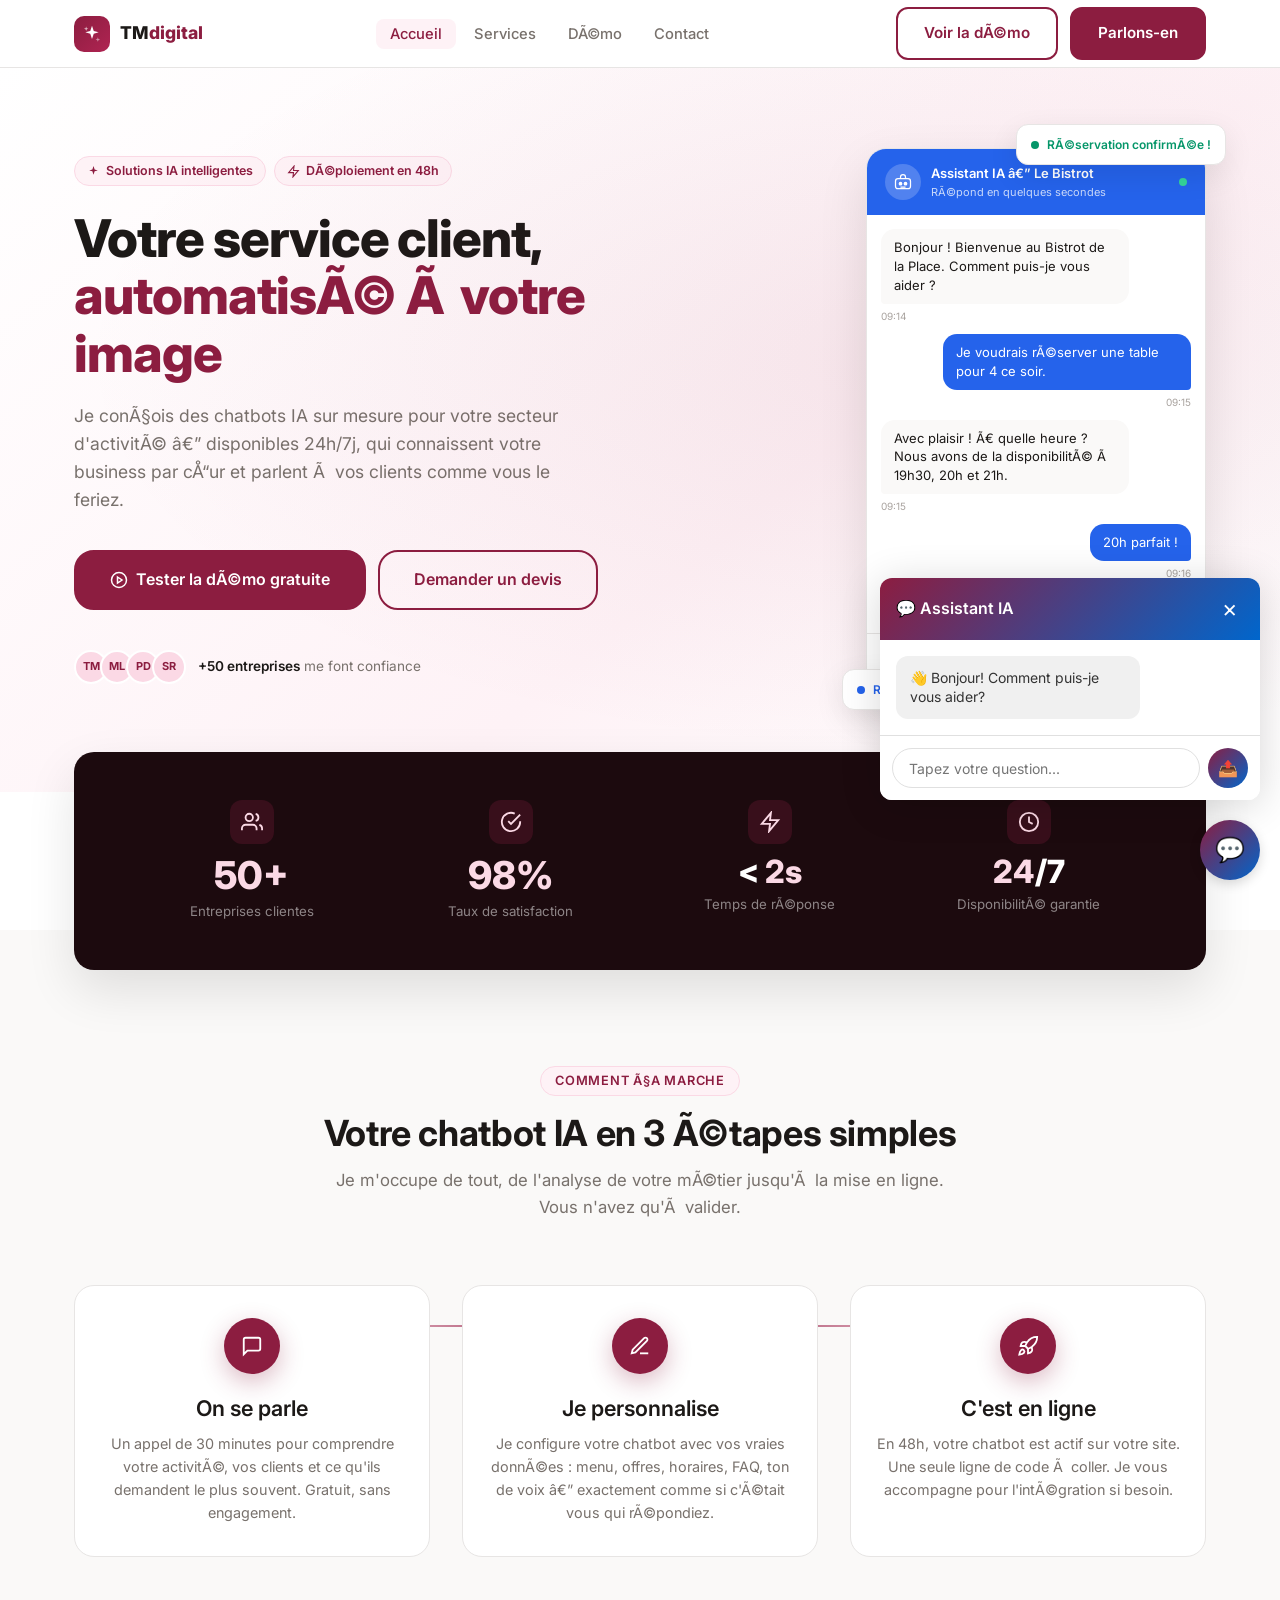
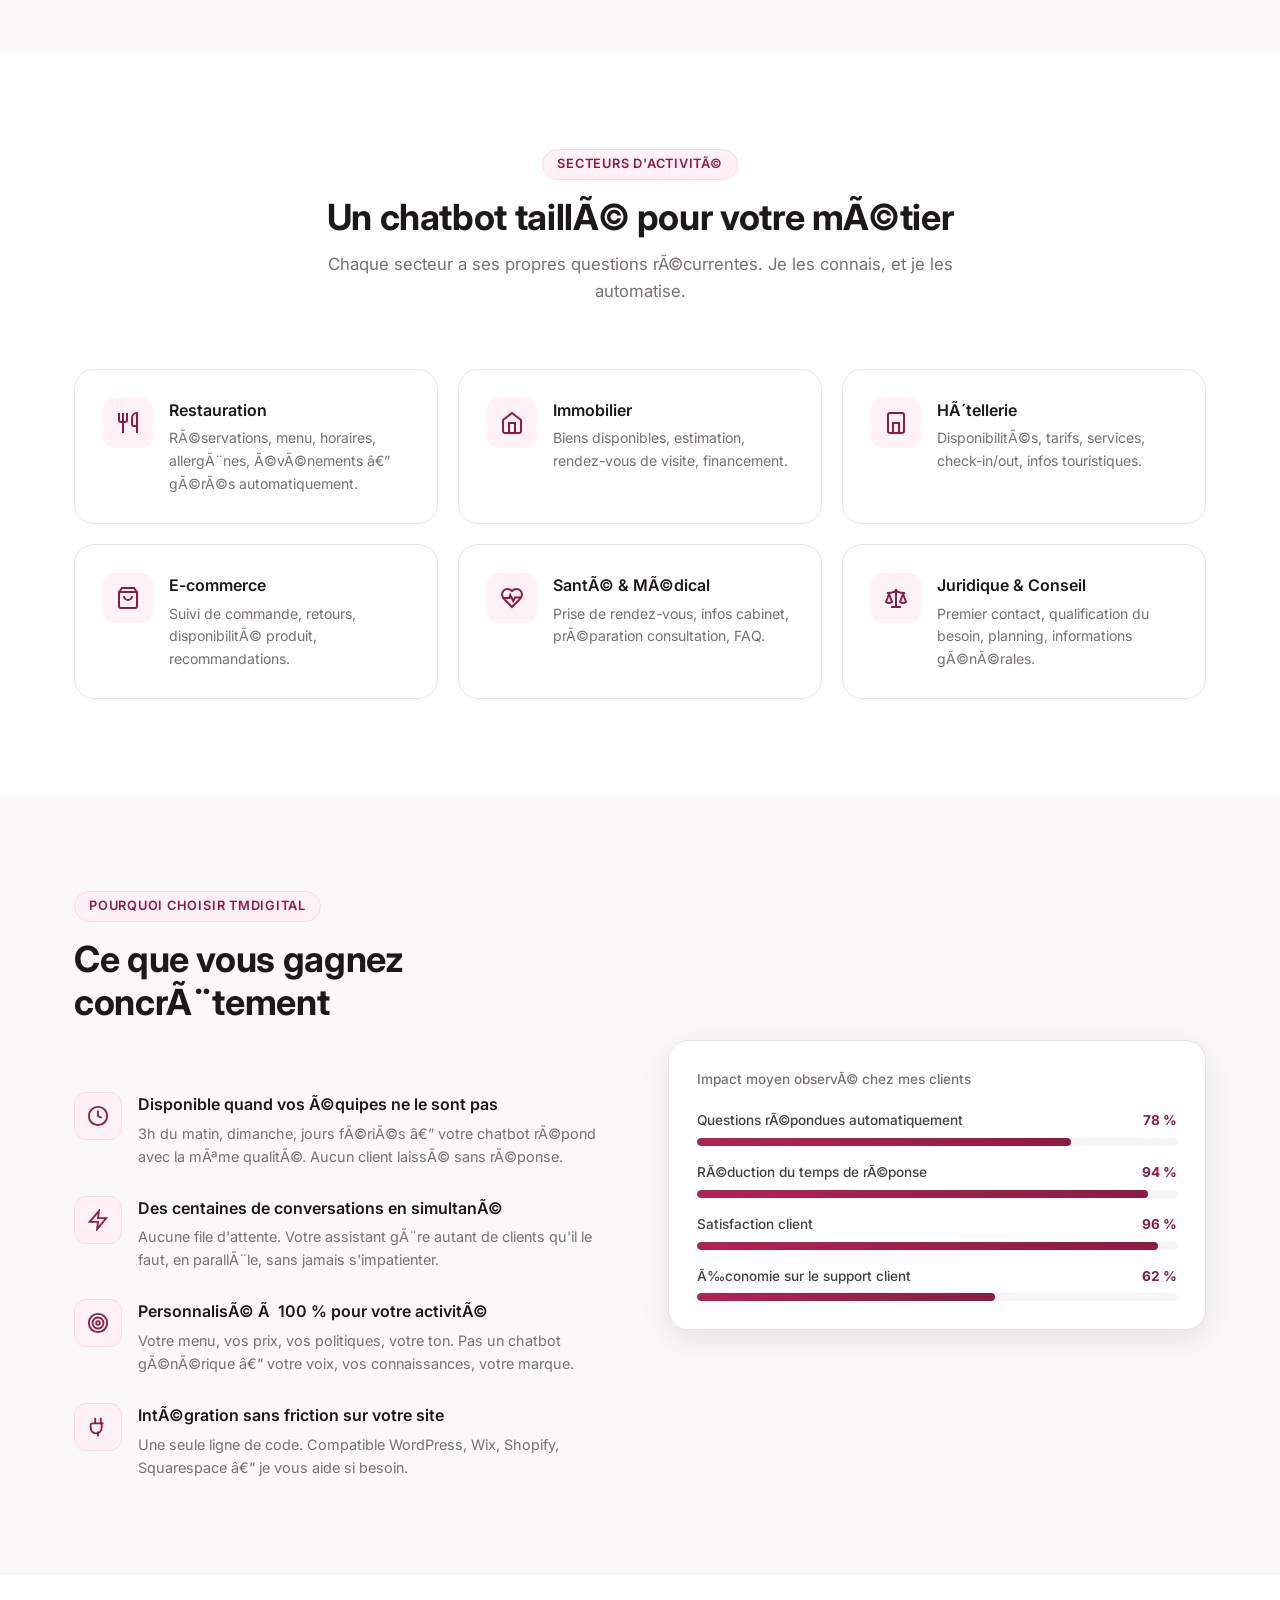
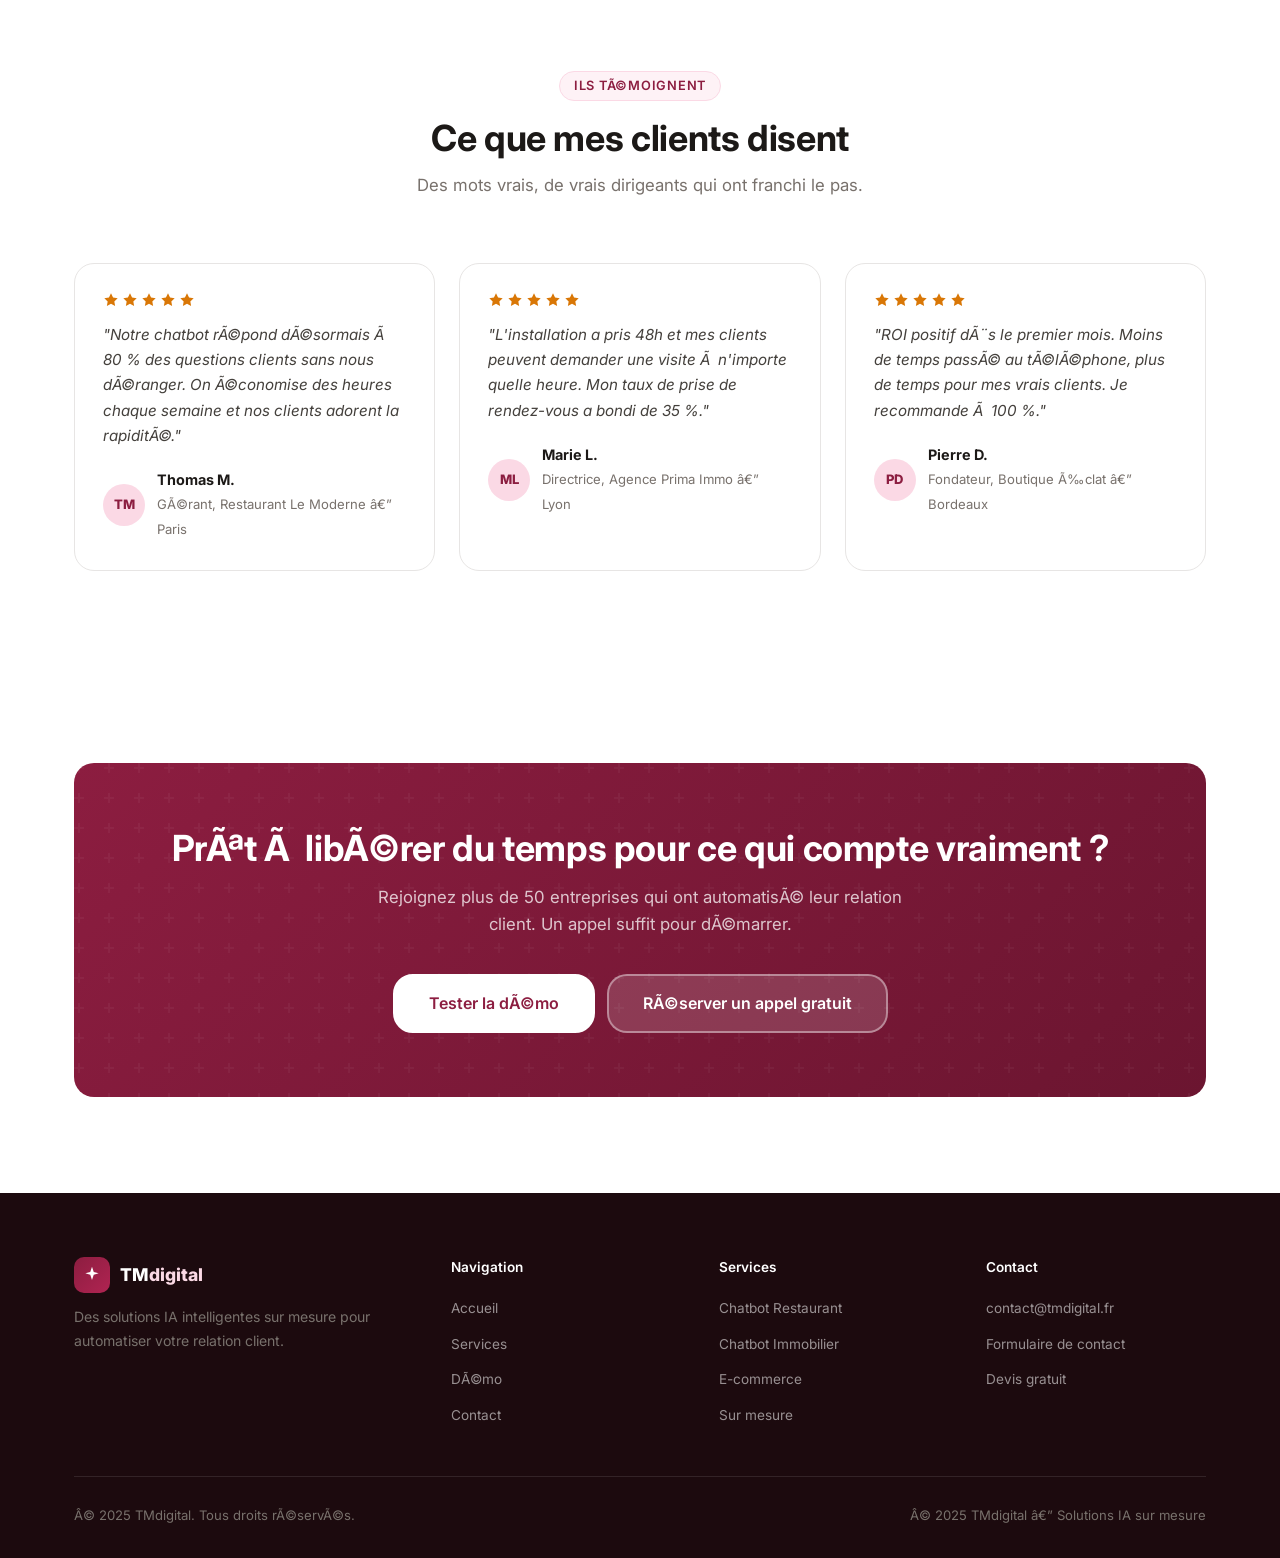
<file: static/index.html>
﻿<!DOCTYPE html>
<html lang="fr">
<head>
  <meta charset="UTF-8" />
  <meta name="viewport" content="width=device-width, initial-scale=1.0" />
  <title>TMdigital â€” Solutions IA sur mesure pour votre entreprise</title>
  <meta name="description" content="TMdigital conÃ§oit des chatbots IA personnalisÃ©s pour votre secteur. Restaurant, immobilier, e-commerce. Disponibles 24h/7j, intÃ©grables en 48h." />
  <link rel="preconnect" href="https://fonts.googleapis.com" />
  <link rel="preconnect" href="https://fonts.gstatic.com" crossorigin />
  <link href="https://fonts.googleapis.com/css2?family=Inter:wght@400;500;600;700;800&display=swap" rel="stylesheet" />
  <link rel="stylesheet" href="/static/css/style.css" />
  <link rel="stylesheet" href="/static/css/chat-widget.css" />
</head>
<body>

<!-- â”€â”€ Navigation â”€â”€ -->
<header class="nav">
  <div class="container nav-inner">
    <a href="/" class="nav-logo">
      <div class="nav-logo-icon">
        <!-- Sparkle IA -->
        <svg width="20" height="20" viewBox="0 0 24 24" fill="white">
          <path d="M12 2l2.09 6.26L20 10l-5.91 1.74L12 18l-2.09-6.26L4 10l5.91-1.74L12 2z"/>
          <path d="M5 3l.68 2.04L7.74 5.72 5.72 6.4 5 8.44 4.28 6.4 2.26 5.72l2.06-.68L5 3z" opacity=".7"/>
          <path d="M19 16l.68 2.04 2.06.68-2.06.68L19 21.44l-.68-2.04-2.06-.68 2.06-.68L19 16z" opacity=".5"/>
        </svg>
      </div>
      <div class="nav-logo-name">TM<span>digital</span></div>
    </a>
    <nav aria-label="Navigation principale">
      <ul class="nav-links">
        <li><a href="/" class="active">Accueil</a></li>
        <li><a href="/services">Services</a></li>
        <li><a href="/demo">DÃ©mo</a></li>
        <li><a href="/contact">Contact</a></li>
      </ul>
    </nav>
    <div class="nav-cta">
      <a href="/demo" class="btn btn-outline">Voir la dÃ©mo</a>
      <a href="/contact" class="btn btn-primary">Parlons-en</a>
    </div>
    <button class="nav-burger" aria-label="Menu" aria-expanded="false">
      <span></span><span></span><span></span>
    </button>
  </div>
</header>

<!-- â”€â”€ Hero â”€â”€ -->
<section class="hero">
  <div class="container hero-grid">
    <div class="hero-content">
      <div class="hero-badges">
        <span class="hero-badge">
          <svg viewBox="0 0 24 24" fill="currentColor"><path d="M12 2l2.09 6.26L20 10l-5.91 1.74L12 18l-2.09-6.26L4 10l5.91-1.74L12 2z"/></svg>
          Solutions IA intelligentes
        </span>
        <span class="hero-badge">
          <svg viewBox="0 0 24 24" fill="none" stroke="currentColor" stroke-width="2"><path d="M13 2L3 14h9l-1 8 10-12h-9l1-8z"/></svg>
          DÃ©ploiement en 48h
        </span>
      </div>
      <h1>
        Votre service client,<br>
        <em>automatisÃ© Ã  votre image</em>
      </h1>
      <p class="hero-sub">
        Je conÃ§ois des chatbots IA sur mesure pour votre secteur d'activitÃ© â€”
        disponibles 24h/7j, qui connaissent votre business par cÅ“ur et parlent
        Ã  vos clients comme vous le feriez.
      </p>
      <div class="hero-actions">
        <a href="/demo" class="btn btn-primary btn-lg">
          <svg width="18" height="18" viewBox="0 0 24 24" fill="none" stroke="currentColor" stroke-width="2"><circle cx="12" cy="12" r="10"/><polygon points="10 8 16 12 10 16 10 8"/></svg>
          Tester la dÃ©mo gratuite
        </a>
        <a href="/contact" class="btn btn-outline btn-lg">Demander un devis</a>
      </div>
      <div class="hero-trust">
        <div class="trust-avatars">
          <div class="trust-avatar">TM</div>
          <div class="trust-avatar">ML</div>
          <div class="trust-avatar">PD</div>
          <div class="trust-avatar">SR</div>
        </div>
        <p class="trust-text"><strong>+50 entreprises</strong> me font confiance</p>
      </div>
    </div>

    <div class="hero-visual">
      <div style="position:relative">
        <div class="chat-mockup">
          <div class="chat-mockup-header">
            <div class="cm-avatar">
              <svg width="20" height="20" viewBox="0 0 24 24" fill="none" stroke="white" stroke-width="1.5"><rect x="3" y="8" width="18" height="12" rx="3"/><path d="M9 8V6a3 3 0 116 0v2"/><circle cx="9" cy="14" r="1.5" fill="white"/><circle cx="15" cy="14" r="1.5" fill="white"/><path d="M9 18h6"/></svg>
            </div>
            <div class="cm-info">
              <h4>Assistant IA â€” Le Bistrot</h4>
              <p>RÃ©pond en quelques secondes</p>
            </div>
            <div class="cm-status"></div>
          </div>
          <div class="chat-mockup-body">
            <div class="cm-msg bot">
              <div class="cm-bubble">Bonjour ! Bienvenue au Bistrot de la Place. Comment puis-je vous aider ?</div>
              <div class="cm-time">09:14</div>
            </div>
            <div class="cm-msg user">
              <div class="cm-bubble">Je voudrais rÃ©server une table pour 4 ce soir.</div>
              <div class="cm-time">09:15</div>
            </div>
            <div class="cm-msg bot">
              <div class="cm-bubble">Avec plaisir ! Ã€ quelle heure ? Nous avons de la disponibilitÃ© Ã  19h30, 20h et 21h.</div>
              <div class="cm-time">09:15</div>
            </div>
            <div class="cm-msg user">
              <div class="cm-bubble">20h parfait !</div>
              <div class="cm-time">09:16</div>
            </div>
            <div class="cm-msg cm-typing bot">
              <div class="cm-bubble">
                <div class="cm-dot"></div>
                <div class="cm-dot"></div>
                <div class="cm-dot"></div>
              </div>
            </div>
          </div>
          <div class="chat-mockup-input">
            <div class="cm-input-field">Votre messageâ€¦</div>
            <div class="cm-send-btn">
              <svg width="14" height="14" viewBox="0 0 24 24" fill="none" stroke="white" stroke-width="2.5"><line x1="22" y1="2" x2="11" y2="13"/><polygon points="22 2 15 22 11 13 2 9 22 2"/></svg>
            </div>
          </div>
        </div>
        <div class="float-badge float-badge-1">
          <div class="float-dot"></div>
          RÃ©servation confirmÃ©e !
        </div>
        <div class="float-badge float-badge-2">
          <div class="float-dot"></div>
          RÃ©ponse en &lt; 2 secondes
        </div>
      </div>
    </div>
  </div>
</section>

<!-- â”€â”€ Stats â”€â”€ -->
<section class="section stats">
  <div class="container">
    <div class="stats-inner">
      <div class="stat-item fade-up">
        <div class="stat-icon">
          <svg viewBox="0 0 24 24" fill="none" stroke="currentColor" stroke-width="2"><path d="M17 21v-2a4 4 0 00-4-4H5a4 4 0 00-4 4v2"/><circle cx="9" cy="7" r="4"/><path d="M23 21v-2a4 4 0 00-3-3.87"/><path d="M16 3.13a4 4 0 010 7.75"/></svg>
        </div>
        <div class="stat-number"><em data-count="50" data-suffix="+">50+</em></div>
        <div class="stat-label">Entreprises clientes</div>
      </div>
      <div class="stat-item fade-up">
        <div class="stat-icon">
          <svg viewBox="0 0 24 24" fill="none" stroke="currentColor" stroke-width="2"><path d="M22 11.08V12a10 10 0 11-5.93-9.14"/><polyline points="22 4 12 14.01 9 11.01"/></svg>
        </div>
        <div class="stat-number"><em data-count="98" data-suffix="%">98%</em></div>
        <div class="stat-label">Taux de satisfaction</div>
      </div>
      <div class="stat-item fade-up">
        <div class="stat-icon">
          <svg viewBox="0 0 24 24" fill="none" stroke="currentColor" stroke-width="2"><polygon points="13 2 3 14 12 14 11 22 21 10 12 10 13 2"/></svg>
        </div>
        <div class="stat-number" style="font-size:2rem">&lt; <em>2s</em></div>
        <div class="stat-label">Temps de rÃ©ponse</div>
      </div>
      <div class="stat-item fade-up">
        <div class="stat-icon">
          <svg viewBox="0 0 24 24" fill="none" stroke="currentColor" stroke-width="2"><circle cx="12" cy="12" r="10"/><polyline points="12 6 12 12 16 14"/></svg>
        </div>
        <div class="stat-number" style="font-size:2rem"><em>24</em>/7</div>
        <div class="stat-label">DisponibilitÃ© garantie</div>
      </div>
    </div>
  </div>
</section>

<!-- â”€â”€ Comment Ã§a marche â”€â”€ -->
<section class="section section--alt" style="padding-top:136px">
  <div class="container">
    <div class="section-header fade-up">
      <span class="section-label">Comment Ã§a marche</span>
      <h2>Votre chatbot IA en 3 Ã©tapes simples</h2>
      <p>Je m'occupe de tout, de l'analyse de votre mÃ©tier jusqu'Ã  la mise en ligne. Vous n'avez qu'Ã  valider.</p>
    </div>
    <div class="steps">
      <div class="step-card fade-up">
        <div class="step-num">
          <svg viewBox="0 0 24 24" fill="none" stroke="white" stroke-width="2"><path d="M21 15a2 2 0 01-2 2H7l-4 4V5a2 2 0 012-2h14a2 2 0 012 2z"/></svg>
        </div>
        <h3>On se parle</h3>
        <p>Un appel de 30 minutes pour comprendre votre activitÃ©, vos clients et ce qu'ils demandent le plus souvent. Gratuit, sans engagement.</p>
      </div>
      <div class="step-card fade-up">
        <div class="step-num">
          <svg viewBox="0 0 24 24" fill="none" stroke="white" stroke-width="2"><path d="M12 20h9"/><path d="M16.5 3.5a2.121 2.121 0 013 3L7 19l-4 1 1-4L16.5 3.5z"/></svg>
        </div>
        <h3>Je personnalise</h3>
        <p>Je configure votre chatbot avec vos vraies donnÃ©es : menu, offres, horaires, FAQ, ton de voix â€” exactement comme si c'Ã©tait vous qui rÃ©pondiez.</p>
      </div>
      <div class="step-card fade-up">
        <div class="step-num">
          <svg viewBox="0 0 24 24" fill="none" stroke="white" stroke-width="2"><path d="M4.5 16.5c-1.5 1.26-2 5-2 5s3.74-.5 5-2c.71-.84.7-2.13-.09-2.91a2.18 2.18 0 00-2.91-.09z"/><path d="m12 15-3-3a22 22 0 012-3.95A12.88 12.88 0 0122 2c0 2.72-.78 7.5-6 11a22.35 22.35 0 01-4 2z"/><path d="M9 12H4s.55-3.03 2-4c1.62-1.08 5 0 5 0"/><path d="M12 15v5s3.03-.55 4-2c1.08-1.62 0-5 0-5"/></svg>
        </div>
        <h3>C'est en ligne</h3>
        <p>En 48h, votre chatbot est actif sur votre site. Une seule ligne de code Ã  coller. Je vous accompagne pour l'intÃ©gration si besoin.</p>
      </div>
    </div>
  </div>
</section>

<!-- â”€â”€ Secteurs â”€â”€ -->
<section class="section">
  <div class="container">
    <div class="section-header fade-up">
      <span class="section-label">Secteurs d'activitÃ©</span>
      <h2>Un chatbot taillÃ© pour votre mÃ©tier</h2>
      <p>Chaque secteur a ses propres questions rÃ©currentes. Je les connais, et je les automatise.</p>
    </div>
    <div class="industries-grid">
      <div class="industry-card fade-up">
        <div class="industry-icon">
          <svg viewBox="0 0 24 24" fill="none" stroke="currentColor" stroke-width="2"><path d="M3 2v7c0 1.1.9 2 2 2h4a2 2 0 002-2V2"/><path d="M7 2v20"/><path d="M21 15V2a5 5 0 00-5 5v6c0 1.1.9 2 2 2h3zm0 0v7"/></svg>
        </div>
        <div class="industry-info">
          <h4>Restauration</h4>
          <p>RÃ©servations, menu, horaires, allergÃ¨nes, Ã©vÃ©nements â€” gÃ©rÃ©s automatiquement.</p>
        </div>
      </div>
      <div class="industry-card fade-up">
        <div class="industry-icon">
          <svg viewBox="0 0 24 24" fill="none" stroke="currentColor" stroke-width="2"><path d="m3 9 9-7 9 7v11a2 2 0 01-2 2H5a2 2 0 01-2-2z"/><polyline points="9 22 9 12 15 12 15 22"/></svg>
        </div>
        <div class="industry-info">
          <h4>Immobilier</h4>
          <p>Biens disponibles, estimation, rendez-vous de visite, financement.</p>
        </div>
      </div>
      <div class="industry-card fade-up">
        <div class="industry-icon">
          <svg viewBox="0 0 24 24" fill="none" stroke="currentColor" stroke-width="2"><rect x="4" y="2" width="16" height="20" rx="2"/><path d="M9 22V12h6v10"/><path d="M8 6h.01M12 6h.01M16 6h.01M8 10h.01M12 10h.01M16 10h.01"/></svg>
        </div>
        <div class="industry-info">
          <h4>HÃ´tellerie</h4>
          <p>DisponibilitÃ©s, tarifs, services, check-in/out, infos touristiques.</p>
        </div>
      </div>
      <div class="industry-card fade-up">
        <div class="industry-icon">
          <svg viewBox="0 0 24 24" fill="none" stroke="currentColor" stroke-width="2"><path d="M6 2 3 6v14a2 2 0 002 2h14a2 2 0 002-2V6l-3-4z"/><line x1="3" y1="6" x2="21" y2="6"/><path d="M16 10a4 4 0 01-8 0"/></svg>
        </div>
        <div class="industry-info">
          <h4>E-commerce</h4>
          <p>Suivi de commande, retours, disponibilitÃ© produit, recommandations.</p>
        </div>
      </div>
      <div class="industry-card fade-up">
        <div class="industry-icon">
          <svg viewBox="0 0 24 24" fill="none" stroke="currentColor" stroke-width="2"><path d="M19 14c1.49-1.46 3-3.21 3-5.5A5.5 5.5 0 0016.5 3c-1.76 0-3 .5-4.5 2-1.5-1.5-2.74-2-4.5-2A5.5 5.5 0 002 8.5c0 2.3 1.5 4.05 3 5.5l7 7Z"/><path d="M3.22 12H9.5l.75-3 3 6 1.75-3.5H21"/></svg>
        </div>
        <div class="industry-info">
          <h4>SantÃ© & MÃ©dical</h4>
          <p>Prise de rendez-vous, infos cabinet, prÃ©paration consultation, FAQ.</p>
        </div>
      </div>
      <div class="industry-card fade-up">
        <div class="industry-icon">
          <svg viewBox="0 0 24 24" fill="none" stroke="currentColor" stroke-width="2"><path d="m16 16 3-8 3 8c-.87.65-1.92 1-3 1s-2.13-.35-3-1Z"/><path d="m2 16 3-8 3 8c-.87.65-1.92 1-3 1s-2.13-.35-3-1Z"/><path d="M7 21h10M12 3v18M3 7h2c2 0 5-1 7-2 2 1 5 2 7 2h2"/></svg>
        </div>
        <div class="industry-info">
          <h4>Juridique & Conseil</h4>
          <p>Premier contact, qualification du besoin, planning, informations gÃ©nÃ©rales.</p>
        </div>
      </div>
    </div>
  </div>
</section>

<!-- â”€â”€ Avantages â”€â”€ -->
<section class="section section--alt">
  <div class="container">
    <div class="benefits-grid">
      <div class="benefits-list">
        <div class="section-header" style="text-align:left;margin-bottom:40px;margin-inline:0">
          <span class="section-label fade-up">Pourquoi choisir TMdigital</span>
          <h2 class="fade-up">Ce que vous gagnez concrÃ¨tement</h2>
        </div>
        <div class="benefit-item fade-up">
          <div class="benefit-icon">
            <svg viewBox="0 0 24 24" fill="none" stroke="currentColor" stroke-width="2"><circle cx="12" cy="12" r="10"/><polyline points="12 6 12 12 16 14"/></svg>
          </div>
          <div class="benefit-text">
            <h4>Disponible quand vos Ã©quipes ne le sont pas</h4>
            <p>3h du matin, dimanche, jours fÃ©riÃ©s â€” votre chatbot rÃ©pond avec la mÃªme qualitÃ©. Aucun client laissÃ© sans rÃ©ponse.</p>
          </div>
        </div>
        <div class="benefit-item fade-up">
          <div class="benefit-icon">
            <svg viewBox="0 0 24 24" fill="none" stroke="currentColor" stroke-width="2"><polygon points="13 2 3 14 12 14 11 22 21 10 12 10 13 2"/></svg>
          </div>
          <div class="benefit-text">
            <h4>Des centaines de conversations en simultanÃ©</h4>
            <p>Aucune file d'attente. Votre assistant gÃ¨re autant de clients qu'il le faut, en parallÃ¨le, sans jamais s'impatienter.</p>
          </div>
        </div>
        <div class="benefit-item fade-up">
          <div class="benefit-icon">
            <svg viewBox="0 0 24 24" fill="none" stroke="currentColor" stroke-width="2"><circle cx="12" cy="12" r="10"/><circle cx="12" cy="12" r="6"/><circle cx="12" cy="12" r="2"/></svg>
          </div>
          <div class="benefit-text">
            <h4>PersonnalisÃ© Ã  100 % pour votre activitÃ©</h4>
            <p>Votre menu, vos prix, vos politiques, votre ton. Pas un chatbot gÃ©nÃ©rique â€” votre voix, vos connaissances, votre marque.</p>
          </div>
        </div>
        <div class="benefit-item fade-up">
          <div class="benefit-icon">
            <svg viewBox="0 0 24 24" fill="none" stroke="currentColor" stroke-width="2"><path d="M12 22v-5"/><path d="M9 8V2"/><path d="M15 8V2"/><path d="M18 8H6a2 2 0 00-2 2v3a6 6 0 0012 0v-3a2 2 0 00-2-2Z"/></svg>
          </div>
          <div class="benefit-text">
            <h4>IntÃ©gration sans friction sur votre site</h4>
            <p>Une seule ligne de code. Compatible WordPress, Wix, Shopify, Squarespace â€” je vous aide si besoin.</p>
          </div>
        </div>
      </div>
      <div class="benefits-visual fade-up">
        <div class="metrics-card">
          <h4>Impact moyen observÃ© chez mes clients</h4>
          <div class="metric-bar-item">
            <div class="metric-label">
              <span>Questions rÃ©pondues automatiquement</span>
              <span>78 %</span>
            </div>
            <div class="metric-bar"><div class="metric-fill" style="width:78%"></div></div>
          </div>
          <div class="metric-bar-item">
            <div class="metric-label">
              <span>RÃ©duction du temps de rÃ©ponse</span>
              <span>94 %</span>
            </div>
            <div class="metric-bar"><div class="metric-fill" style="width:94%"></div></div>
          </div>
          <div class="metric-bar-item">
            <div class="metric-label">
              <span>Satisfaction client</span>
              <span>96 %</span>
            </div>
            <div class="metric-bar"><div class="metric-fill" style="width:96%"></div></div>
          </div>
          <div class="metric-bar-item">
            <div class="metric-label">
              <span>Ã‰conomie sur le support client</span>
              <span>62 %</span>
            </div>
            <div class="metric-bar"><div class="metric-fill" style="width:62%"></div></div>
          </div>
        </div>
      </div>
    </div>
  </div>
</section>

<!-- â”€â”€ TÃ©moignages â”€â”€ -->
<section class="section">
  <div class="container">
    <div class="section-header fade-up">
      <span class="section-label">Ils tÃ©moignent</span>
      <h2>Ce que mes clients disent</h2>
      <p>Des mots vrais, de vrais dirigeants qui ont franchi le pas.</p>
    </div>
    <div class="testimonials-grid">
      <div class="testimonial-card fade-up">
        <div class="stars">
          <svg viewBox="0 0 24 24" fill="currentColor"><polygon points="12 2 15.09 8.26 22 9.27 17 14.14 18.18 21.02 12 17.77 5.82 21.02 7 14.14 2 9.27 8.91 8.26 12 2"/></svg>
          <svg viewBox="0 0 24 24" fill="currentColor"><polygon points="12 2 15.09 8.26 22 9.27 17 14.14 18.18 21.02 12 17.77 5.82 21.02 7 14.14 2 9.27 8.91 8.26 12 2"/></svg>
          <svg viewBox="0 0 24 24" fill="currentColor"><polygon points="12 2 15.09 8.26 22 9.27 17 14.14 18.18 21.02 12 17.77 5.82 21.02 7 14.14 2 9.27 8.91 8.26 12 2"/></svg>
          <svg viewBox="0 0 24 24" fill="currentColor"><polygon points="12 2 15.09 8.26 22 9.27 17 14.14 18.18 21.02 12 17.77 5.82 21.02 7 14.14 2 9.27 8.91 8.26 12 2"/></svg>
          <svg viewBox="0 0 24 24" fill="currentColor"><polygon points="12 2 15.09 8.26 22 9.27 17 14.14 18.18 21.02 12 17.77 5.82 21.02 7 14.14 2 9.27 8.91 8.26 12 2"/></svg>
        </div>
        <p class="testimonial-text">
          "Notre chatbot rÃ©pond dÃ©sormais Ã  80 % des questions clients sans nous dÃ©ranger.
          On Ã©conomise des heures chaque semaine et nos clients adorent la rapiditÃ©."
        </p>
        <div class="testimonial-author">
          <div class="author-avatar">TM</div>
          <div class="author-info">
            <strong>Thomas M.</strong>
            <span>GÃ©rant, Restaurant Le Moderne â€” Paris</span>
          </div>
        </div>
      </div>
      <div class="testimonial-card fade-up">
        <div class="stars">
          <svg viewBox="0 0 24 24" fill="currentColor"><polygon points="12 2 15.09 8.26 22 9.27 17 14.14 18.18 21.02 12 17.77 5.82 21.02 7 14.14 2 9.27 8.91 8.26 12 2"/></svg>
          <svg viewBox="0 0 24 24" fill="currentColor"><polygon points="12 2 15.09 8.26 22 9.27 17 14.14 18.18 21.02 12 17.77 5.82 21.02 7 14.14 2 9.27 8.91 8.26 12 2"/></svg>
          <svg viewBox="0 0 24 24" fill="currentColor"><polygon points="12 2 15.09 8.26 22 9.27 17 14.14 18.18 21.02 12 17.77 5.82 21.02 7 14.14 2 9.27 8.91 8.26 12 2"/></svg>
          <svg viewBox="0 0 24 24" fill="currentColor"><polygon points="12 2 15.09 8.26 22 9.27 17 14.14 18.18 21.02 12 17.77 5.82 21.02 7 14.14 2 9.27 8.91 8.26 12 2"/></svg>
          <svg viewBox="0 0 24 24" fill="currentColor"><polygon points="12 2 15.09 8.26 22 9.27 17 14.14 18.18 21.02 12 17.77 5.82 21.02 7 14.14 2 9.27 8.91 8.26 12 2"/></svg>
        </div>
        <p class="testimonial-text">
          "L'installation a pris 48h et mes clients peuvent demander une visite Ã  n'importe quelle heure.
          Mon taux de prise de rendez-vous a bondi de 35 %."
        </p>
        <div class="testimonial-author">
          <div class="author-avatar">ML</div>
          <div class="author-info">
            <strong>Marie L.</strong>
            <span>Directrice, Agence Prima Immo â€” Lyon</span>
          </div>
        </div>
      </div>
      <div class="testimonial-card fade-up">
        <div class="stars">
          <svg viewBox="0 0 24 24" fill="currentColor"><polygon points="12 2 15.09 8.26 22 9.27 17 14.14 18.18 21.02 12 17.77 5.82 21.02 7 14.14 2 9.27 8.91 8.26 12 2"/></svg>
          <svg viewBox="0 0 24 24" fill="currentColor"><polygon points="12 2 15.09 8.26 22 9.27 17 14.14 18.18 21.02 12 17.77 5.82 21.02 7 14.14 2 9.27 8.91 8.26 12 2"/></svg>
          <svg viewBox="0 0 24 24" fill="currentColor"><polygon points="12 2 15.09 8.26 22 9.27 17 14.14 18.18 21.02 12 17.77 5.82 21.02 7 14.14 2 9.27 8.91 8.26 12 2"/></svg>
          <svg viewBox="0 0 24 24" fill="currentColor"><polygon points="12 2 15.09 8.26 22 9.27 17 14.14 18.18 21.02 12 17.77 5.82 21.02 7 14.14 2 9.27 8.91 8.26 12 2"/></svg>
          <svg viewBox="0 0 24 24" fill="currentColor"><polygon points="12 2 15.09 8.26 22 9.27 17 14.14 18.18 21.02 12 17.77 5.82 21.02 7 14.14 2 9.27 8.91 8.26 12 2"/></svg>
        </div>
        <p class="testimonial-text">
          "ROI positif dÃ¨s le premier mois. Moins de temps passÃ© au tÃ©lÃ©phone,
          plus de temps pour mes vrais clients. Je recommande Ã  100 %."
        </p>
        <div class="testimonial-author">
          <div class="author-avatar">PD</div>
          <div class="author-info">
            <strong>Pierre D.</strong>
            <span>Fondateur, Boutique Ã‰clat â€” Bordeaux</span>
          </div>
        </div>
      </div>
    </div>
  </div>
</section>

<!-- â”€â”€ CTA â”€â”€ -->
<section class="section">
  <div class="container">
    <div class="cta-banner fade-up">
      <h2>PrÃªt Ã  libÃ©rer du temps pour ce qui compte vraiment ?</h2>
      <p>Rejoignez plus de 50 entreprises qui ont automatisÃ© leur relation client. Un appel suffit pour dÃ©marrer.</p>
      <div class="btn-actions">
        <a href="/demo" class="btn btn-white btn-lg">Tester la dÃ©mo</a>
        <a href="/contact" class="btn btn-lg" style="background:rgba(255,255,255,.15);color:#fff;border-color:rgba(255,255,255,.4)">
          RÃ©server un appel gratuit
        </a>
      </div>
    </div>
  </div>
</section>

<!-- â”€â”€ Footer â”€â”€ -->
<footer class="footer">
  <div class="container">
    <div class="footer-grid">
      <div class="footer-brand">
        <a href="/" class="nav-logo" style="color:#fff">
          <div class="nav-logo-icon footer-logo-icon">
            <svg width="20" height="20" viewBox="0 0 24 24" fill="white"><path d="M12 2l2.09 6.26L20 10l-5.91 1.74L12 18l-2.09-6.26L4 10l5.91-1.74L12 2z"/></svg>
          </div>
          <div class="nav-logo-name">TM<span style="color:var(--primary-100)">digital</span></div>
        </a>
        <p>Des solutions IA intelligentes sur mesure pour automatiser votre relation client.</p>
      </div>
      <div class="footer-col">
        <h5>Navigation</h5>
        <ul class="footer-links">
          <li><a href="/">Accueil</a></li>
          <li><a href="/services">Services</a></li>
          <li><a href="/demo">DÃ©mo</a></li>
          <li><a href="/contact">Contact</a></li>
        </ul>
      </div>
      <div class="footer-col">
        <h5>Services</h5>
        <ul class="footer-links">
          <li><a href="/services">Chatbot Restaurant</a></li>
          <li><a href="/services">Chatbot Immobilier</a></li>
          <li><a href="/services">E-commerce</a></li>
          <li><a href="/services">Sur mesure</a></li>
        </ul>
      </div>
      <div class="footer-col">
        <h5>Contact</h5>
        <ul class="footer-links">
          <li><a href="mailto:contact@tmdigital.fr">contact@tmdigital.fr</a></li>
          <li><a href="/contact">Formulaire de contact</a></li>
          <li><a href="/contact">Devis gratuit</a></li>
        </ul>
      </div>
    </div>
    <div class="footer-bottom">
      <p>Â© 2025 TMdigital. Tous droits rÃ©servÃ©s.</p>
      <p>Â© 2025 TMdigital â€” Solutions IA sur mesure</p>
    </div>
  </div>
</footer>

<script src="/static/js/main.js"></script>
<script src="/static/js/chat-widget.js"></script>
<script src="/static/js/live-chat.js"></script>
</body>
</html>
</file>
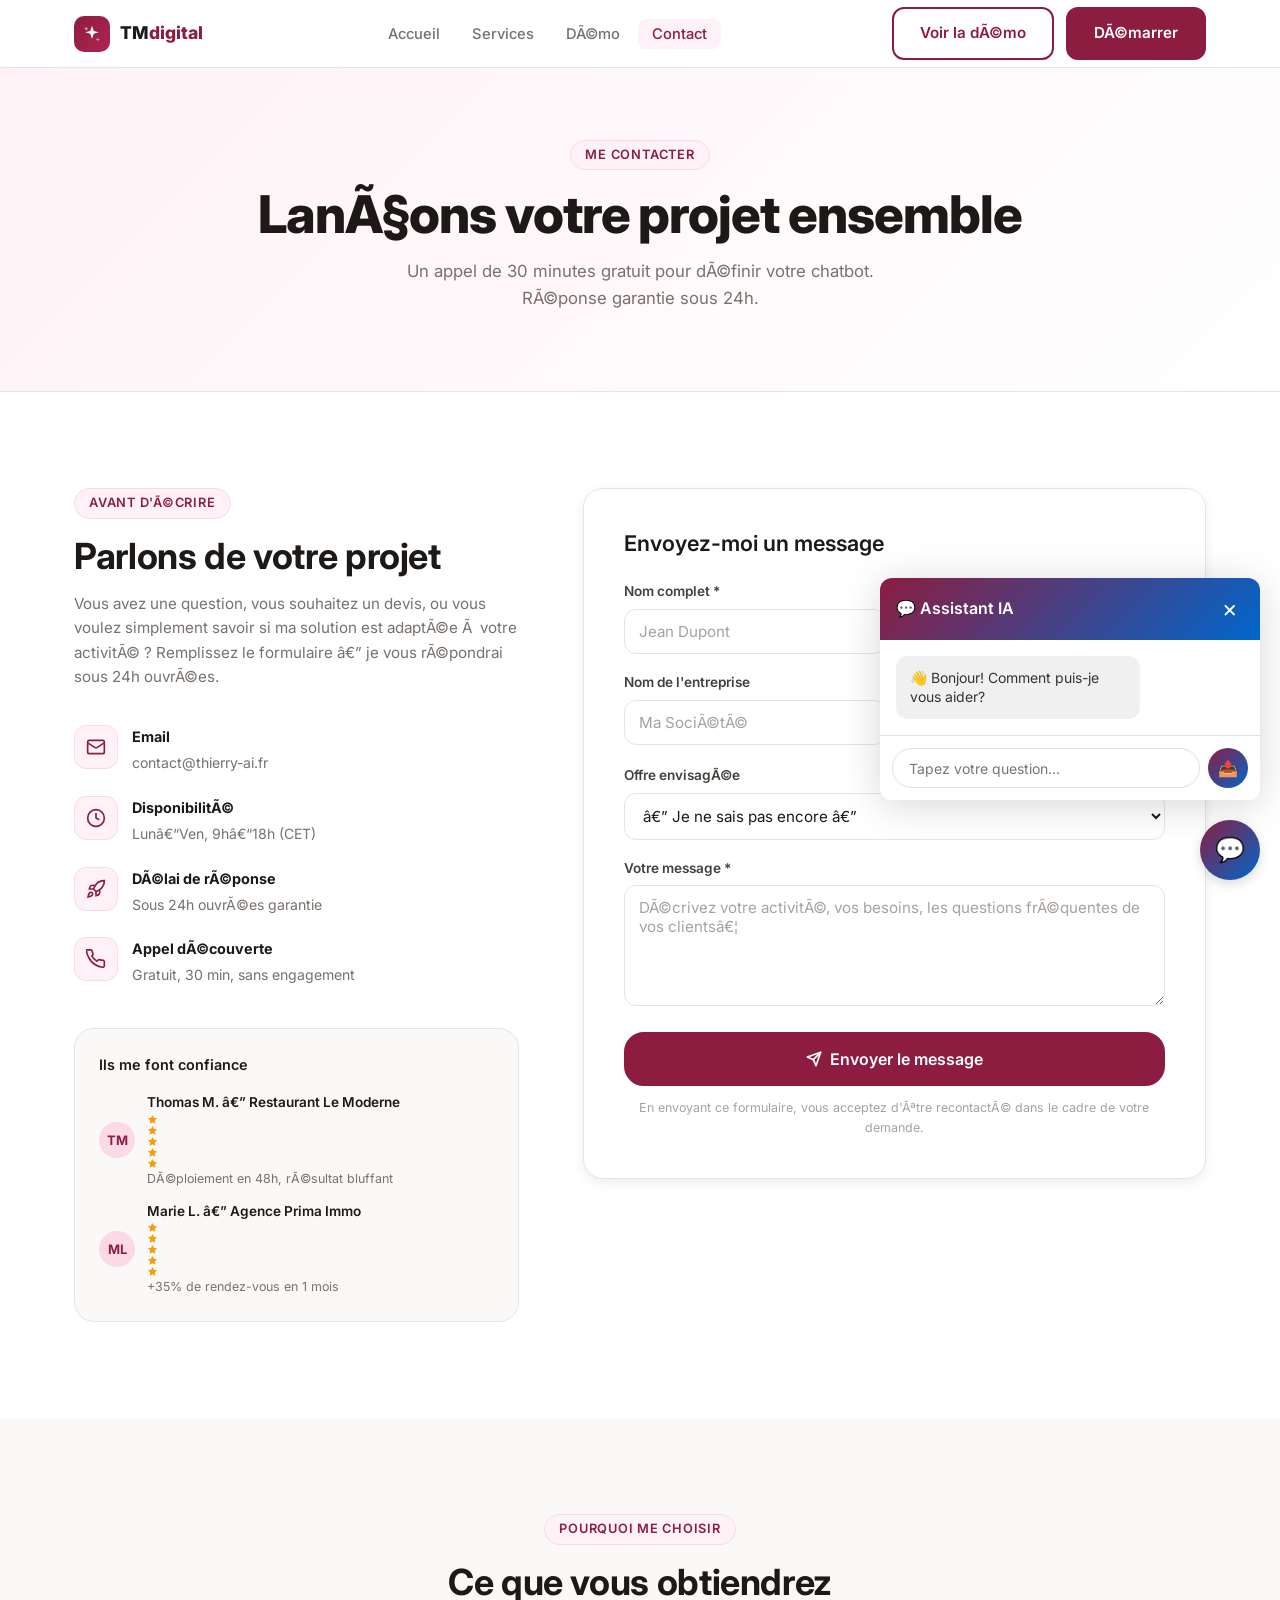
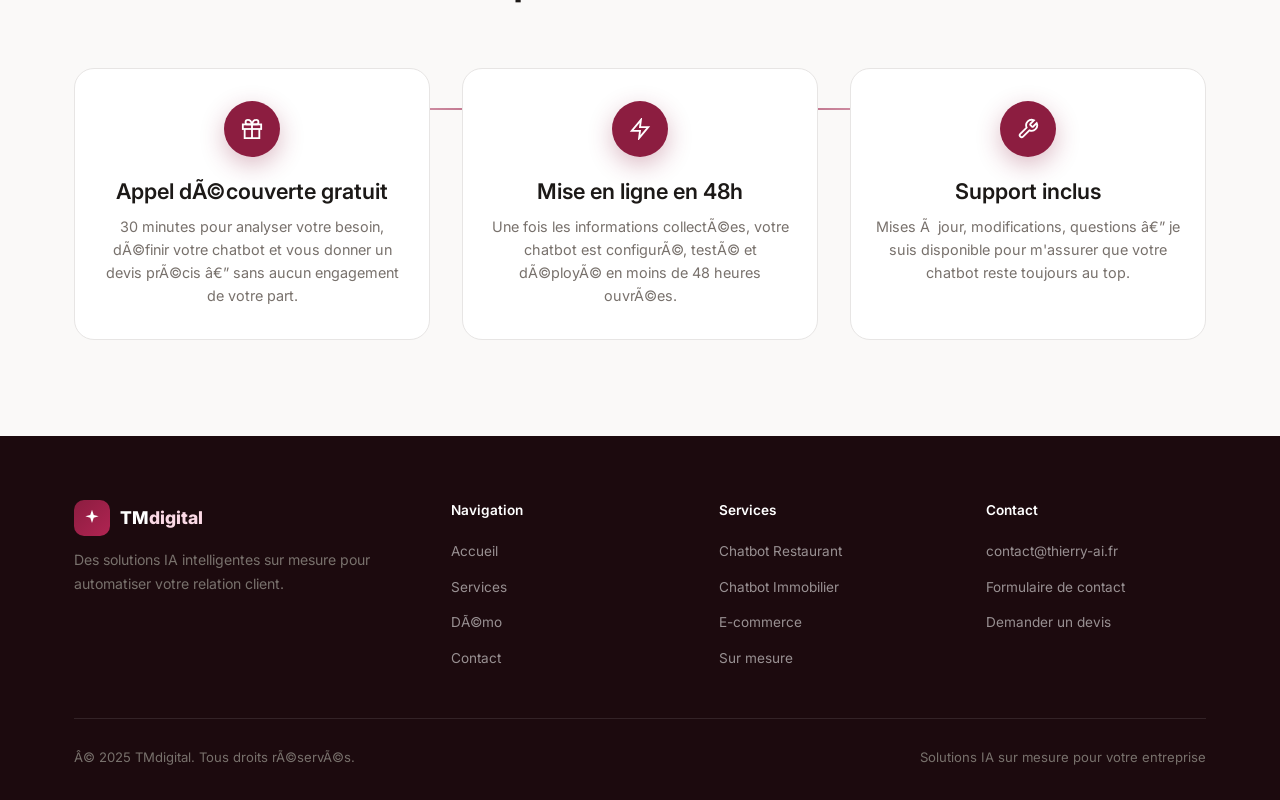
<file: static/contact.html>
﻿<!DOCTYPE html>
<html lang="fr">
<head>
  <meta charset="UTF-8" />
  <meta name="viewport" content="width=device-width, initial-scale=1.0" />
  <title>Contact â€” TMdigital</title>
  <meta name="description" content="Contactez-moi pour lancer votre projet de chatbot IA. Appel de dÃ©couverte gratuit de 30 minutes. RÃ©ponse sous 24h." />
  <link rel="preconnect" href="https://fonts.googleapis.com" />
  <link rel="preconnect" href="https://fonts.gstatic.com" crossorigin />
  <link href="https://fonts.googleapis.com/css2?family=Inter:wght@400;500;600;700;800&display=swap" rel="stylesheet" />
  <link rel="stylesheet" href="/static/css/style.css" />
  <link rel="stylesheet" href="/static/css/chat-widget.css" />
</head>
<body>

<!-- â”€â”€ Navigation â”€â”€ -->
<header class="nav">
  <div class="container nav-inner">
    <a href="/" class="nav-logo">
      <div class="nav-logo-icon">
        <svg width="20" height="20" viewBox="0 0 24 24" fill="white"><path d="M12 2l2.09 6.26L20 10l-5.91 1.74L12 18l-2.09-6.26L4 10l5.91-1.74L12 2z"/><path d="M5 3l.68 2.04L7.74 5.72 5.72 6.4 5 8.44 4.28 6.4 2.26 5.72l2.06-.68L5 3z" opacity=".7"/><path d="M19 16l.68 2.04 2.06.68-2.06.68L19 21.44l-.68-2.04-2.06-.68 2.06-.68L19 16z" opacity=".5"/></svg>
      </div>
      <div class="nav-logo-name">TM<span>digital</span></div>
    </a>
    <nav aria-label="Navigation principale">
      <ul class="nav-links">
        <li><a href="/">Accueil</a></li>
        <li><a href="/services">Services</a></li>
        <li><a href="/demo">DÃ©mo</a></li>
        <li><a href="/contact" class="active">Contact</a></li>
      </ul>
    </nav>
    <div class="nav-cta">
      <a href="/demo" class="btn btn-outline">Voir la dÃ©mo</a>
      <a href="/contact" class="btn btn-primary">DÃ©marrer</a>
    </div>
    <button class="nav-burger" aria-label="Menu" aria-expanded="false">
      <span></span><span></span><span></span>
    </button>
  </div>
</header>

<!-- â”€â”€ Page Header â”€â”€ -->
<div class="page-header">
  <div class="container">
    <span class="section-label">Me contacter</span>
    <h1>LanÃ§ons votre projet ensemble</h1>
    <p>Un appel de 30 minutes gratuit pour dÃ©finir votre chatbot. RÃ©ponse garantie sous 24h.</p>
  </div>
</div>

<!-- â”€â”€ Contact Section â”€â”€ -->
<section class="section">
  <div class="container">
    <div class="contact-grid">

      <!-- Info -->
      <div class="contact-info fade-up">
        <span class="section-label">Avant d'Ã©crire</span>
        <h2>Parlons de votre projet</h2>
        <p>
          Vous avez une question, vous souhaitez un devis, ou vous voulez simplement savoir si ma solution
          est adaptÃ©e Ã  votre activitÃ© ? Remplissez le formulaire â€” je vous rÃ©pondrai sous 24h ouvrÃ©es.
        </p>

        <div class="contact-items">
          <div class="contact-item">
            <div class="contact-item-icon">
              <svg viewBox="0 0 24 24" fill="none" stroke="currentColor" stroke-width="2"><rect x="2" y="4" width="20" height="16" rx="2"/><path d="m22 7-8.97 5.7a1.94 1.94 0 01-2.06 0L2 7"/></svg>
            </div>
            <div class="contact-item-text">
              <strong>Email</strong>
              <span>contact@thierry-ai.fr</span>
            </div>
          </div>
          <div class="contact-item">
            <div class="contact-item-icon">
              <svg viewBox="0 0 24 24" fill="none" stroke="currentColor" stroke-width="2"><circle cx="12" cy="12" r="10"/><polyline points="12 6 12 12 16 14"/></svg>
            </div>
            <div class="contact-item-text">
              <strong>DisponibilitÃ©</strong>
              <span>Lunâ€“Ven, 9hâ€“18h (CET)</span>
            </div>
          </div>
          <div class="contact-item">
            <div class="contact-item-icon">
              <svg viewBox="0 0 24 24" fill="none" stroke="currentColor" stroke-width="2"><path d="M4.5 16.5c-1.5 1.26-2 5-2 5s3.74-.5 5-2c.71-.84.7-2.13-.09-2.91a2.18 2.18 0 00-2.91-.09z"/><path d="m12 15-3-3a22 22 0 012-3.95A12.88 12.88 0 0122 2c0 2.72-.78 7.5-6 11a22.35 22.35 0 01-4 2z"/><path d="M9 12H4s.55-3.03 2-4c1.62-1.08 5 0 5 0"/><path d="M12 15v5s3.03-.55 4-2c1.08-1.62 0-5 0-5"/></svg>
            </div>
            <div class="contact-item-text">
              <strong>DÃ©lai de rÃ©ponse</strong>
              <span>Sous 24h ouvrÃ©es garantie</span>
            </div>
          </div>
          <div class="contact-item">
            <div class="contact-item-icon">
              <svg viewBox="0 0 24 24" fill="none" stroke="currentColor" stroke-width="2"><path d="M22 16.92v3a2 2 0 01-2.18 2 19.79 19.79 0 01-8.63-3.07A19.5 19.5 0 013.07 9.81 19.79 19.79 0 01.53 1.16 2 2 0 012.5 1h3a2 2 0 012 1.72 12.84 12.84 0 00.7 2.81 2 2 0 01-.45 2.11L6.91 8.3a16 16 0 006.29 6.29l1.36-1.35a2 2 0 012.11-.45 12.84 12.84 0 002.81.7A2 2 0 0122 15.54v1.38z"/></svg>
            </div>
            <div class="contact-item-text">
              <strong>Appel dÃ©couverte</strong>
              <span>Gratuit, 30 min, sans engagement</span>
            </div>
          </div>
        </div>

        <!-- Trusted by -->
        <div style="margin-top:40px;padding:24px;background:var(--bg-alt);border:1px solid var(--border);border-radius:var(--radius-xl)">
          <h4 style="margin-bottom:16px;font-size:.9rem">Ils me font confiance</h4>
          <div style="display:flex;flex-direction:column;gap:12px">
            <div style="display:flex;align-items:center;gap:12px">
              <div style="width:36px;height:36px;background:var(--primary-100);border-radius:50%;display:flex;align-items:center;justify-content:center;font-size:13px;font-weight:700;color:var(--primary);flex-shrink:0">TM</div>
              <div>
                <div style="font-size:.85rem;font-weight:600">Thomas M. â€” Restaurant Le Moderne</div>
                <div style="font-size:.78rem;color:var(--text-3)">
                  <svg viewBox="0 0 24 24" fill="currentColor" style="width:11px;height:11px;color:#f59e0b"><polygon points="12 2 15.09 8.26 22 9.27 17 14.14 18.18 21.02 12 17.77 5.82 21.02 7 14.14 2 9.27 8.91 8.26 12 2"/></svg>
                  <svg viewBox="0 0 24 24" fill="currentColor" style="width:11px;height:11px;color:#f59e0b"><polygon points="12 2 15.09 8.26 22 9.27 17 14.14 18.18 21.02 12 17.77 5.82 21.02 7 14.14 2 9.27 8.91 8.26 12 2"/></svg>
                  <svg viewBox="0 0 24 24" fill="currentColor" style="width:11px;height:11px;color:#f59e0b"><polygon points="12 2 15.09 8.26 22 9.27 17 14.14 18.18 21.02 12 17.77 5.82 21.02 7 14.14 2 9.27 8.91 8.26 12 2"/></svg>
                  <svg viewBox="0 0 24 24" fill="currentColor" style="width:11px;height:11px;color:#f59e0b"><polygon points="12 2 15.09 8.26 22 9.27 17 14.14 18.18 21.02 12 17.77 5.82 21.02 7 14.14 2 9.27 8.91 8.26 12 2"/></svg>
                  <svg viewBox="0 0 24 24" fill="currentColor" style="width:11px;height:11px;color:#f59e0b"><polygon points="12 2 15.09 8.26 22 9.27 17 14.14 18.18 21.02 12 17.77 5.82 21.02 7 14.14 2 9.27 8.91 8.26 12 2"/></svg>
                  DÃ©ploiement en 48h, rÃ©sultat bluffant
                </div>
              </div>
            </div>
            <div style="display:flex;align-items:center;gap:12px">
              <div style="width:36px;height:36px;background:var(--primary-100);border-radius:50%;display:flex;align-items:center;justify-content:center;font-size:13px;font-weight:700;color:var(--primary);flex-shrink:0">ML</div>
              <div>
                <div style="font-size:.85rem;font-weight:600">Marie L. â€” Agence Prima Immo</div>
                <div style="font-size:.78rem;color:var(--text-3)">
                  <svg viewBox="0 0 24 24" fill="currentColor" style="width:11px;height:11px;color:#f59e0b"><polygon points="12 2 15.09 8.26 22 9.27 17 14.14 18.18 21.02 12 17.77 5.82 21.02 7 14.14 2 9.27 8.91 8.26 12 2"/></svg>
                  <svg viewBox="0 0 24 24" fill="currentColor" style="width:11px;height:11px;color:#f59e0b"><polygon points="12 2 15.09 8.26 22 9.27 17 14.14 18.18 21.02 12 17.77 5.82 21.02 7 14.14 2 9.27 8.91 8.26 12 2"/></svg>
                  <svg viewBox="0 0 24 24" fill="currentColor" style="width:11px;height:11px;color:#f59e0b"><polygon points="12 2 15.09 8.26 22 9.27 17 14.14 18.18 21.02 12 17.77 5.82 21.02 7 14.14 2 9.27 8.91 8.26 12 2"/></svg>
                  <svg viewBox="0 0 24 24" fill="currentColor" style="width:11px;height:11px;color:#f59e0b"><polygon points="12 2 15.09 8.26 22 9.27 17 14.14 18.18 21.02 12 17.77 5.82 21.02 7 14.14 2 9.27 8.91 8.26 12 2"/></svg>
                  <svg viewBox="0 0 24 24" fill="currentColor" style="width:11px;height:11px;color:#f59e0b"><polygon points="12 2 15.09 8.26 22 9.27 17 14.14 18.18 21.02 12 17.77 5.82 21.02 7 14.14 2 9.27 8.91 8.26 12 2"/></svg>
                  +35% de rendez-vous en 1 mois
                </div>
              </div>
            </div>
          </div>
        </div>
      </div>

      <!-- Form -->
      <div class="contact-form-card fade-up">
        <h3>Envoyez-moi un message</h3>

        <form id="contactForm" novalidate>
          <div class="form-row">
            <div class="form-group">
              <label for="nom">Nom complet *</label>
              <input
                type="text"
                id="nom"
                name="nom"
                class="form-control"
                placeholder="Jean Dupont"
                required
              />
            </div>
            <div class="form-group">
              <label for="email">Adresse email *</label>
              <input
                type="email"
                id="email"
                name="email"
                class="form-control"
                placeholder="jean@exemple.fr"
                required
              />
            </div>
          </div>

          <div class="form-row">
            <div class="form-group">
              <label for="entreprise">Nom de l'entreprise</label>
              <input
                type="text"
                id="entreprise"
                name="entreprise"
                class="form-control"
                placeholder="Ma SociÃ©tÃ©"
              />
            </div>
            <div class="form-group">
              <label for="secteur">Secteur d'activitÃ© *</label>
              <select id="secteur" name="secteur" class="form-control" required>
                <option value="">â€” Choisissez â€”</option>
                <option value="restaurant">Restauration</option>
                <option value="immobilier">Immobilier</option>
                <option value="hotellerie">HÃ´tellerie</option>
                <option value="ecommerce">E-commerce</option>
                <option value="medical">MÃ©dical / SantÃ©</option>
                <option value="juridique">Juridique / Conseil</option>
                <option value="autre">Autre secteur</option>
              </select>
            </div>
          </div>

          <div class="form-group">
            <label for="budget">Offre envisagÃ©e</label>
            <select id="budget" name="budget" class="form-control">
              <option value="">â€” Je ne sais pas encore â€”</option>
              <option value="starter">Starter (800 â‚¬ + 150 â‚¬/mois)</option>
              <option value="pro">Pro (1 500 â‚¬ + 200 â‚¬/mois)</option>
              <option value="enterprise">Enterprise (sur devis)</option>
            </select>
          </div>

          <div class="form-group">
            <label for="message">Votre message *</label>
            <textarea
              id="message"
              name="message"
              class="form-control"
              rows="5"
              placeholder="DÃ©crivez votre activitÃ©, vos besoins, les questions frÃ©quentes de vos clientsâ€¦"
              required
            ></textarea>
          </div>

          <button type="submit" class="btn btn-primary btn-lg" style="width:100%;justify-content:center">
            <svg width="16" height="16" viewBox="0 0 24 24" fill="none" stroke="currentColor" stroke-width="2.5" stroke-linecap="round" stroke-linejoin="round">
              <line x1="22" y1="2" x2="11" y2="13"/>
              <polygon points="22 2 15 22 11 13 2 9 22 2"/>
            </svg>
            Envoyer le message
          </button>

          <p style="font-size:.78rem;color:var(--text-4);text-align:center;margin-top:12px">
            En envoyant ce formulaire, vous acceptez d'Ãªtre recontactÃ© dans le cadre de votre demande.
          </p>
        </form>

        <!-- Success state -->
        <div class="form-success" id="formSuccess">
          <div class="form-success-icon">
            <svg viewBox="0 0 24 24" fill="none" stroke="currentColor" stroke-width="2.5" style="width:40px;height:40px;color:var(--success)"><polyline points="20 6 9 17 4 12"/></svg>
          </div>
          <h4>Message envoyÃ© avec succÃ¨s !</h4>
          <p>Merci pour votre demande. Je vous rÃ©pondrai dans les <strong>24 heures ouvrÃ©es</strong>.</p>
          <a href="/" class="btn btn-outline" style="margin-top:20px">Retour Ã  l'accueil</a>
        </div>
      </div>
    </div>
  </div>
</section>

<!-- â”€â”€ Trust section â”€â”€ -->
<section class="section section--alt">
  <div class="container">
    <div class="section-header fade-up">
      <span class="section-label">Pourquoi me choisir</span>
      <h2>Ce que vous obtiendrez</h2>
    </div>
    <div class="steps">
      <div class="step-card fade-up">
        <div class="step-num">
          <svg viewBox="0 0 24 24" fill="none" stroke="white" stroke-width="2"><polyline points="20 12 20 22 4 22 4 12"/><rect x="2" y="7" width="20" height="5"/><line x1="12" y1="22" x2="12" y2="7"/><path d="M12 7H7.5a2.5 2.5 0 010-5C11 2 12 7 12 7z"/><path d="M12 7h4.5a2.5 2.5 0 000-5C13 2 12 7 12 7z"/></svg>
        </div>
        <h3>Appel dÃ©couverte gratuit</h3>
        <p>30 minutes pour analyser votre besoin, dÃ©finir votre chatbot et vous donner un devis prÃ©cis â€” sans aucun engagement de votre part.</p>
      </div>
      <div class="step-card fade-up">
        <div class="step-num">
          <svg viewBox="0 0 24 24" fill="none" stroke="white" stroke-width="2"><polygon points="13 2 3 14 12 14 11 22 21 10 12 10 13 2"/></svg>
        </div>
        <h3>Mise en ligne en 48h</h3>
        <p>Une fois les informations collectÃ©es, votre chatbot est configurÃ©, testÃ© et dÃ©ployÃ© en moins de 48 heures ouvrÃ©es.</p>
      </div>
      <div class="step-card fade-up">
        <div class="step-num">
          <svg viewBox="0 0 24 24" fill="none" stroke="white" stroke-width="2"><path d="M14.7 6.3a1 1 0 000 1.4l1.6 1.6a1 1 0 001.4 0l3.77-3.77a6 6 0 01-7.94 7.94l-6.91 6.91a2.12 2.12 0 01-3-3l6.91-6.91a6 6 0 017.94-7.94l-3.76 3.76z"/></svg>
        </div>
        <h3>Support inclus</h3>
        <p>Mises Ã  jour, modifications, questions â€” je suis disponible pour m'assurer que votre chatbot reste toujours au top.</p>
      </div>
    </div>
  </div>
</section>

<!-- â”€â”€ Footer â”€â”€ -->
<footer class="footer">
  <div class="container">
    <div class="footer-grid">
      <div class="footer-brand">
        <a href="/" class="nav-logo" style="color:#fff">
          <div class="nav-logo-icon footer-logo-icon">
            <svg width="20" height="20" viewBox="0 0 24 24" fill="white"><path d="M12 2l2.09 6.26L20 10l-5.91 1.74L12 18l-2.09-6.26L4 10l5.91-1.74L12 2z"/></svg>
          </div>
          <div class="nav-logo-name">TM<span style="color:var(--primary-100)">digital</span></div>
        </a>
        <p>Des solutions IA intelligentes sur mesure pour automatiser votre relation client.</p>
      </div>
      <div class="footer-col">
        <h5>Navigation</h5>
        <ul class="footer-links">
          <li><a href="/">Accueil</a></li>
          <li><a href="/services">Services</a></li>
          <li><a href="/demo">DÃ©mo</a></li>
          <li><a href="/contact">Contact</a></li>
        </ul>
      </div>
      <div class="footer-col">
        <h5>Services</h5>
        <ul class="footer-links">
          <li><a href="/services">Chatbot Restaurant</a></li>
          <li><a href="/services">Chatbot Immobilier</a></li>
          <li><a href="/services">E-commerce</a></li>
          <li><a href="/services">Sur mesure</a></li>
        </ul>
      </div>
      <div class="footer-col">
        <h5>Contact</h5>
        <ul class="footer-links">
          <li><a href="mailto:contact@thierry-ai.fr">contact@thierry-ai.fr</a></li>
          <li><a href="/contact">Formulaire de contact</a></li>
          <li><a href="/contact">Demander un devis</a></li>
        </ul>
      </div>
    </div>
    <div class="footer-bottom">
      <p>Â© 2025 TMdigital. Tous droits rÃ©servÃ©s.</p>
      <p>Solutions IA sur mesure pour votre entreprise</p>
    </div>
  </div>
</footer>

<script src="/static/js/main.js"></script>
<script src="/static/js/chat-widget.js"></script>
<script src="/static/js/live-chat.js"></script>
</body>
</html>
</file>
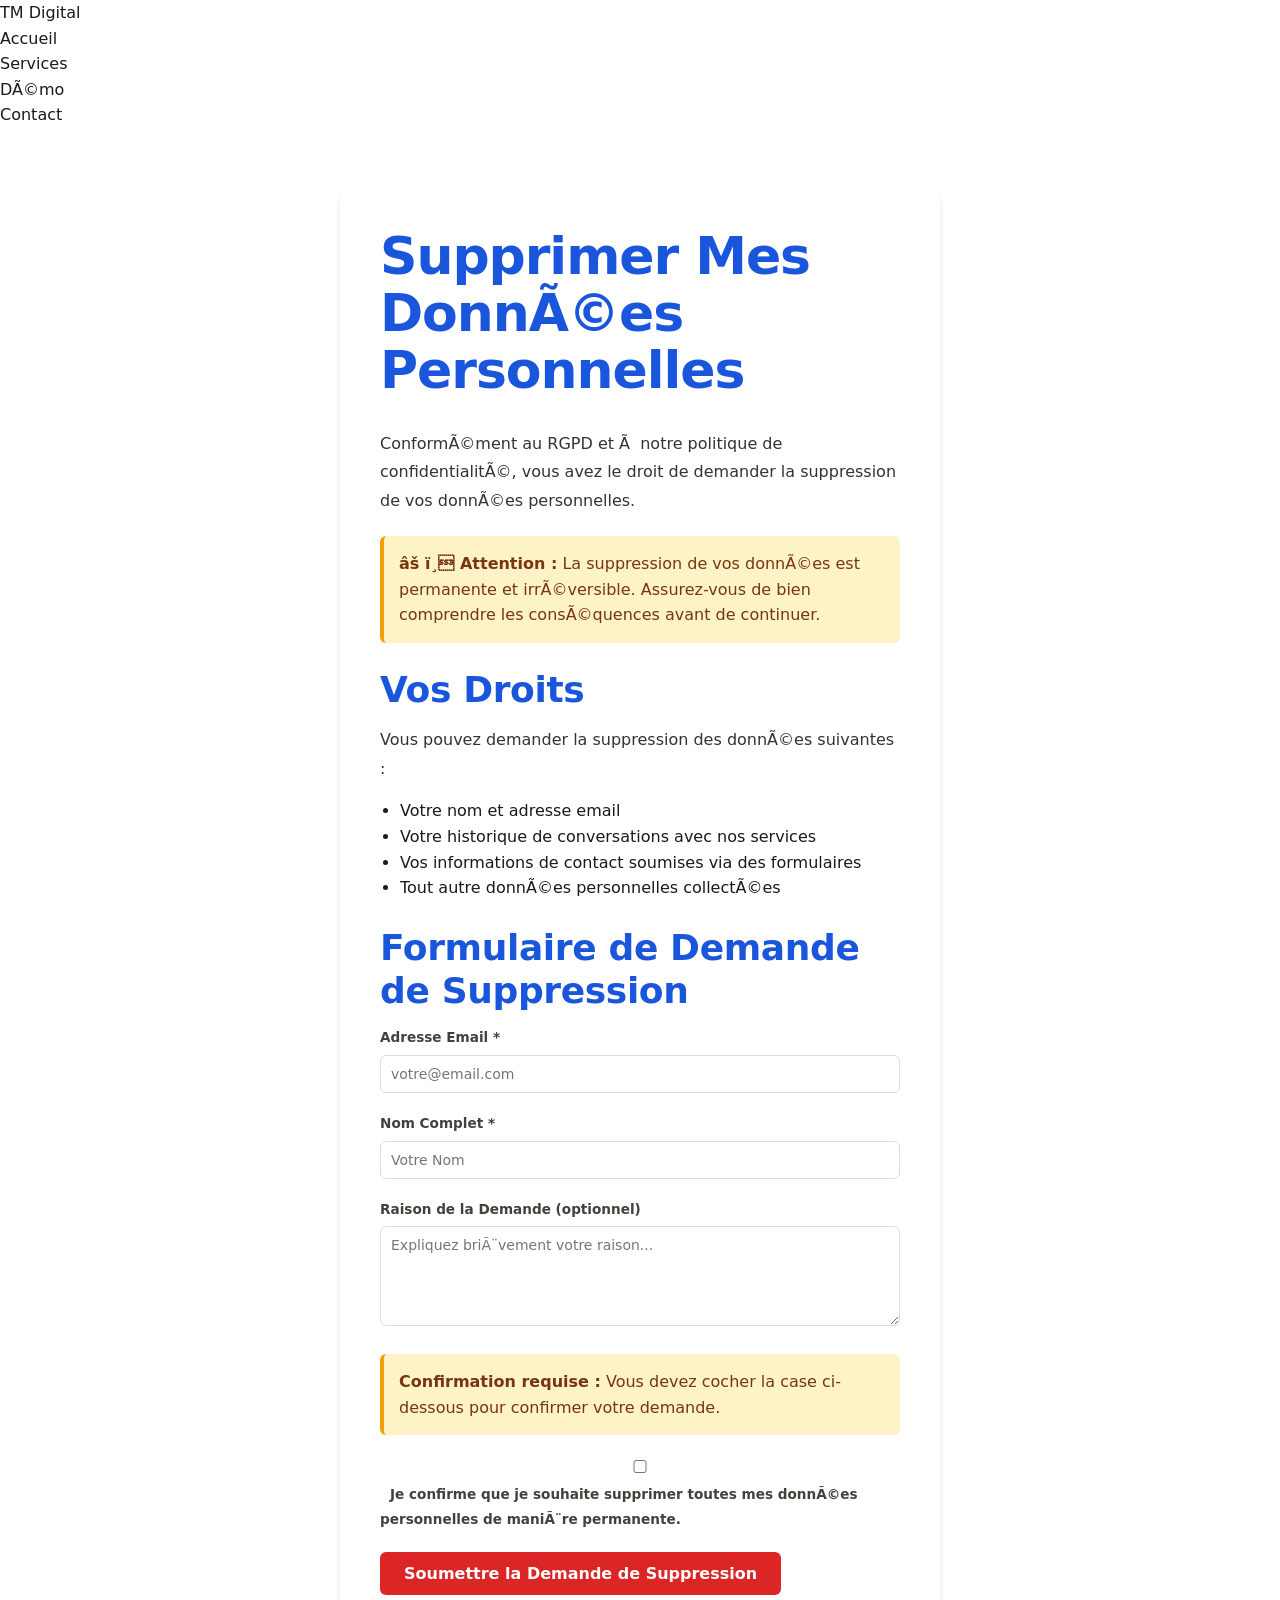
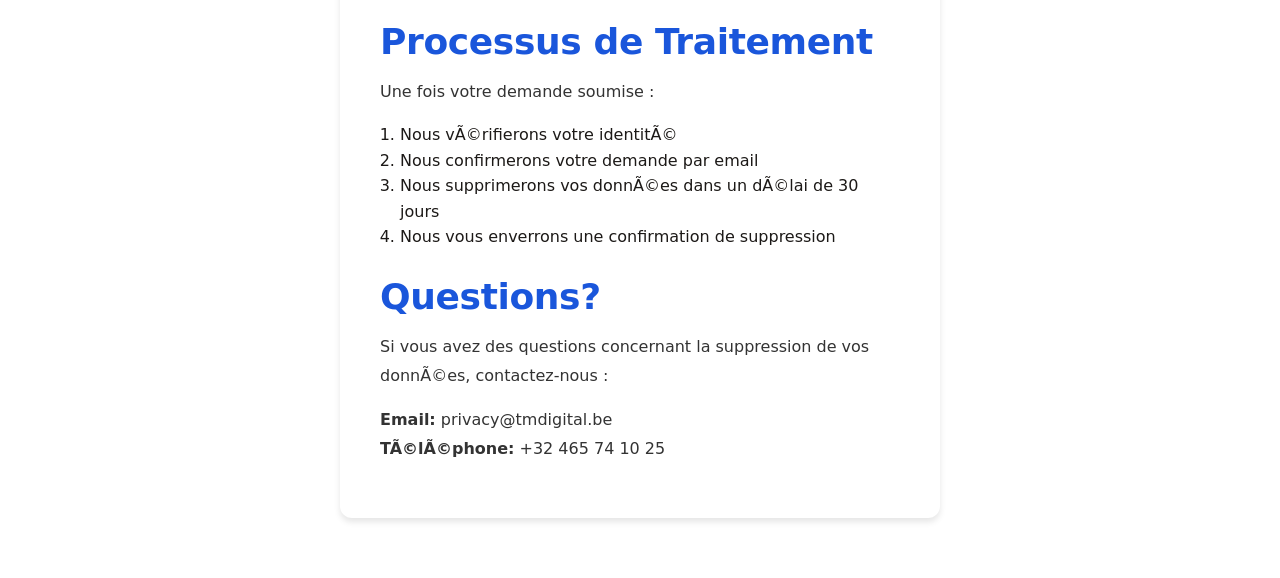
<file: static/delete-data.html>
﻿<!DOCTYPE html>
<html lang="fr">
<head>
    <meta charset="UTF-8">
    <meta name="viewport" content="width=device-width, initial-scale=1.0">
    <title>Supprimer Mes DonnÃ©es - TM Digital</title>
    <link rel="stylesheet" href="css/style.css">
    <style>
        .delete-container {
            max-width: 600px;
            margin: 60px auto;
            padding: 40px;
            background: white;
            border-radius: 12px;
            box-shadow: 0 4px 6px rgba(0,0,0,0.1);
        }
        h1 { color: #1a56db; margin-bottom: 30px; }
        h2 { color: #1a56db; margin-top: 25px; margin-bottom: 15px; }
        p { line-height: 1.8; color: #333; margin-bottom: 15px; }
        .form-group {
            margin-bottom: 20px;
        }
        label {
            display: block;
            margin-bottom: 8px;
            color: #333;
            font-weight: 500;
        }
        input, textarea {
            width: 100%;
            padding: 10px;
            border: 1px solid #ddd;
            border-radius: 6px;
            font-family: inherit;
            font-size: 14px;
            box-sizing: border-box;
        }
        textarea {
            resize: vertical;
            min-height: 100px;
        }
        button {
            background: #dc2626;
            color: white;
            padding: 12px 24px;
            border: none;
            border-radius: 6px;
            cursor: pointer;
            font-size: 16px;
            font-weight: 600;
            transition: background 0.3s;
        }
        button:hover {
            background: #b91c1c;
        }
        .warning {
            background: #fef3c7;
            border-left: 4px solid #f59e0b;
            padding: 15px;
            margin: 20px 0;
            border-radius: 6px;
            color: #78350f;
        }
        .success {
            background: #d1fae5;
            border-left: 4px solid #10b981;
            padding: 15px;
            margin: 20px 0;
            border-radius: 6px;
            color: #065f46;
            display: none;
        }
    </style>
</head>
<body>
    <nav class="navbar">
        <div class="nav-container">
            <a href="/" class="logo">TM Digital</a>
            <ul class="nav-menu">
                <li><a href="/" class="nav-link">Accueil</a></li>
                <li><a href="/services" class="nav-link">Services</a></li>
                <li><a href="/demo" class="nav-link">DÃ©mo</a></li>
                <li><a href="/contact" class="nav-link">Contact</a></li>
            </ul>
        </div>
    </nav>

    <div class="delete-container">
        <h1>Supprimer Mes DonnÃ©es Personnelles</h1>
        <p>ConformÃ©ment au RGPD et Ã  notre politique de confidentialitÃ©, vous avez le droit de demander la suppression de vos donnÃ©es personnelles.</p>

        <div class="warning">
            <strong>âš ï¸ Attention :</strong> La suppression de vos donnÃ©es est permanente et irrÃ©versible. Assurez-vous de bien comprendre les consÃ©quences avant de continuer.
        </div>

        <h2>Vos Droits</h2>
        <p>Vous pouvez demander la suppression des donnÃ©es suivantes :</p>
        <ul style="margin-left: 20px; margin-bottom: 15px;">
            <li>Votre nom et adresse email</li>
            <li>Votre historique de conversations avec nos services</li>
            <li>Vos informations de contact soumises via des formulaires</li>
            <li>Tout autre donnÃ©es personnelles collectÃ©es</li>
        </ul>

        <h2>Formulaire de Demande de Suppression</h2>
        <form id="deleteForm">
            <div class="form-group">
                <label for="email">Adresse Email *</label>
                <input type="email" id="email" name="email" required placeholder="votre@email.com">
            </div>

            <div class="form-group">
                <label for="fullname">Nom Complet *</label>
                <input type="text" id="fullname" name="fullname" required placeholder="Votre Nom">
            </div>

            <div class="form-group">
                <label for="reason">Raison de la Demande (optionnel)</label>
                <textarea id="reason" name="reason" placeholder="Expliquez briÃ¨vement votre raison..."></textarea>
            </div>

            <div class="warning">
                <strong>Confirmation requise :</strong> Vous devez cocher la case ci-dessous pour confirmer votre demande.
            </div>

            <div class="form-group">
                <input type="checkbox" id="confirm" name="confirm" required>
                <label for="confirm" style="display: inline; margin-left: 10px;">Je confirme que je souhaite supprimer toutes mes donnÃ©es personnelles de maniÃ¨re permanente.</label>
            </div>

            <button type="submit">Soumettre la Demande de Suppression</button>
        </form>

        <div id="successMessage" class="success">
            âœ“ Votre demande a Ã©tÃ© reÃ§ue. Nous traiterons votre demande dans les 30 jours conformÃ©ment aux rÃ©glementations en vigueur.
        </div>

        <h2>Processus de Traitement</h2>
        <p>Une fois votre demande soumise :</p>
        <ol style="margin-left: 20px; margin-bottom: 15px;">
            <li>Nous vÃ©rifierons votre identitÃ©</li>
            <li>Nous confirmerons votre demande par email</li>
            <li>Nous supprimerons vos donnÃ©es dans un dÃ©lai de 30 jours</li>
            <li>Nous vous enverrons une confirmation de suppression</li>
        </ol>

        <h2>Questions?</h2>
        <p>Si vous avez des questions concernant la suppression de vos donnÃ©es, contactez-nous :</p>
        <p>
            <strong>Email:</strong> privacy@tmdigital.be<br>
            <strong>TÃ©lÃ©phone:</strong> +32 465 74 10 25
        </p>
    </div>

    <script>
        document.getElementById('deleteForm').addEventListener('submit', async function(e) {
            e.preventDefault();

            const formData = {
                email: document.getElementById('email').value,
                fullname: document.getElementById('fullname').value,
                reason: document.getElementById('reason').value,
                timestamp: new Date().toISOString()
            };

            try {
                const response = await fetch('/delete-data-request', {
                    method: 'POST',
                    headers: {'Content-Type': 'application/json'},
                    body: JSON.stringify(formData)
                });

                if (response.ok) {
                    document.getElementById('deleteForm').style.display = 'none';
                    document.getElementById('successMessage').style.display = 'block';
                } else {
                    alert('Erreur lors de la soumission. Veuillez rÃ©essayer.');
                }
            } catch (error) {
                console.error('Erreur:', error);
                alert('Erreur de connexion. Veuillez rÃ©essayer plus tard.');
            }
        });
    </script>
</body>
</html>
</file>
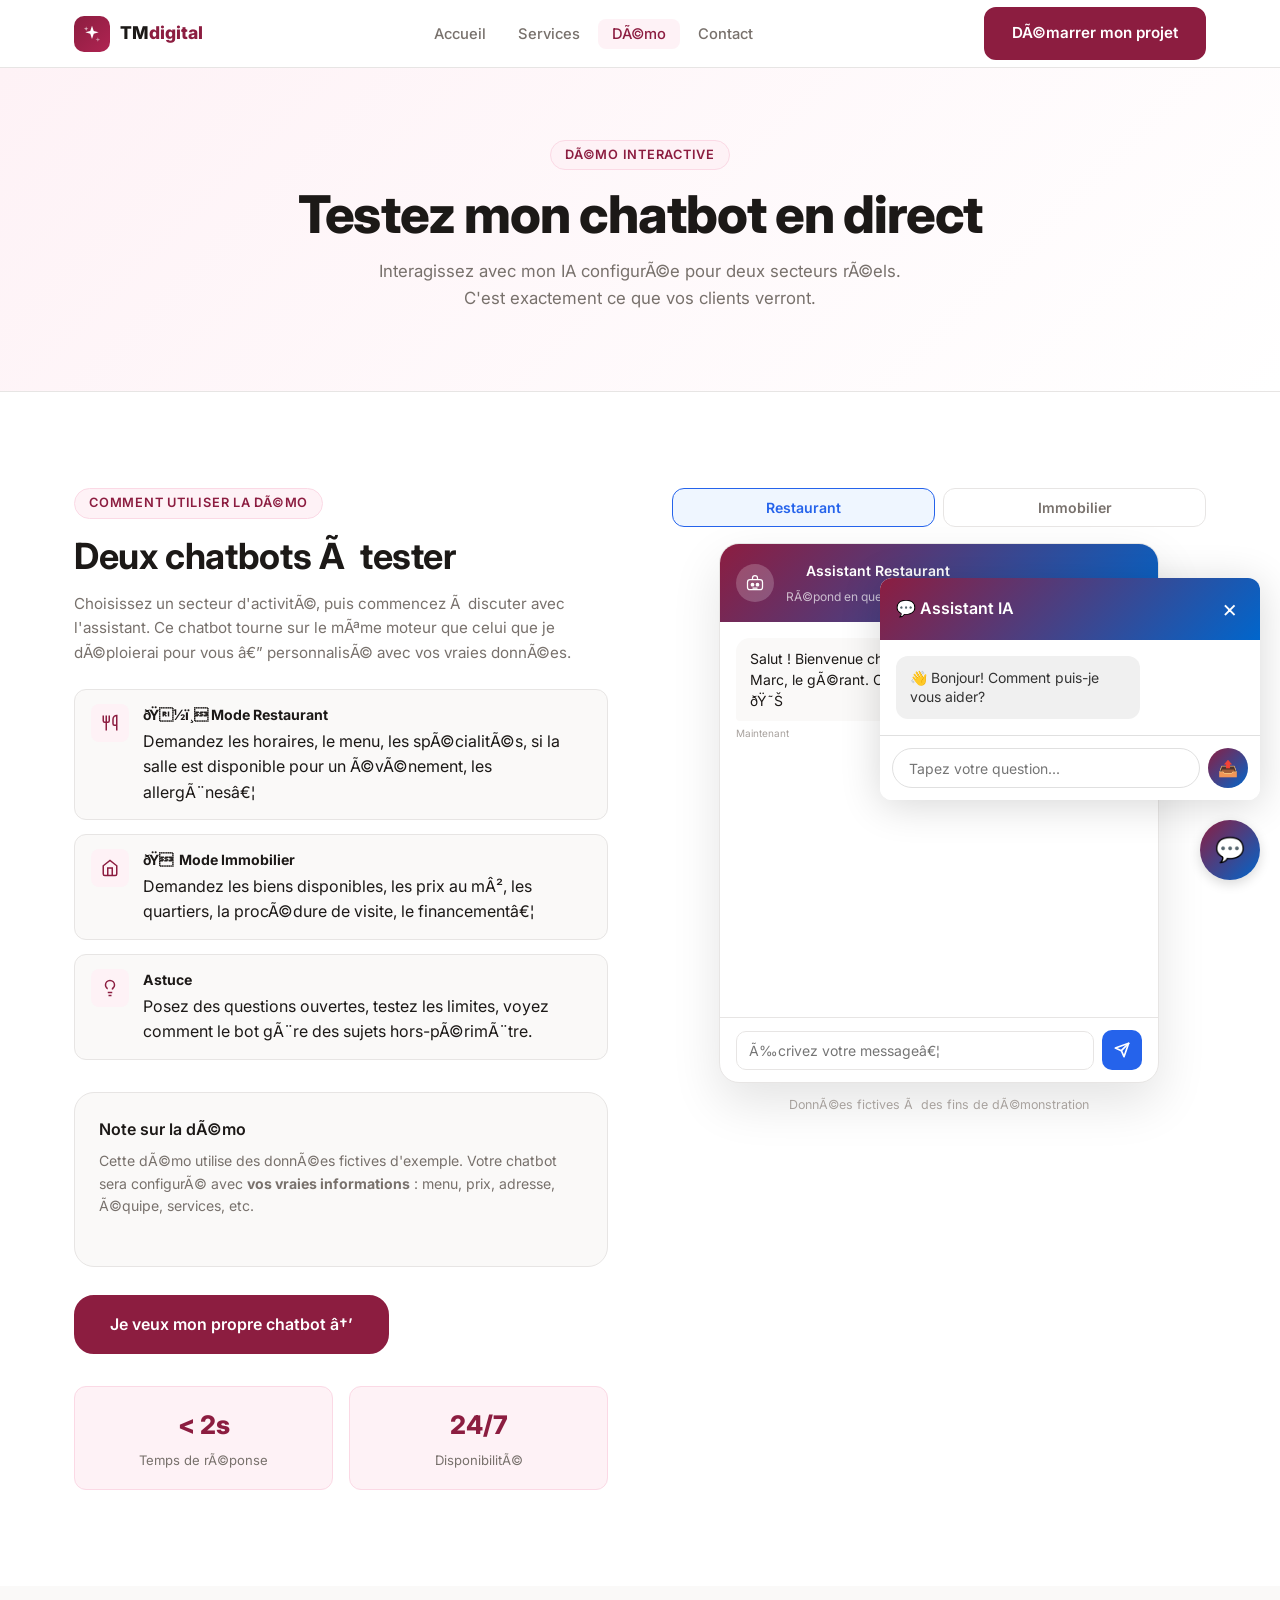
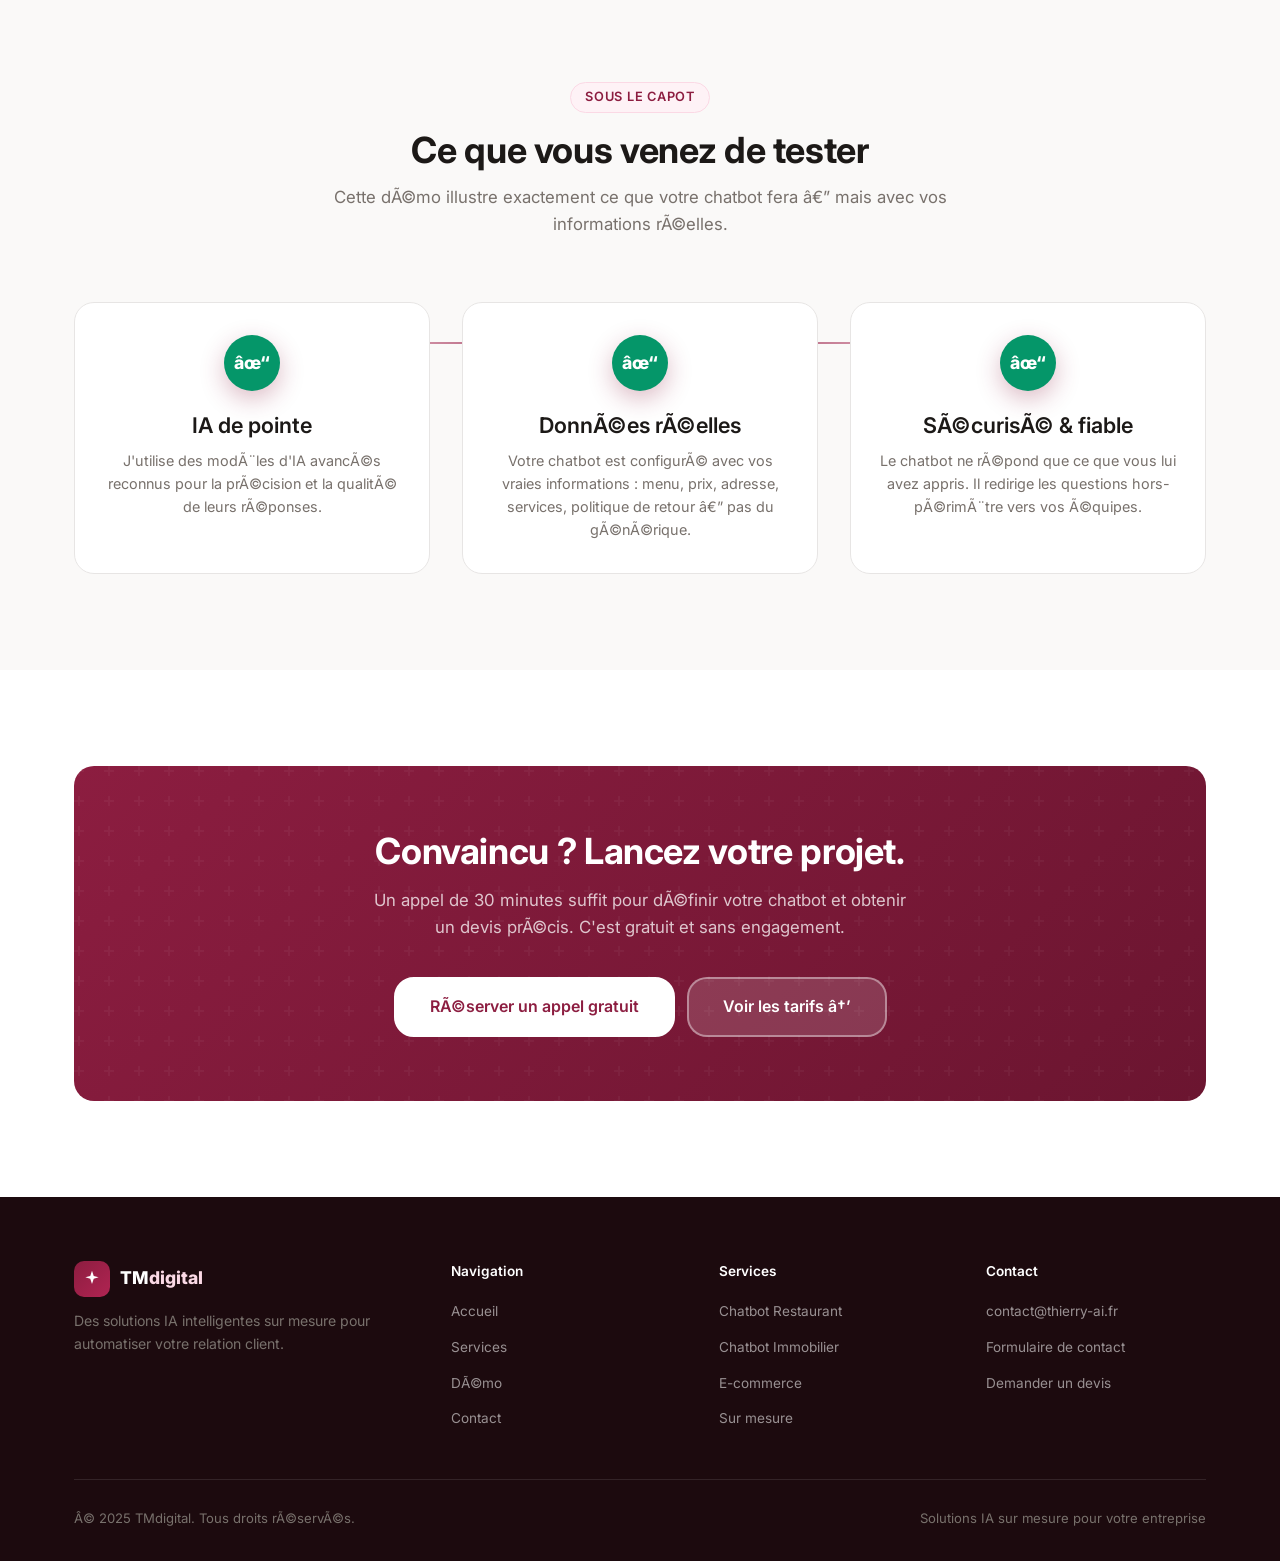
<file: static/demo.html>
﻿<!DOCTYPE html>
<html lang="fr">
<head>
  <meta charset="UTF-8" />
  <meta name="viewport" content="width=device-width, initial-scale=1.0" />
  <title>DÃ©mo â€” TMdigital</title>
  <meta name="description" content="Testez mon chatbot IA en direct. ConfigurÃ© pour le secteur restaurant et immobilier. Voyez par vous-mÃªme la qualitÃ© des rÃ©ponses." />
  <link rel="preconnect" href="https://fonts.googleapis.com" />
  <link rel="preconnect" href="https://fonts.gstatic.com" crossorigin />
  <link href="https://fonts.googleapis.com/css2?family=Inter:wght@400;500;600;700;800&display=swap" rel="stylesheet" />
  <link rel="stylesheet" href="/static/css/style.css" />
  <link rel="stylesheet" href="/static/css/chat-widget.css" />
</head>
<body>

<!-- â”€â”€ Navigation â”€â”€ -->
<header class="nav">
  <div class="container nav-inner">
    <a href="/" class="nav-logo">
      <div class="nav-logo-icon">
        <svg width="20" height="20" viewBox="0 0 24 24" fill="white"><path d="M12 2l2.09 6.26L20 10l-5.91 1.74L12 18l-2.09-6.26L4 10l5.91-1.74L12 2z"/><path d="M5 3l.68 2.04L7.74 5.72 5.72 6.4 5 8.44 4.28 6.4 2.26 5.72l2.06-.68L5 3z" opacity=".7"/><path d="M19 16l.68 2.04 2.06.68-2.06.68L19 21.44l-.68-2.04-2.06-.68 2.06-.68L19 16z" opacity=".5"/></svg>
      </div>
      <div class="nav-logo-name">TM<span>digital</span></div>
    </a>
    <nav aria-label="Navigation principale">
      <ul class="nav-links">
        <li><a href="/">Accueil</a></li>
        <li><a href="/services">Services</a></li>
        <li><a href="/demo" class="active">DÃ©mo</a></li>
        <li><a href="/contact">Contact</a></li>
      </ul>
    </nav>
    <div class="nav-cta">
      <a href="/contact" class="btn btn-primary">DÃ©marrer mon projet</a>
    </div>
    <button class="nav-burger" aria-label="Menu" aria-expanded="false">
      <span></span><span></span><span></span>
    </button>
  </div>
</header>

<!-- â”€â”€ Page Header â”€â”€ -->
<div class="page-header">
  <div class="container">
    <span class="section-label">DÃ©mo interactive</span>
    <h1>Testez mon chatbot en direct</h1>
    <p>Interagissez avec mon IA configurÃ©e pour deux secteurs rÃ©els. C'est exactement ce que vos clients verront.</p>
  </div>
</div>

<!-- â”€â”€ Demo â”€â”€ -->
<section class="section">
  <div class="container">
    <div class="demo-grid">

      <!-- Left: Info -->
      <div class="demo-info fade-up">
        <span class="section-label">Comment utiliser la dÃ©mo</span>
        <h2>Deux chatbots Ã  tester</h2>
        <p>
          Choisissez un secteur d'activitÃ©, puis commencez Ã  discuter avec l'assistant.
          Ce chatbot tourne sur le mÃªme moteur que celui que je dÃ©ploierai pour vous â€” personnalisÃ© avec vos vraies donnÃ©es.
        </p>

        <div class="demo-tips">
          <button class="demo-tip demo-tip-clickable" data-niche="restaurant" onclick="switchSector('restaurant'); event.preventDefault();">
            <div class="demo-tip-icon">
              <svg viewBox="0 0 24 24" fill="none" stroke="currentColor" stroke-width="2"><path d="M3 2v7c0 1.1.9 2 2 2h4a2 2 0 002-2V2"/><path d="M7 2v20"/><path d="M21 15V2a5 5 0 00-5 5v6c0 1.1.9 2 2 2h3zm0 0v7"/></svg>
            </div>
            <div class="demo-tip-text">
              <strong>ðŸ½ï¸ Mode Restaurant</strong>
              Demandez les horaires, le menu, les spÃ©cialitÃ©s, si la salle est disponible pour un Ã©vÃ©nement, les allergÃ¨nesâ€¦
            </div>
          </button>
          <button class="demo-tip demo-tip-clickable" data-niche="immobilier" onclick="switchSector('immobilier'); event.preventDefault();">
            <div class="demo-tip-icon">
              <svg viewBox="0 0 24 24" fill="none" stroke="currentColor" stroke-width="2"><path d="m3 9 9-7 9 7v11a2 2 0 01-2 2H5a2 2 0 01-2-2z"/><polyline points="9 22 9 12 15 12 15 22"/></svg>
            </div>
            <div class="demo-tip-text">
              <strong>ðŸ  Mode Immobilier</strong>
              Demandez les biens disponibles, les prix au mÂ², les quartiers, la procÃ©dure de visite, le financementâ€¦
            </div>
          </button>
          <div class="demo-tip">
            <div class="demo-tip-icon">
              <svg viewBox="0 0 24 24" fill="none" stroke="currentColor" stroke-width="2"><path d="M15 14c.2-1 .7-1.7 1.5-2.5 1-.9 1.5-2.2 1.5-3.5A6 6 0 006 8c0 1 .2 2.1 1 3s1.7 1.4 1 2.5"/><path d="M9 18h6"/><path d="M10 22h4"/></svg>
            </div>
            <div class="demo-tip-text">
              <strong>Astuce</strong>
              Posez des questions ouvertes, testez les limites, voyez comment le bot gÃ¨re des sujets hors-pÃ©rimÃ¨tre.
            </div>
          </div>
        </div>

        <div style="background:var(--bg-alt);border:1px solid var(--border);border-radius:var(--radius-xl);padding:24px;margin-bottom:28px">
          <h4 style="margin-bottom:8px">Note sur la dÃ©mo</h4>
          <p style="font-size:.88rem">
            Cette dÃ©mo utilise des donnÃ©es fictives d'exemple. Votre chatbot sera configurÃ© avec
            <strong>vos vraies informations</strong> : menu, prix, adresse, Ã©quipe, services, etc.
          </p>
        </div>

        <a href="/contact" class="btn btn-primary btn-lg">
          Je veux mon propre chatbot â†’
        </a>

        <!-- Stats de la dÃ©mo -->
        <div style="display:grid;grid-template-columns:1fr 1fr;gap:16px;margin-top:32px">
          <div style="background:var(--primary-50);border:1px solid var(--primary-100);border-radius:var(--radius-lg);padding:18px;text-align:center">
            <div style="font-size:1.6rem;font-weight:800;color:var(--primary)">&lt; 2s</div>
            <div style="font-size:.82rem;color:var(--text-3);margin-top:4px">Temps de rÃ©ponse</div>
          </div>
          <div style="background:var(--primary-50);border:1px solid var(--primary-100);border-radius:var(--radius-lg);padding:18px;text-align:center">
            <div style="font-size:1.6rem;font-weight:800;color:var(--primary)">24/7</div>
            <div style="font-size:.82rem;color:var(--text-3);margin-top:4px">DisponibilitÃ©</div>
          </div>
        </div>
      </div>

      <!-- Right: Widget -->
      <div class="demo-widget-wrapper fade-up">
        <div class="demo-sector-tabs">
          <button class="sector-tab active" data-niche="restaurant">Restaurant</button>
          <button class="sector-tab" data-niche="immobilier">Immobilier</button>
        </div>

        <div class="chat-widget">
          <div class="chat-widget-header">
            <div class="cw-avatar">
              <svg viewBox="0 0 24 24" fill="none" stroke="currentColor" stroke-width="1.5"><rect x="3" y="8" width="18" height="12" rx="3"/><path d="M9 8V6a3 3 0 116 0v2"/><circle cx="9" cy="14" r="1.5" fill="currentColor"/><circle cx="15" cy="14" r="1.5" fill="currentColor"/><path d="M9 18h6"/></svg>
            </div>
            <div class="cw-info">
              <h4 id="cwTitle">Assistant Restaurant</h4>
              <p>RÃ©pond en quelques secondes</p>
            </div>
            <div class="cw-dot"></div>
          </div>

          <div class="chat-widget-messages" id="cwMessages">
            <div class="cw-msg bot">
              <div class="cw-bubble">Salut ! Bienvenue chez Le Moderne. C'est Marc, le gÃ©rant. Comment je peux t'aider ? ðŸ˜Š</div>
              <div class="cw-time">Maintenant</div>
            </div>
          </div>

          <div class="chat-widget-input">
            <textarea
              id="cwInput"
              class="cw-textarea"
              rows="1"
              placeholder="Ã‰crivez votre messageâ€¦"
            ></textarea>
            <button class="cw-send" id="cwSend" aria-label="Envoyer">
              <svg width="16" height="16" viewBox="0 0 24 24" fill="none" stroke="currentColor" stroke-width="2.5" stroke-linecap="round" stroke-linejoin="round">
                <line x1="22" y1="2" x2="11" y2="13"/>
                <polygon points="22 2 15 22 11 13 2 9 22 2"/>
              </svg>
            </button>
          </div>
        </div>

        <p style="font-size:.78rem;color:var(--text-4);text-align:center;margin-top:12px">
          DonnÃ©es fictives Ã  des fins de dÃ©monstration
        </p>
      </div>
    </div>
  </div>
</section>

<!-- â”€â”€ Comment Ã§a marche (contexte) â”€â”€ -->
<section class="section section--alt">
  <div class="container">
    <div class="section-header fade-up">
      <span class="section-label">Sous le capot</span>
      <h2>Ce que vous venez de tester</h2>
      <p>Cette dÃ©mo illustre exactement ce que votre chatbot fera â€” mais avec vos informations rÃ©elles.</p>
    </div>
    <div class="steps">
      <div class="step-card fade-up">
        <div class="step-num" style="background:var(--success)">âœ“</div>
        <h3>IA de pointe</h3>
        <p>J'utilise des modÃ¨les d'IA avancÃ©s reconnus pour la prÃ©cision et la qualitÃ© de leurs rÃ©ponses.</p>
      </div>
      <div class="step-card fade-up">
        <div class="step-num" style="background:var(--success)">âœ“</div>
        <h3>DonnÃ©es rÃ©elles</h3>
        <p>Votre chatbot est configurÃ© avec vos vraies informations : menu, prix, adresse, services, politique de retour â€” pas du gÃ©nÃ©rique.</p>
      </div>
      <div class="step-card fade-up">
        <div class="step-num" style="background:var(--success)">âœ“</div>
        <h3>SÃ©curisÃ© &amp; fiable</h3>
        <p>Le chatbot ne rÃ©pond que ce que vous lui avez appris. Il redirige les questions hors-pÃ©rimÃ¨tre vers vos Ã©quipes.</p>
      </div>
    </div>
  </div>
</section>

<!-- â”€â”€ CTA â”€â”€ -->
<section class="section">
  <div class="container">
    <div class="cta-banner fade-up">
      <h2>Convaincu ? Lancez votre projet.</h2>
      <p>Un appel de 30 minutes suffit pour dÃ©finir votre chatbot et obtenir un devis prÃ©cis. C'est gratuit et sans engagement.</p>
      <div class="btn-actions">
        <a href="/contact" class="btn btn-white btn-lg">RÃ©server un appel gratuit</a>
        <a href="/services" class="btn btn-lg" style="background:rgba(255,255,255,.15);color:#fff;border-color:rgba(255,255,255,.4)">Voir les tarifs â†’</a>
      </div>
    </div>
  </div>
</section>

<!-- â”€â”€ Footer â”€â”€ -->
<footer class="footer">
  <div class="container">
    <div class="footer-grid">
      <div class="footer-brand">
        <a href="/" class="nav-logo" style="color:#fff">
          <div class="nav-logo-icon footer-logo-icon">
            <svg width="20" height="20" viewBox="0 0 24 24" fill="white"><path d="M12 2l2.09 6.26L20 10l-5.91 1.74L12 18l-2.09-6.26L4 10l5.91-1.74L12 2z"/></svg>
          </div>
          <div class="nav-logo-name">TM<span style="color:var(--primary-100)">digital</span></div>
        </a>
        <p>Des solutions IA intelligentes sur mesure pour automatiser votre relation client.</p>
      </div>
      <div class="footer-col">
        <h5>Navigation</h5>
        <ul class="footer-links">
          <li><a href="/">Accueil</a></li>
          <li><a href="/services">Services</a></li>
          <li><a href="/demo">DÃ©mo</a></li>
          <li><a href="/contact">Contact</a></li>
        </ul>
      </div>
      <div class="footer-col">
        <h5>Services</h5>
        <ul class="footer-links">
          <li><a href="/services">Chatbot Restaurant</a></li>
          <li><a href="/services">Chatbot Immobilier</a></li>
          <li><a href="/services">E-commerce</a></li>
          <li><a href="/services">Sur mesure</a></li>
        </ul>
      </div>
      <div class="footer-col">
        <h5>Contact</h5>
        <ul class="footer-links">
          <li><a href="mailto:contact@thierry-ai.fr">contact@thierry-ai.fr</a></li>
          <li><a href="/contact">Formulaire de contact</a></li>
          <li><a href="/contact">Demander un devis</a></li>
        </ul>
      </div>
    </div>
    <div class="footer-bottom">
      <p>Â© 2025 TMdigital. Tous droits rÃ©servÃ©s.</p>
      <p>Solutions IA sur mesure pour votre entreprise</p>
    </div>
  </div>
</footer>

<script src="/static/js/main.js"></script>
<script src="/static/js/chat-widget.js"></script>
<script src="/static/js/live-chat.js"></script>
</body>
</html>
</file>
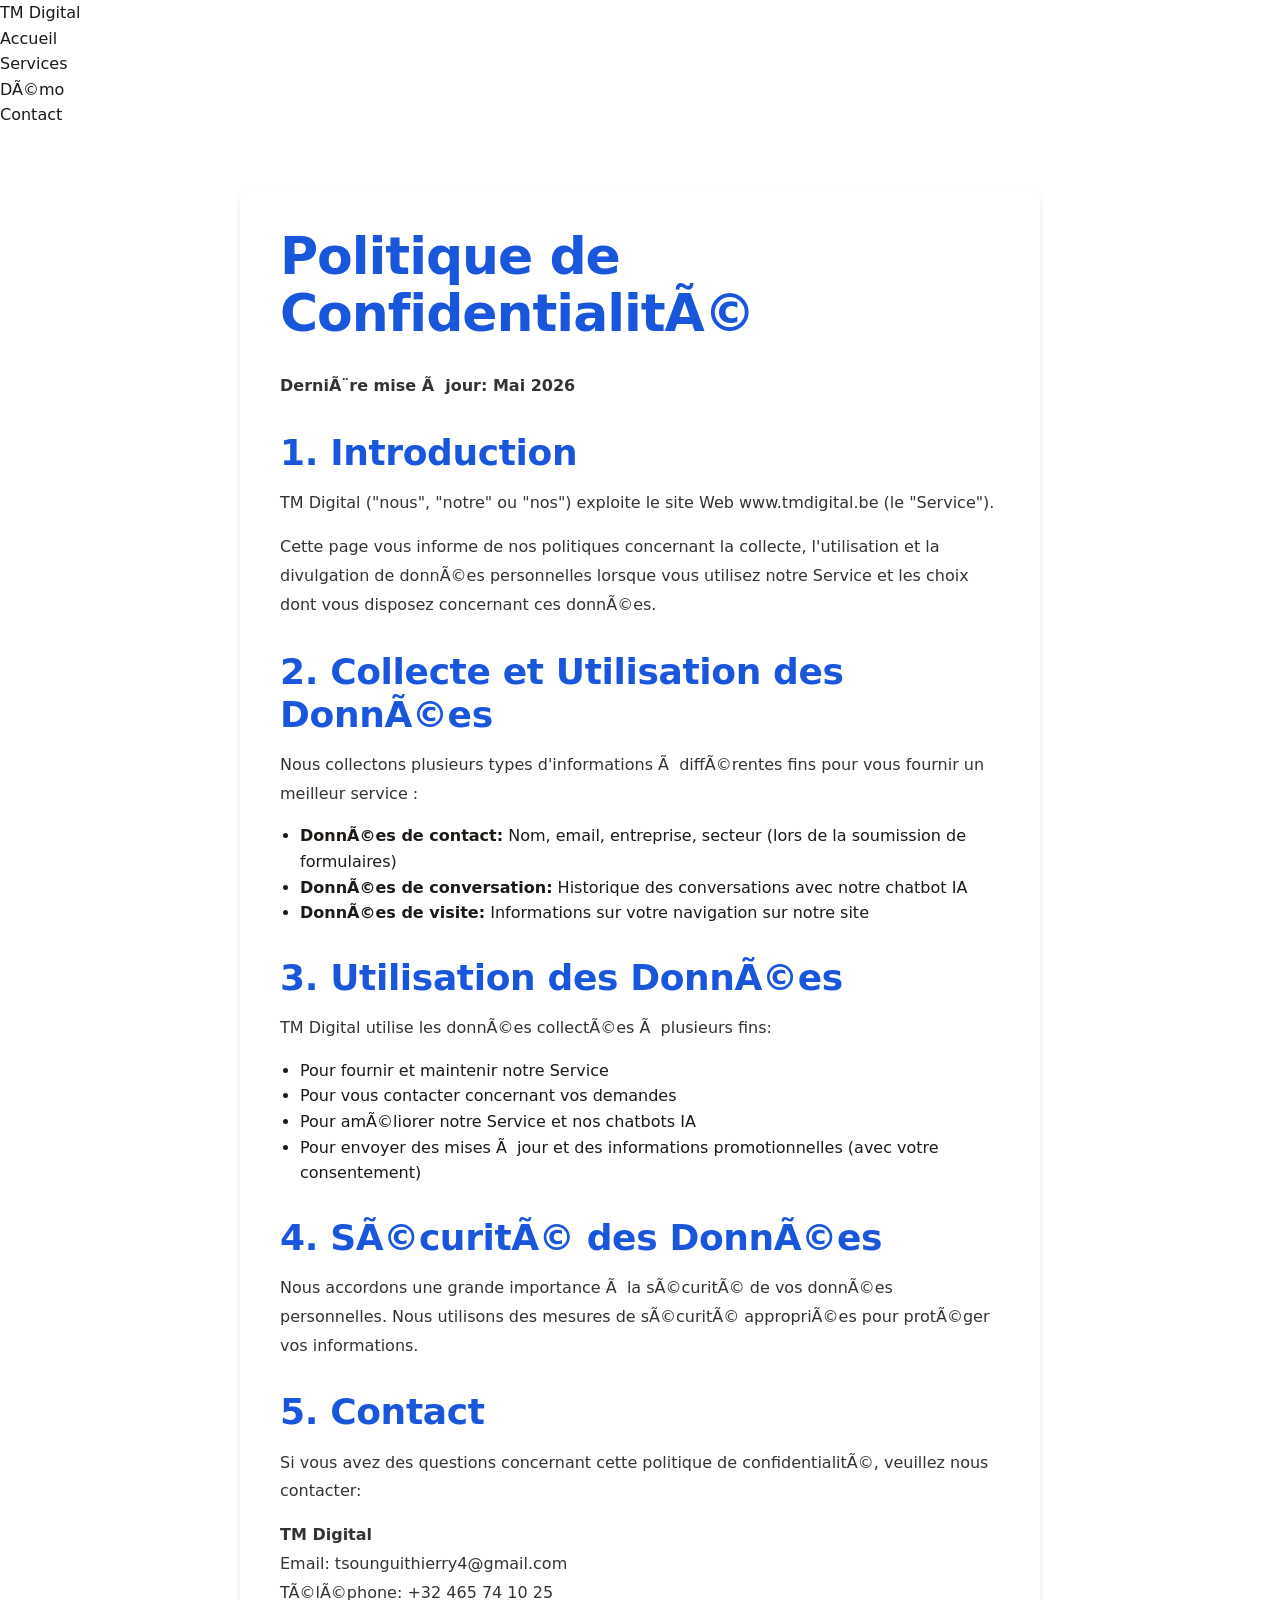
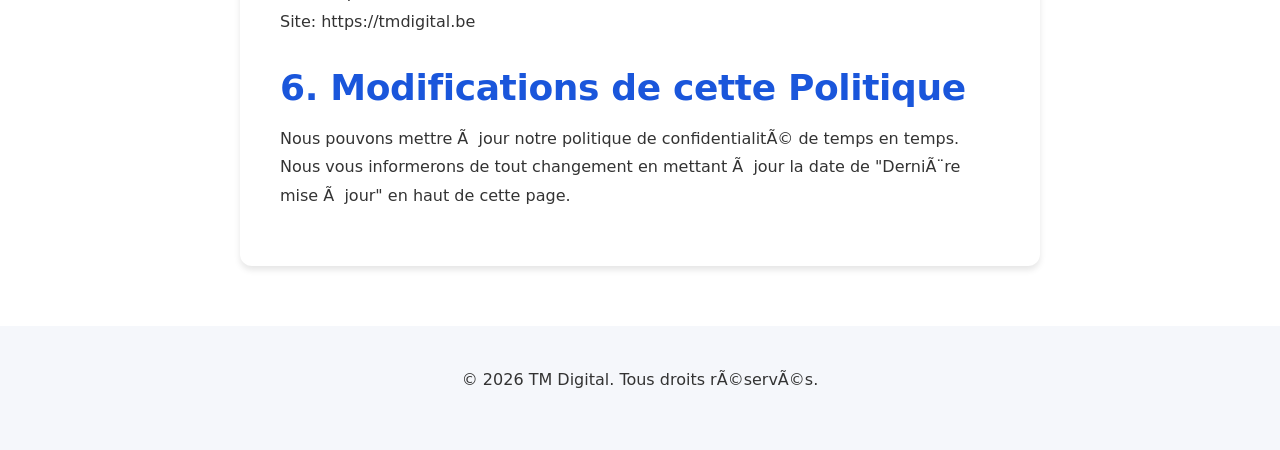
<file: static/privacy.html>
﻿<!DOCTYPE html>
<html lang="fr">
<head>
    <meta charset="UTF-8">
    <meta name="viewport" content="width=device-width, initial-scale=1.0">
    <title>Politique de ConfidentialitÃ© - TM Digital</title>
    <link rel="stylesheet" href="css/style.css">
    <style>
        .privacy-container {
            max-width: 800px;
            margin: 60px auto;
            padding: 40px;
            background: white;
            border-radius: 12px;
            box-shadow: 0 4px 6px rgba(0,0,0,0.1);
        }
        h1 { color: #1a56db; margin-bottom: 30px; }
        h2 { color: #1a56db; margin-top: 30px; margin-bottom: 15px; }
        p { line-height: 1.8; color: #333; margin-bottom: 15px; }
    </style>
</head>
<body>
    <nav class="navbar">
        <div class="nav-container">
            <a href="/" class="logo">TM Digital</a>
            <ul class="nav-menu">
                <li><a href="/" class="nav-link">Accueil</a></li>
                <li><a href="/services" class="nav-link">Services</a></li>
                <li><a href="/demo" class="nav-link">DÃ©mo</a></li>
                <li><a href="/contact" class="nav-link">Contact</a></li>
            </ul>
        </div>
    </nav>

    <div class="privacy-container">
        <h1>Politique de ConfidentialitÃ©</h1>
        <p><strong>DerniÃ¨re mise Ã  jour: Mai 2026</strong></p>

        <h2>1. Introduction</h2>
        <p>TM Digital ("nous", "notre" ou "nos") exploite le site Web www.tmdigital.be (le "Service").</p>
        <p>Cette page vous informe de nos politiques concernant la collecte, l'utilisation et la divulgation de donnÃ©es personnelles lorsque vous utilisez notre Service et les choix dont vous disposez concernant ces donnÃ©es.</p>

        <h2>2. Collecte et Utilisation des DonnÃ©es</h2>
        <p>Nous collectons plusieurs types d'informations Ã  diffÃ©rentes fins pour vous fournir un meilleur service :</p>
        <ul style="margin-left: 20px; margin-bottom: 15px;">
            <li><strong>DonnÃ©es de contact:</strong> Nom, email, entreprise, secteur (lors de la soumission de formulaires)</li>
            <li><strong>DonnÃ©es de conversation:</strong> Historique des conversations avec notre chatbot IA</li>
            <li><strong>DonnÃ©es de visite:</strong> Informations sur votre navigation sur notre site</li>
        </ul>

        <h2>3. Utilisation des DonnÃ©es</h2>
        <p>TM Digital utilise les donnÃ©es collectÃ©es Ã  plusieurs fins:</p>
        <ul style="margin-left: 20px; margin-bottom: 15px;">
            <li>Pour fournir et maintenir notre Service</li>
            <li>Pour vous contacter concernant vos demandes</li>
            <li>Pour amÃ©liorer notre Service et nos chatbots IA</li>
            <li>Pour envoyer des mises Ã  jour et des informations promotionnelles (avec votre consentement)</li>
        </ul>

        <h2>4. SÃ©curitÃ© des DonnÃ©es</h2>
        <p>Nous accordons une grande importance Ã  la sÃ©curitÃ© de vos donnÃ©es personnelles. Nous utilisons des mesures de sÃ©curitÃ© appropriÃ©es pour protÃ©ger vos informations.</p>

        <h2>5. Contact</h2>
        <p>Si vous avez des questions concernant cette politique de confidentialitÃ©, veuillez nous contacter:</p>
        <p>
            <strong>TM Digital</strong><br>
            Email: tsounguithierry4@gmail.com<br>
            TÃ©lÃ©phone: +32 465 74 10 25<br>
            Site: https://tmdigital.be
        </p>

        <h2>6. Modifications de cette Politique</h2>
        <p>Nous pouvons mettre Ã  jour notre politique de confidentialitÃ© de temps en temps. Nous vous informerons de tout changement en mettant Ã  jour la date de "DerniÃ¨re mise Ã  jour" en haut de cette page.</p>
    </div>

    <footer style="text-align: center; padding: 40px 20px; background: #f5f7fb; margin-top: 60px;">
        <p>&copy; 2026 TM Digital. Tous droits rÃ©servÃ©s.</p>
    </footer>
</body>
</html>
</file>
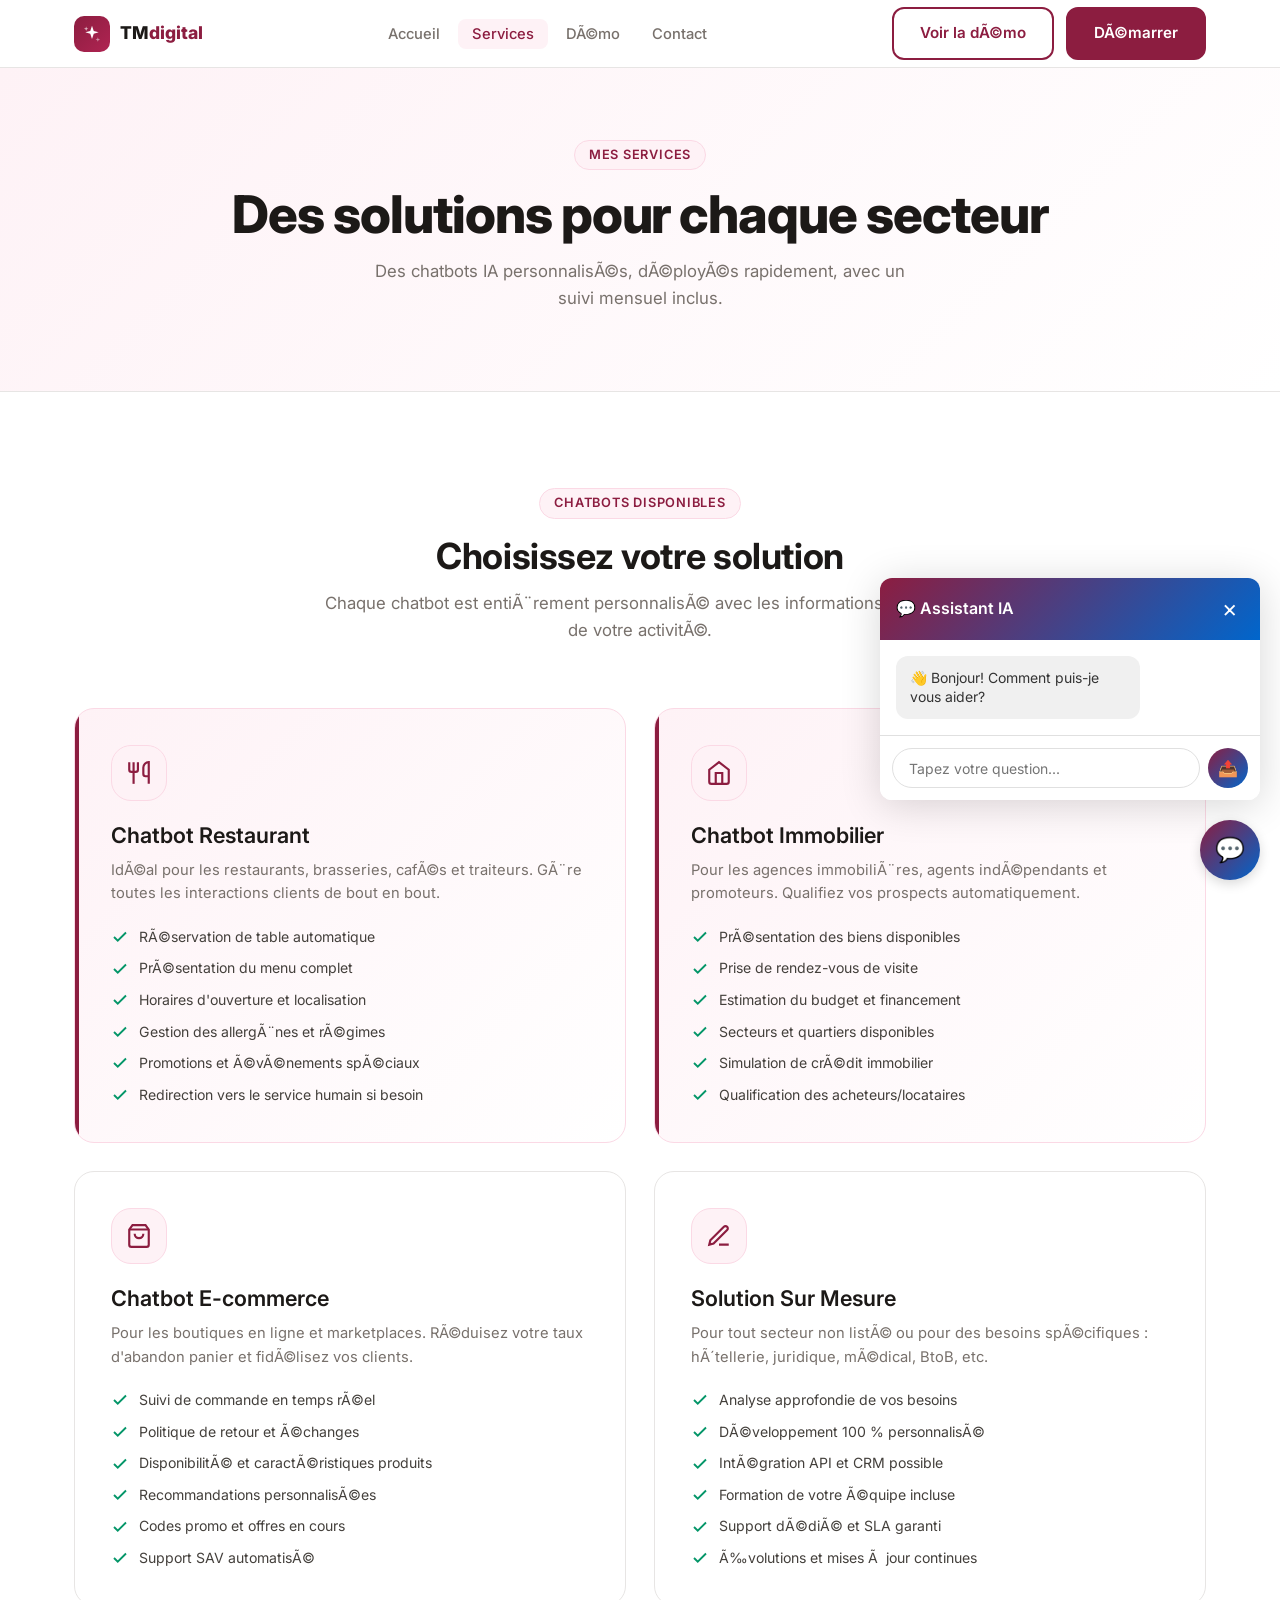
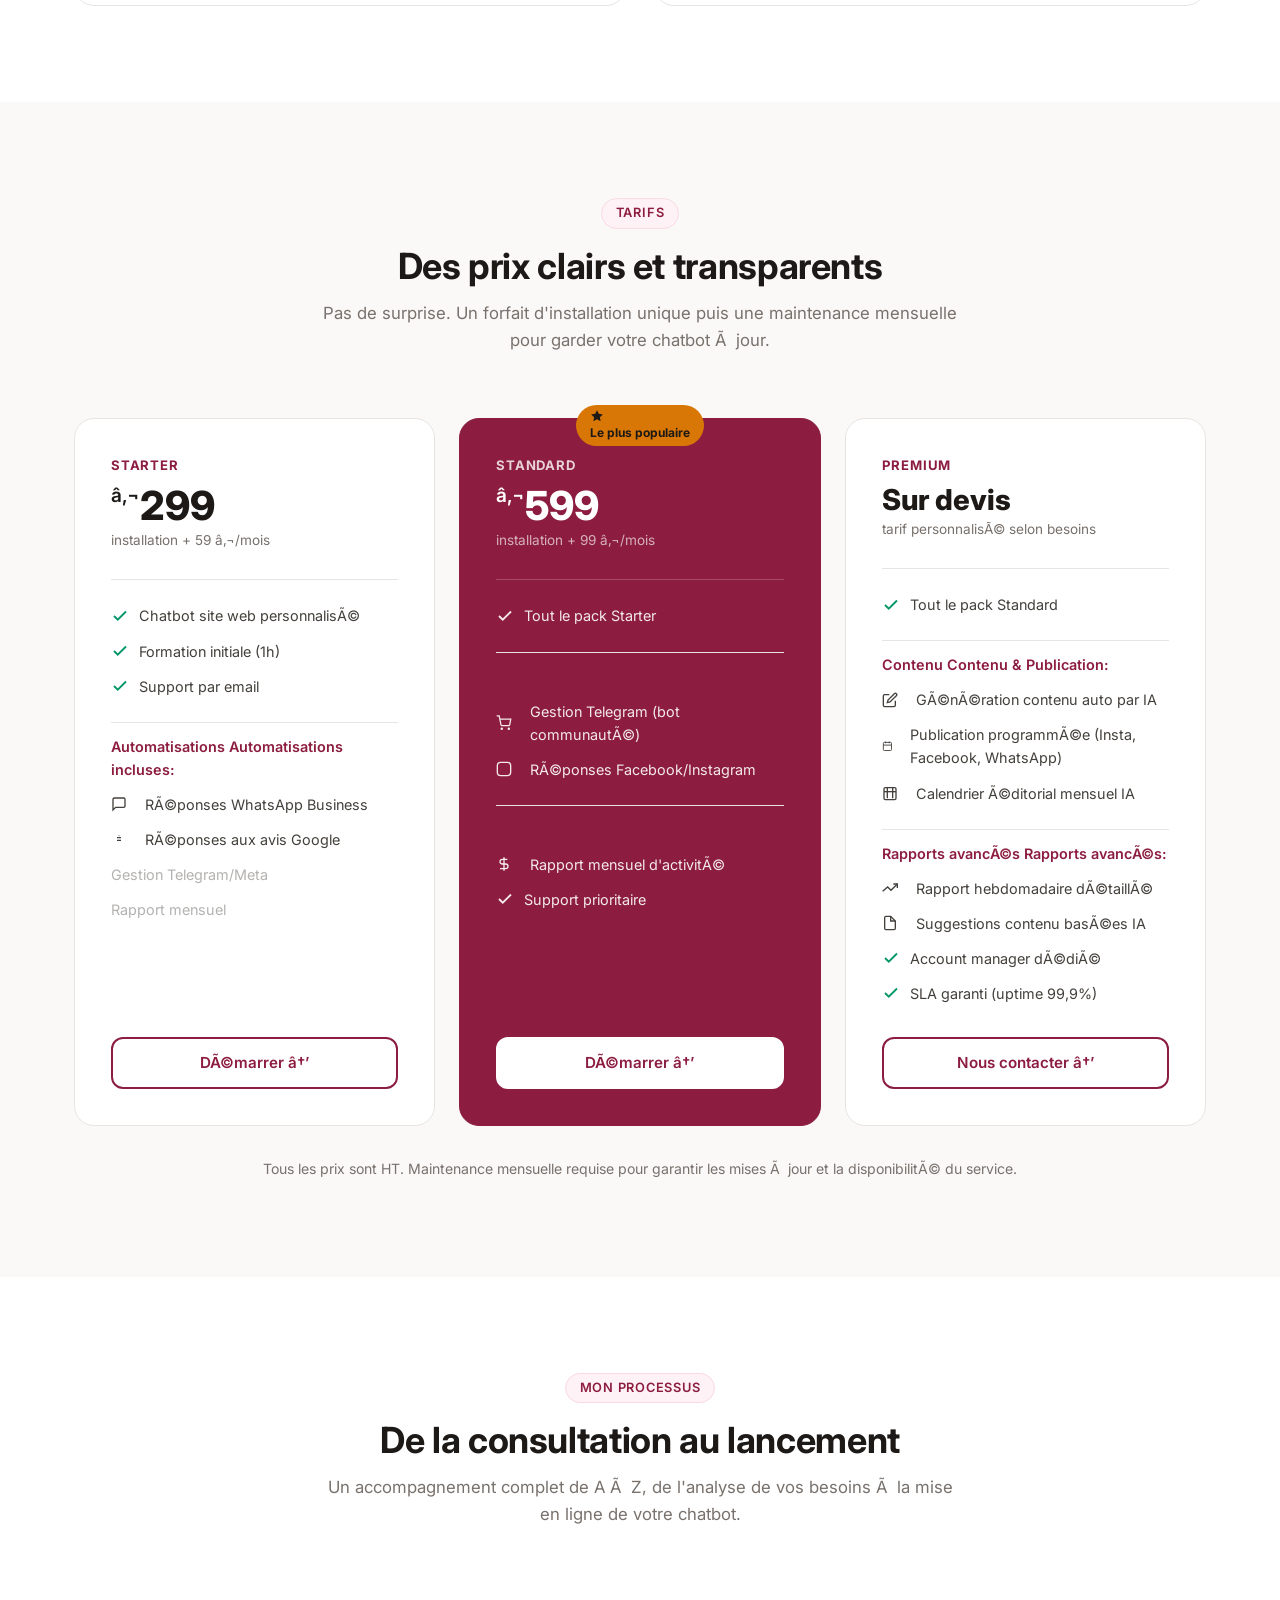
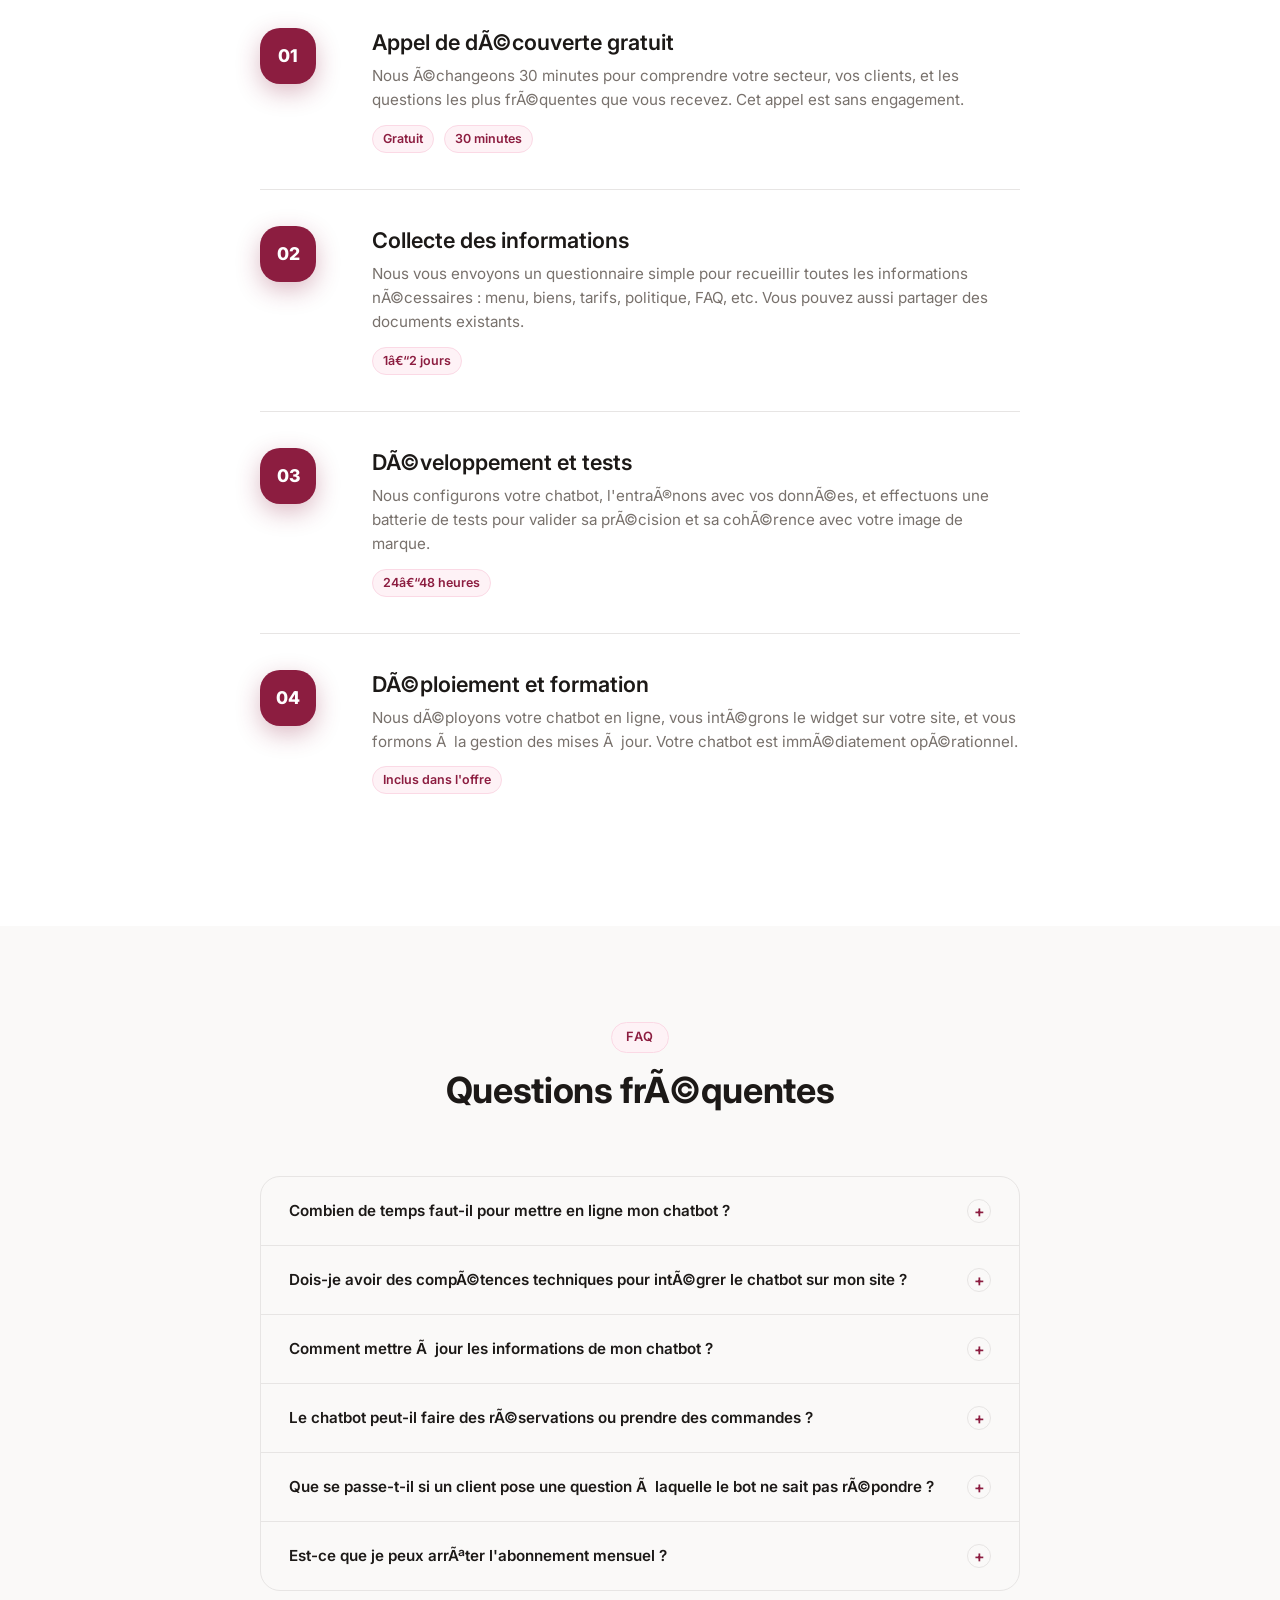
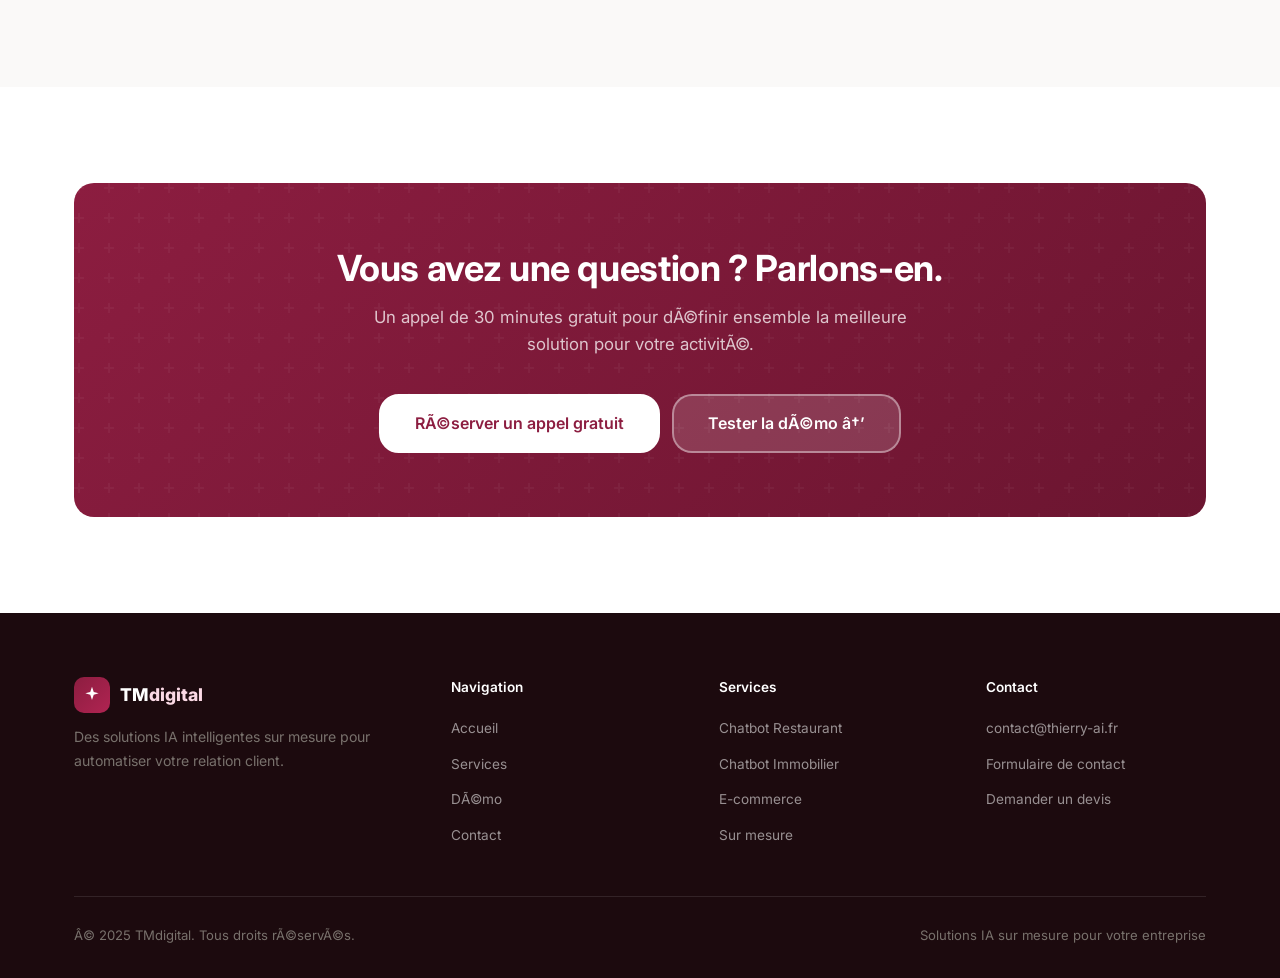
<file: static/services.html>
﻿<!DOCTYPE html>
<html lang="fr">
<head>
  <meta charset="UTF-8" />
  <meta name="viewport" content="width=device-width, initial-scale=1.0" />
  <title>Services â€” TMdigital</title>
  <meta name="description" content="DÃ©couvrez mes offres de chatbots IA : restaurant, immobilier, e-commerce et solutions sur mesure. Tarifs clairs et transparents." />
  <link rel="preconnect" href="https://fonts.googleapis.com" />
  <link rel="preconnect" href="https://fonts.gstatic.com" crossorigin />
  <link href="https://fonts.googleapis.com/css2?family=Inter:wght@400;500;600;700;800&display=swap" rel="stylesheet" />
  <link rel="stylesheet" href="/static/css/style.css" />
  <link rel="stylesheet" href="/static/css/chat-widget.css" />
</head>
<body>

<!-- â”€â”€ Navigation â”€â”€ -->
<header class="nav">
  <div class="container nav-inner">
    <a href="/" class="nav-logo">
      <div class="nav-logo-icon">
        <svg width="20" height="20" viewBox="0 0 24 24" fill="white"><path d="M12 2l2.09 6.26L20 10l-5.91 1.74L12 18l-2.09-6.26L4 10l5.91-1.74L12 2z"/><path d="M5 3l.68 2.04L7.74 5.72 5.72 6.4 5 8.44 4.28 6.4 2.26 5.72l2.06-.68L5 3z" opacity=".7"/><path d="M19 16l.68 2.04 2.06.68-2.06.68L19 21.44l-.68-2.04-2.06-.68 2.06-.68L19 16z" opacity=".5"/></svg>
      </div>
      <div class="nav-logo-name">TM<span>digital</span></div>
    </a>
    <nav aria-label="Navigation principale">
      <ul class="nav-links">
        <li><a href="/">Accueil</a></li>
        <li><a href="/services" class="active">Services</a></li>
        <li><a href="/demo">DÃ©mo</a></li>
        <li><a href="/contact">Contact</a></li>
      </ul>
    </nav>
    <div class="nav-cta">
      <a href="/demo" class="btn btn-outline">Voir la dÃ©mo</a>
      <a href="/contact" class="btn btn-primary">DÃ©marrer</a>
    </div>
    <button class="nav-burger" aria-label="Menu" aria-expanded="false">
      <span></span><span></span><span></span>
    </button>
  </div>
</header>

<!-- â”€â”€ Page Header â”€â”€ -->
<div class="page-header">
  <div class="container">
    <span class="section-label">Mes services</span>
    <h1>Des solutions pour chaque secteur</h1>
    <p>Des chatbots IA personnalisÃ©s, dÃ©ployÃ©s rapidement, avec un suivi mensuel inclus.</p>
  </div>
</div>

<!-- â”€â”€ Service Cards â”€â”€ -->
<section class="section">
  <div class="container">
    <div class="section-header fade-up">
      <span class="section-label">Chatbots disponibles</span>
      <h2>Choisissez votre solution</h2>
      <p>Chaque chatbot est entiÃ¨rement personnalisÃ© avec les informations rÃ©elles de votre activitÃ©.</p>
    </div>
    <div class="service-cards">
      <div class="service-card featured fade-up">
        <div class="service-card-icon">
          <svg viewBox="0 0 24 24" fill="none" stroke="currentColor" stroke-width="2"><path d="M3 2v7c0 1.1.9 2 2 2h4a2 2 0 002-2V2"/><path d="M7 2v20"/><path d="M21 15V2a5 5 0 00-5 5v6c0 1.1.9 2 2 2h3zm0 0v7"/></svg>
        </div>
        <h3>Chatbot Restaurant</h3>
        <p>IdÃ©al pour les restaurants, brasseries, cafÃ©s et traiteurs. GÃ¨re toutes les interactions clients de bout en bout.</p>
        <ul class="service-features">
          <li><svg class="check-icon" viewBox="0 0 24 24" fill="none" stroke="currentColor" stroke-width="2.5"><polyline points="20 6 9 17 4 12"/></svg>RÃ©servation de table automatique</li>
          <li><svg class="check-icon" viewBox="0 0 24 24" fill="none" stroke="currentColor" stroke-width="2.5"><polyline points="20 6 9 17 4 12"/></svg>PrÃ©sentation du menu complet</li>
          <li><svg class="check-icon" viewBox="0 0 24 24" fill="none" stroke="currentColor" stroke-width="2.5"><polyline points="20 6 9 17 4 12"/></svg>Horaires d'ouverture et localisation</li>
          <li><svg class="check-icon" viewBox="0 0 24 24" fill="none" stroke="currentColor" stroke-width="2.5"><polyline points="20 6 9 17 4 12"/></svg>Gestion des allergÃ¨nes et rÃ©gimes</li>
          <li><svg class="check-icon" viewBox="0 0 24 24" fill="none" stroke="currentColor" stroke-width="2.5"><polyline points="20 6 9 17 4 12"/></svg>Promotions et Ã©vÃ©nements spÃ©ciaux</li>
          <li><svg class="check-icon" viewBox="0 0 24 24" fill="none" stroke="currentColor" stroke-width="2.5"><polyline points="20 6 9 17 4 12"/></svg>Redirection vers le service humain si besoin</li>
        </ul>
      </div>
      <div class="service-card featured fade-up">
        <div class="service-card-icon">
          <svg viewBox="0 0 24 24" fill="none" stroke="currentColor" stroke-width="2"><path d="m3 9 9-7 9 7v11a2 2 0 01-2 2H5a2 2 0 01-2-2z"/><polyline points="9 22 9 12 15 12 15 22"/></svg>
        </div>
        <h3>Chatbot Immobilier</h3>
        <p>Pour les agences immobiliÃ¨res, agents indÃ©pendants et promoteurs. Qualifiez vos prospects automatiquement.</p>
        <ul class="service-features">
          <li><svg class="check-icon" viewBox="0 0 24 24" fill="none" stroke="currentColor" stroke-width="2.5"><polyline points="20 6 9 17 4 12"/></svg>PrÃ©sentation des biens disponibles</li>
          <li><svg class="check-icon" viewBox="0 0 24 24" fill="none" stroke="currentColor" stroke-width="2.5"><polyline points="20 6 9 17 4 12"/></svg>Prise de rendez-vous de visite</li>
          <li><svg class="check-icon" viewBox="0 0 24 24" fill="none" stroke="currentColor" stroke-width="2.5"><polyline points="20 6 9 17 4 12"/></svg>Estimation du budget et financement</li>
          <li><svg class="check-icon" viewBox="0 0 24 24" fill="none" stroke="currentColor" stroke-width="2.5"><polyline points="20 6 9 17 4 12"/></svg>Secteurs et quartiers disponibles</li>
          <li><svg class="check-icon" viewBox="0 0 24 24" fill="none" stroke="currentColor" stroke-width="2.5"><polyline points="20 6 9 17 4 12"/></svg>Simulation de crÃ©dit immobilier</li>
          <li><svg class="check-icon" viewBox="0 0 24 24" fill="none" stroke="currentColor" stroke-width="2.5"><polyline points="20 6 9 17 4 12"/></svg>Qualification des acheteurs/locataires</li>
        </ul>
      </div>
      <div class="service-card fade-up">
        <div class="service-card-icon">
          <svg viewBox="0 0 24 24" fill="none" stroke="currentColor" stroke-width="2"><path d="M6 2 3 6v14a2 2 0 002 2h14a2 2 0 002-2V6l-3-4z"/><line x1="3" y1="6" x2="21" y2="6"/><path d="M16 10a4 4 0 01-8 0"/></svg>
        </div>
        <h3>Chatbot E-commerce</h3>
        <p>Pour les boutiques en ligne et marketplaces. RÃ©duisez votre taux d'abandon panier et fidÃ©lisez vos clients.</p>
        <ul class="service-features">
          <li><svg class="check-icon" viewBox="0 0 24 24" fill="none" stroke="currentColor" stroke-width="2.5"><polyline points="20 6 9 17 4 12"/></svg>Suivi de commande en temps rÃ©el</li>
          <li><svg class="check-icon" viewBox="0 0 24 24" fill="none" stroke="currentColor" stroke-width="2.5"><polyline points="20 6 9 17 4 12"/></svg>Politique de retour et Ã©changes</li>
          <li><svg class="check-icon" viewBox="0 0 24 24" fill="none" stroke="currentColor" stroke-width="2.5"><polyline points="20 6 9 17 4 12"/></svg>DisponibilitÃ© et caractÃ©ristiques produits</li>
          <li><svg class="check-icon" viewBox="0 0 24 24" fill="none" stroke="currentColor" stroke-width="2.5"><polyline points="20 6 9 17 4 12"/></svg>Recommandations personnalisÃ©es</li>
          <li><svg class="check-icon" viewBox="0 0 24 24" fill="none" stroke="currentColor" stroke-width="2.5"><polyline points="20 6 9 17 4 12"/></svg>Codes promo et offres en cours</li>
          <li><svg class="check-icon" viewBox="0 0 24 24" fill="none" stroke="currentColor" stroke-width="2.5"><polyline points="20 6 9 17 4 12"/></svg>Support SAV automatisÃ©</li>
        </ul>
      </div>
      <div class="service-card fade-up">
        <div class="service-card-icon">
          <svg viewBox="0 0 24 24" fill="none" stroke="currentColor" stroke-width="2"><path d="M12 20h9"/><path d="M16.5 3.5a2.121 2.121 0 013 3L7 19l-4 1 1-4L16.5 3.5z"/></svg>
        </div>
        <h3>Solution Sur Mesure</h3>
        <p>Pour tout secteur non listÃ© ou pour des besoins spÃ©cifiques : hÃ´tellerie, juridique, mÃ©dical, BtoB, etc.</p>
        <ul class="service-features">
          <li><svg class="check-icon" viewBox="0 0 24 24" fill="none" stroke="currentColor" stroke-width="2.5"><polyline points="20 6 9 17 4 12"/></svg>Analyse approfondie de vos besoins</li>
          <li><svg class="check-icon" viewBox="0 0 24 24" fill="none" stroke="currentColor" stroke-width="2.5"><polyline points="20 6 9 17 4 12"/></svg>DÃ©veloppement 100 % personnalisÃ©</li>
          <li><svg class="check-icon" viewBox="0 0 24 24" fill="none" stroke="currentColor" stroke-width="2.5"><polyline points="20 6 9 17 4 12"/></svg>IntÃ©gration API et CRM possible</li>
          <li><svg class="check-icon" viewBox="0 0 24 24" fill="none" stroke="currentColor" stroke-width="2.5"><polyline points="20 6 9 17 4 12"/></svg>Formation de votre Ã©quipe incluse</li>
          <li><svg class="check-icon" viewBox="0 0 24 24" fill="none" stroke="currentColor" stroke-width="2.5"><polyline points="20 6 9 17 4 12"/></svg>Support dÃ©diÃ© et SLA garanti</li>
          <li><svg class="check-icon" viewBox="0 0 24 24" fill="none" stroke="currentColor" stroke-width="2.5"><polyline points="20 6 9 17 4 12"/></svg>Ã‰volutions et mises Ã  jour continues</li>
        </ul>
      </div>
    </div>
  </div>
</section>

<!-- â”€â”€ Pricing â”€â”€ -->
<section class="section section--alt">
  <div class="container">
    <div class="section-header fade-up">
      <span class="section-label">Tarifs</span>
      <h2>Des prix clairs et transparents</h2>
      <p>Pas de surprise. Un forfait d'installation unique puis une maintenance mensuelle pour garder votre chatbot Ã  jour.</p>
    </div>
    <div class="pricing-grid">
      <!-- Starter -->
      <div class="pricing-card fade-up">
        <div class="pricing-name">Starter</div>
        <div class="pricing-price"><sup>â‚¬</sup>299</div>
        <p class="pricing-monthly">installation + 59 â‚¬/mois</p>
        <hr class="pricing-divider" />
        <ul class="pricing-features">
          <li><svg class="check-icon" viewBox="0 0 24 24" fill="none" stroke="currentColor" stroke-width="2.5"><polyline points="20 6 9 17 4 12"/></svg>Chatbot site web personnalisÃ©</li>
          <li><svg class="check-icon" viewBox="0 0 24 24" fill="none" stroke="currentColor" stroke-width="2.5"><polyline points="20 6 9 17 4 12"/></svg>Formation initiale (1h)</li>
          <li><svg class="check-icon" viewBox="0 0 24 24" fill="none" stroke="currentColor" stroke-width="2.5"><polyline points="20 6 9 17 4 12"/></svg>Support par email</li>
          <li style="margin-top:12px;padding-top:12px;border-top:1px solid var(--border);font-weight:600;color:var(--primary)">Automatisations Automatisations incluses:</li>
          <li><svg viewBox="0 0 24 24" fill="none" stroke="currentColor" stroke-width="2" style="width:16px;height:16px;display:inline;margin-right:8px"><path d="M21 15a2 2 0 0 1-2 2H7l-4 4V5a2 2 0 0 1 2-2h14a2 2 0 0 1 2 2z"/></svg>RÃ©ponses WhatsApp Business</li>
          <li><svg viewBox="0 0 24 24" fill="none" stroke="currentColor" stroke-width="2" style="width:16px;height:16px;display:inline;margin-right:8px"><path d="M11.5 7h1M9 10h6M9 14h6"/></svg>RÃ©ponses aux avis Google</li>
          <li class="disabled">Gestion Telegram/Meta</li>
          <li class="disabled">Rapport mensuel</li>
        </ul>
        <a href="/contact" class="btn btn-outline" style="width:100%;justify-content:center">DÃ©marrer â†’</a>
      </div>
      <!-- Standard -->
      <div class="pricing-card popular fade-up">
        <div class="popular-badge">
          <svg viewBox="0 0 24 24" fill="currentColor" style="width:14px;height:14px;vertical-align:middle;margin-right:4px"><polygon points="12 2 15.09 8.26 22 9.27 17 14.14 18.18 21.02 12 17.77 5.82 21.02 7 14.14 2 9.27 8.91 8.26 12 2"/></svg>
          Le plus populaire
        </div>
        <div class="pricing-name">Standard</div>
        <div class="pricing-price"><sup>â‚¬</sup>599</div>
        <p class="pricing-monthly">installation + 99 â‚¬/mois</p>
        <hr class="pricing-divider" />
        <ul class="pricing-features">
          <li><svg class="check-icon" viewBox="0 0 24 24" fill="none" stroke="currentColor" stroke-width="2.5"><polyline points="20 6 9 17 4 12"/></svg>Tout le pack Starter</li>
          <li style="margin-top:12px;padding-top:12px;border-top:1px solid var(--border);font-weight:600;color:var(--primary)">Canaux Canaux additionnels:</li>
          <li><svg viewBox="0 0 24 24" fill="none" stroke="currentColor" stroke-width="2" style="width:16px;height:16px;display:inline;margin-right:8px"><circle cx="9" cy="21" r="1"/><circle cx="20" cy="21" r="1"/><path d="M1 1h4l2.68 13.39a2 2 0 0 0 2 1.61h9.72a2 2 0 0 0 2-1.61L23 6H6"/></svg>Gestion Telegram (bot communautÃ©)</li>
          <li><svg viewBox="0 0 24 24" fill="none" stroke="currentColor" stroke-width="2" style="width:16px;height:16px;display:inline;margin-right:8px"><rect x="2" y="2" width="20" height="20" rx="5" ry="5"/></svg>RÃ©ponses Facebook/Instagram</li>
          <li style="margin-top:12px;padding-top:12px;border-top:1px solid var(--border);font-weight:600;color:var(--primary)">Analytics Analytics & Rapports:</li>
          <li><svg viewBox="0 0 24 24" fill="none" stroke="currentColor" stroke-width="2" style="width:16px;height:16px;display:inline;margin-right:8px"><line x1="12" y1="2" x2="12" y2="22"/><path d="M17 5H9.5a3.5 3.5 0 0 0 0 7h5a3.5 3.5 0 0 1 0 7H6"/></svg>Rapport mensuel d'activitÃ©</li>
          <li><svg class="check-icon" viewBox="0 0 24 24" fill="none" stroke="currentColor" stroke-width="2.5"><polyline points="20 6 9 17 4 12"/></svg>Support prioritaire</li>
        </ul>
        <a href="/contact" class="btn btn-white" style="width:100%;justify-content:center">DÃ©marrer â†’</a>
      </div>
      <!-- Premium -->
      <div class="pricing-card fade-up">
        <div class="pricing-name">Premium</div>
        <div class="pricing-price" style="font-size:1.8rem">Sur devis</div>
        <p class="pricing-monthly">tarif personnalisÃ© selon besoins</p>
        <hr class="pricing-divider" />
        <ul class="pricing-features">
          <li><svg class="check-icon" viewBox="0 0 24 24" fill="none" stroke="currentColor" stroke-width="2.5"><polyline points="20 6 9 17 4 12"/></svg>Tout le pack Standard</li>
          <li style="margin-top:12px;padding-top:12px;border-top:1px solid var(--border);font-weight:600;color:var(--primary)">Contenu Contenu & Publication:</li>
          <li><svg viewBox="0 0 24 24" fill="none" stroke="currentColor" stroke-width="2" style="width:16px;height:16px;display:inline;margin-right:8px"><path d="M11 4H4a2 2 0 0 0-2 2v14a2 2 0 0 0 2 2h14a2 2 0 0 0 2-2v-7"/><path d="M18.5 2.5a2.121 2.121 0 0 1 3 3L12 15l-4 1 1-4 9.5-9.5z"/></svg>GÃ©nÃ©ration contenu auto par IA</li>
          <li><svg viewBox="0 0 24 24" fill="none" stroke="currentColor" stroke-width="2" style="width:16px;height:16px;display:inline;margin-right:8px"><rect x="3" y="4" width="18" height="18" rx="2" ry="2"/><line x1="16" y1="2" x2="16" y2="6"/><line x1="8" y1="2" x2="8" y2="6"/><line x1="3" y1="10" x2="21" y2="10"/></svg>Publication programmÃ©e (Insta, Facebook, WhatsApp)</li>
          <li><svg viewBox="0 0 24 24" fill="none" stroke="currentColor" stroke-width="2" style="width:16px;height:16px;display:inline;margin-right:8px"><rect x="3" y="4" width="18" height="18" rx="2" ry="2"/><line x1="3" y1="10" x2="21" y2="10"/><line x1="8" y1="4" x2="8" y2="20"/><line x1="16" y1="4" x2="16" y2="20"/></svg>Calendrier Ã©ditorial mensuel IA</li>
          <li style="margin-top:12px;padding-top:12px;border-top:1px solid var(--border);font-weight:600;color:var(--primary)">Rapports avancÃ©s Rapports avancÃ©s:</li>
          <li><svg viewBox="0 0 24 24" fill="none" stroke="currentColor" stroke-width="2" style="width:16px;height:16px;display:inline;margin-right:8px"><polyline points="23 6 13.5 15.5 8.5 10.5 1 17"/><polyline points="17 6 23 6 23 12"/></svg>Rapport hebdomadaire dÃ©taillÃ©</li>
          <li><svg viewBox="0 0 24 24" fill="none" stroke="currentColor" stroke-width="2" style="width:16px;height:16px;display:inline;margin-right:8px"><path d="M13 2H6a2 2 0 0 0-2 2v16a2 2 0 0 0 2 2h12a2 2 0 0 0 2-2V9z"/><polyline points="13 2 13 9 20 9"/></svg>Suggestions contenu basÃ©es IA</li>
          <li><svg class="check-icon" viewBox="0 0 24 24" fill="none" stroke="currentColor" stroke-width="2.5"><polyline points="20 6 9 17 4 12"/></svg>Account manager dÃ©diÃ©</li>
          <li><svg class="check-icon" viewBox="0 0 24 24" fill="none" stroke="currentColor" stroke-width="2.5"><polyline points="20 6 9 17 4 12"/></svg>SLA garanti (uptime 99,9%)</li>
        </ul>
        <a href="/contact" class="btn btn-outline" style="width:100%;justify-content:center">Nous contacter â†’</a>
      </div>
    </div>

    <p style="text-align:center;margin-top:32px;font-size:.88rem;color:var(--text-3)">
      Tous les prix sont HT. Maintenance mensuelle requise pour garantir les mises Ã  jour et la disponibilitÃ© du service.
    </p>
  </div>
</section>

<!-- â”€â”€ Process â”€â”€ -->
<section class="section">
  <div class="container">
    <div class="section-header fade-up">
      <span class="section-label">Mon processus</span>
      <h2>De la consultation au lancement</h2>
      <p>Un accompagnement complet de A Ã  Z, de l'analyse de vos besoins Ã  la mise en ligne de votre chatbot.</p>
    </div>
    <div class="process-steps fade-up" style="max-width:760px;margin-inline:auto">
      <div class="process-step">
        <div class="process-step-num">01</div>
        <div class="process-step-content">
          <h3>Appel de dÃ©couverte gratuit</h3>
          <p>Nous Ã©changeons 30 minutes pour comprendre votre secteur, vos clients, et les questions les plus frÃ©quentes que vous recevez. Cet appel est sans engagement.</p>
          <div class="process-step-meta">
            <span class="process-tag">Gratuit</span>
            <span class="process-tag">30 minutes</span>
          </div>
        </div>
      </div>
      <div class="process-step">
        <div class="process-step-num">02</div>
        <div class="process-step-content">
          <h3>Collecte des informations</h3>
          <p>Nous vous envoyons un questionnaire simple pour recueillir toutes les informations nÃ©cessaires : menu, biens, tarifs, politique, FAQ, etc. Vous pouvez aussi partager des documents existants.</p>
          <div class="process-step-meta">
            <span class="process-tag">1â€“2 jours</span>
          </div>
        </div>
      </div>
      <div class="process-step">
        <div class="process-step-num">03</div>
        <div class="process-step-content">
          <h3>DÃ©veloppement et tests</h3>
          <p>Nous configurons votre chatbot, l'entraÃ®nons avec vos donnÃ©es, et effectuons une batterie de tests pour valider sa prÃ©cision et sa cohÃ©rence avec votre image de marque.</p>
          <div class="process-step-meta">
            <span class="process-tag">24â€“48 heures</span>
          </div>
        </div>
      </div>
      <div class="process-step">
        <div class="process-step-num">04</div>
        <div class="process-step-content">
          <h3>DÃ©ploiement et formation</h3>
          <p>Nous dÃ©ployons votre chatbot en ligne, vous intÃ©grons le widget sur votre site, et vous formons Ã  la gestion des mises Ã  jour. Votre chatbot est immÃ©diatement opÃ©rationnel.</p>
          <div class="process-step-meta">
            <span class="process-tag">Inclus dans l'offre</span>
          </div>
        </div>
      </div>
    </div>
  </div>
</section>

<!-- â”€â”€ FAQ â”€â”€ -->
<section class="section section--alt">
  <div class="container">
    <div class="section-header fade-up">
      <span class="section-label">FAQ</span>
      <h2>Questions frÃ©quentes</h2>
    </div>
    <div class="faq-list fade-up" style="max-width:760px;margin-inline:auto">
      <div class="faq-item">
        <button class="faq-question">
          Combien de temps faut-il pour mettre en ligne mon chatbot ?
          <div class="faq-icon">+</div>
        </button>
        <div class="faq-answer">
          <div class="faq-answer-inner">
            En moyenne, votre chatbot est opÃ©rationnel en 48h aprÃ¨s que vous nous avez transmis vos informations.
            Pour les projets sur mesure plus complexes, comptez 5 Ã  7 jours.
          </div>
        </div>
      </div>
      <div class="faq-item">
        <button class="faq-question">
          Dois-je avoir des compÃ©tences techniques pour intÃ©grer le chatbot sur mon site ?
          <div class="faq-icon">+</div>
        </button>
        <div class="faq-answer">
          <div class="faq-answer-inner">
            Aucune compÃ©tence technique n'est requise. Nous vous fournissons une seule ligne de code HTML Ã  coller dans votre site,
            compatible avec WordPress, Wix, Squarespace, Shopify et la plupart des CMS.
            Nous pouvons aussi nous charger de l'intÃ©gration pour vous.
          </div>
        </div>
      </div>
      <div class="faq-item">
        <button class="faq-question">
          Comment mettre Ã  jour les informations de mon chatbot ?
          <div class="faq-icon">+</div>
        </button>
        <div class="faq-answer">
          <div class="faq-answer-inner">
            Vous n'avez rien Ã  faire. La maintenance mensuelle incluse dans votre abonnement couvre toutes les mises Ã  jour.
            Il vous suffit de nous envoyer un email avec les changements Ã  effectuer, et nous les appliquons sous 24h.
            Pour les offres Pro et Enterprise, vous disposez d'un accÃ¨s direct pour modifier certains paramÃ¨tres.
          </div>
        </div>
      </div>
      <div class="faq-item">
        <button class="faq-question">
          Le chatbot peut-il faire des rÃ©servations ou prendre des commandes ?
          <div class="faq-icon">+</div>
        </button>
        <div class="faq-answer">
          <div class="faq-answer-inner">
            Dans sa version standard, le chatbot collecte les informations et vous les transmet par email ou via votre systÃ¨me
            de gestion existant. L'intÃ©gration directe avec des outils de rÃ©servation (OpenTable, Calendly, etc.) est disponible
            dans les offres Pro et Enterprise.
          </div>
        </div>
      </div>
      <div class="faq-item">
        <button class="faq-question">
          Que se passe-t-il si un client pose une question Ã  laquelle le bot ne sait pas rÃ©pondre ?
          <div class="faq-icon">+</div>
        </button>
        <div class="faq-answer">
          <div class="faq-answer-inner">
            Le chatbot est configurÃ© pour reconnaÃ®tre les questions hors de son pÃ©rimÃ¨tre et rediriger poliment
            le client vers un contact humain (tÃ©lÃ©phone, email, formulaire). Il ne "invente" jamais de rÃ©ponse â€”
            il ne rÃ©pond que ce que vous lui avez appris.
          </div>
        </div>
      </div>
      <div class="faq-item">
        <button class="faq-question">
          Est-ce que je peux arrÃªter l'abonnement mensuel ?
          <div class="faq-icon">+</div>
        </button>
        <div class="faq-answer">
          <div class="faq-answer-inner">
            L'abonnement mensuel est sans engagement avec un prÃ©avis de 30 jours. Si vous dÃ©cidez d'arrÃªter,
            nous vous aidons Ã  migrer votre chatbot sur votre propre infrastructure si vous le souhaitez.
          </div>
        </div>
      </div>
    </div>
  </div>
</section>

<!-- â”€â”€ CTA â”€â”€ -->
<section class="section">
  <div class="container">
    <div class="cta-banner fade-up">
      <h2>Vous avez une question ? Parlons-en.</h2>
      <p>Un appel de 30 minutes gratuit pour dÃ©finir ensemble la meilleure solution pour votre activitÃ©.</p>
      <div class="btn-actions">
        <a href="/contact" class="btn btn-white btn-lg">RÃ©server un appel gratuit</a>
        <a href="/demo" class="btn btn-lg" style="background:rgba(255,255,255,.15);color:#fff;border-color:rgba(255,255,255,.4)">Tester la dÃ©mo â†’</a>
      </div>
    </div>
  </div>
</section>

<!-- â”€â”€ Footer â”€â”€ -->
<footer class="footer">
  <div class="container">
    <div class="footer-grid">
      <div class="footer-brand">
        <a href="/" class="nav-logo" style="color:#fff">
          <div class="nav-logo-icon footer-logo-icon">
            <svg width="20" height="20" viewBox="0 0 24 24" fill="white"><path d="M12 2l2.09 6.26L20 10l-5.91 1.74L12 18l-2.09-6.26L4 10l5.91-1.74L12 2z"/></svg>
          </div>
          <div class="nav-logo-name">TM<span style="color:var(--primary-100)">digital</span></div>
        </a>
        <p>Des solutions IA intelligentes sur mesure pour automatiser votre relation client.</p>
      </div>
      <div class="footer-col">
        <h5>Navigation</h5>
        <ul class="footer-links">
          <li><a href="/">Accueil</a></li>
          <li><a href="/services">Services</a></li>
          <li><a href="/demo">DÃ©mo</a></li>
          <li><a href="/contact">Contact</a></li>
        </ul>
      </div>
      <div class="footer-col">
        <h5>Services</h5>
        <ul class="footer-links">
          <li><a href="/services">Chatbot Restaurant</a></li>
          <li><a href="/services">Chatbot Immobilier</a></li>
          <li><a href="/services">E-commerce</a></li>
          <li><a href="/services">Sur mesure</a></li>
        </ul>
      </div>
      <div class="footer-col">
        <h5>Contact</h5>
        <ul class="footer-links">
          <li><a href="mailto:contact@thierry-ai.fr">contact@thierry-ai.fr</a></li>
          <li><a href="/contact">Formulaire de contact</a></li>
          <li><a href="/contact">Demander un devis</a></li>
        </ul>
      </div>
    </div>
    <div class="footer-bottom">
      <p>Â© 2025 TMdigital. Tous droits rÃ©servÃ©s.</p>
      <p>Solutions IA sur mesure pour votre entreprise</p>
    </div>
  </div>
</footer>

<script src="/static/js/main.js"></script>
<script src="/static/js/chat-widget.js"></script>
<script src="/static/js/live-chat.js"></script>
</body>
</html>
</file>
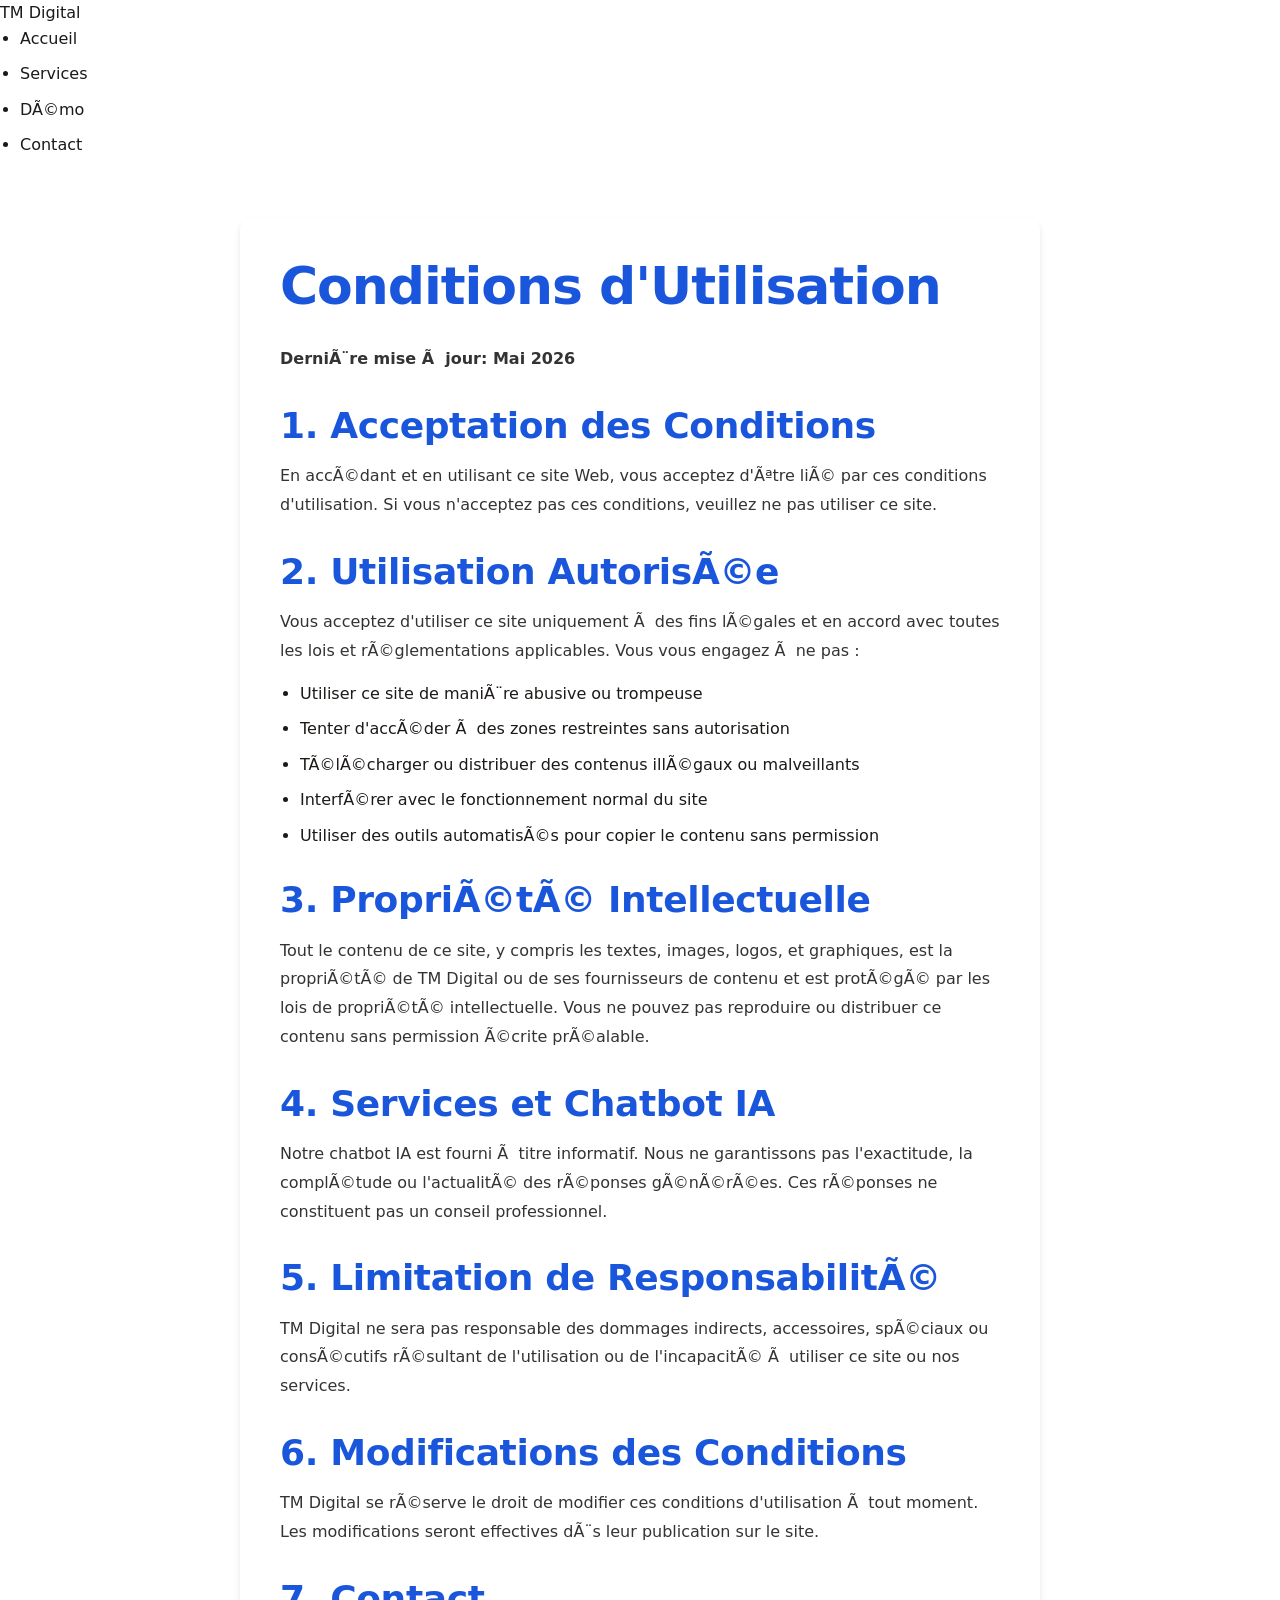
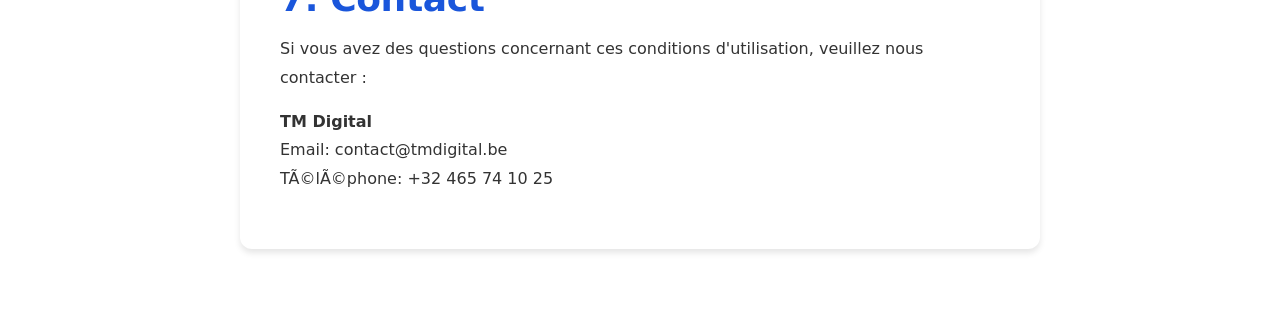
<file: static/terms.html>
﻿<!DOCTYPE html>
<html lang="fr">
<head>
    <meta charset="UTF-8">
    <meta name="viewport" content="width=device-width, initial-scale=1.0">
    <title>Conditions d'Utilisation - TM Digital</title>
    <link rel="stylesheet" href="css/style.css">
    <style>
        .terms-container {
            max-width: 800px;
            margin: 60px auto;
            padding: 40px;
            background: white;
            border-radius: 12px;
            box-shadow: 0 4px 6px rgba(0,0,0,0.1);
        }
        h1 { color: #1a56db; margin-bottom: 30px; }
        h2 { color: #1a56db; margin-top: 30px; margin-bottom: 15px; }
        p { line-height: 1.8; color: #333; margin-bottom: 15px; }
        ul { margin-left: 20px; margin-bottom: 15px; }
        li { margin-bottom: 10px; }
    </style>
</head>
<body>
    <nav class="navbar">
        <div class="nav-container">
            <a href="/" class="logo">TM Digital</a>
            <ul class="nav-menu">
                <li><a href="/" class="nav-link">Accueil</a></li>
                <li><a href="/services" class="nav-link">Services</a></li>
                <li><a href="/demo" class="nav-link">DÃ©mo</a></li>
                <li><a href="/contact" class="nav-link">Contact</a></li>
            </ul>
        </div>
    </nav>

    <div class="terms-container">
        <h1>Conditions d'Utilisation</h1>
        <p><strong>DerniÃ¨re mise Ã  jour: Mai 2026</strong></p>

        <h2>1. Acceptation des Conditions</h2>
        <p>En accÃ©dant et en utilisant ce site Web, vous acceptez d'Ãªtre liÃ© par ces conditions d'utilisation. Si vous n'acceptez pas ces conditions, veuillez ne pas utiliser ce site.</p>

        <h2>2. Utilisation AutorisÃ©e</h2>
        <p>Vous acceptez d'utiliser ce site uniquement Ã  des fins lÃ©gales et en accord avec toutes les lois et rÃ©glementations applicables. Vous vous engagez Ã  ne pas :</p>
        <ul>
            <li>Utiliser ce site de maniÃ¨re abusive ou trompeuse</li>
            <li>Tenter d'accÃ©der Ã  des zones restreintes sans autorisation</li>
            <li>TÃ©lÃ©charger ou distribuer des contenus illÃ©gaux ou malveillants</li>
            <li>InterfÃ©rer avec le fonctionnement normal du site</li>
            <li>Utiliser des outils automatisÃ©s pour copier le contenu sans permission</li>
        </ul>

        <h2>3. PropriÃ©tÃ© Intellectuelle</h2>
        <p>Tout le contenu de ce site, y compris les textes, images, logos, et graphiques, est la propriÃ©tÃ© de TM Digital ou de ses fournisseurs de contenu et est protÃ©gÃ© par les lois de propriÃ©tÃ© intellectuelle. Vous ne pouvez pas reproduire ou distribuer ce contenu sans permission Ã©crite prÃ©alable.</p>

        <h2>4. Services et Chatbot IA</h2>
        <p>Notre chatbot IA est fourni Ã  titre informatif. Nous ne garantissons pas l'exactitude, la complÃ©tude ou l'actualitÃ© des rÃ©ponses gÃ©nÃ©rÃ©es. Ces rÃ©ponses ne constituent pas un conseil professionnel.</p>

        <h2>5. Limitation de ResponsabilitÃ©</h2>
        <p>TM Digital ne sera pas responsable des dommages indirects, accessoires, spÃ©ciaux ou consÃ©cutifs rÃ©sultant de l'utilisation ou de l'incapacitÃ© Ã  utiliser ce site ou nos services.</p>

        <h2>6. Modifications des Conditions</h2>
        <p>TM Digital se rÃ©serve le droit de modifier ces conditions d'utilisation Ã  tout moment. Les modifications seront effectives dÃ¨s leur publication sur le site.</p>

        <h2>7. Contact</h2>
        <p>Si vous avez des questions concernant ces conditions d'utilisation, veuillez nous contacter :</p>
        <p>
            <strong>TM Digital</strong><br>
            Email: contact@tmdigital.be<br>
            TÃ©lÃ©phone: +32 465 74 10 25
        </p>
    </div>
</body>
</html>
</file>
<file: static/css/style.css>
/* ============================================================
   ThierryAI — Design System
   ============================================================ */

:root {
  /* ── Couleurs marque (bordeaux/burgundy) ── */
  --primary:        #8C1D40;
  --primary-dark:   #6B1530;
  --primary-light:  #B02452;
  --primary-50:     #FEF2F6;
  --primary-100:    #FBD9E5;

  /* ── Couleur produit (chatbot — bleu distinct) ── */
  --product:        #2563EB;
  --product-dark:   #1D4ED8;
  --product-50:     #EFF6FF;
  --product-100:    #DBEAFE;

  /* ── Accent ── */
  --gold:           #D97706;
  --gold-light:     #FEF3C7;
  --success:        #059669;
  --success-light:  #D1FAE5;

  /* ── Typographie (tons chauds) ── */
  --text:           #1C1917;
  --text-2:         #44403C;
  --text-3:         #78716C;
  --text-4:         #A8A29E;

  /* ── Bordures & Fonds ── */
  --border:         #E7E5E4;
  --border-light:   #F5F5F4;
  --bg:             #FFFFFF;
  --bg-alt:         #FAF9F8;
  --bg-dark:        #1C0A0E;     /* bordeaux très sombre */

  /* ── Ombres ── */
  --shadow-sm:      0 1px 3px rgba(0,0,0,.07);
  --shadow:         0 4px 12px rgba(0,0,0,.07);
  --shadow-lg:      0 10px 30px rgba(0,0,0,.09);
  --shadow-xl:      0 20px 50px rgba(0,0,0,.11);
  --shadow-brand:   0 8px 24px rgba(140,29,64,.30);

  /* ── Radii ── */
  --radius:         8px;
  --radius-lg:      12px;
  --radius-xl:      20px;

  /* ── Misc ── */
  --nav-h:          68px;
  --transition:     all .2s ease;
}

/* ── Reset & Base ── */
*, *::before, *::after { box-sizing: border-box; margin: 0; padding: 0; }
html  { scroll-behavior: smooth; }
body  {
  font-family: 'Inter', system-ui, -apple-system, sans-serif;
  color: var(--text);
  background: var(--bg);
  line-height: 1.6;
  font-size: 16px;
  -webkit-font-smoothing: antialiased;
}
img, svg { display: block; max-width: 100%; }
a   { text-decoration: none; color: inherit; }
button, input, textarea, select { font-family: inherit; font-size: inherit; }

/* ── Typographie ── */
h1 { font-size: clamp(2rem, 5vw, 3.25rem); font-weight: 800; line-height: 1.1; letter-spacing: -.02em; }
h2 { font-size: clamp(1.5rem, 3vw, 2.25rem); font-weight: 700; line-height: 1.2; letter-spacing: -.01em; }
h3 { font-size: clamp(1.1rem, 2vw, 1.35rem); font-weight: 600; line-height: 1.3; }
h4 { font-size: 1rem; font-weight: 600; }
p  { color: var(--text-3); }

/* ── Layout ── */
.container {
  width: 100%;
  max-width: 1180px;
  margin-inline: auto;
  padding-inline: 24px;
}
.section       { padding-block: 96px; }
.section--alt  { background: var(--bg-alt); }

.section-label {
  display: inline-flex;
  align-items: center;
  gap: 6px;
  font-size: .8rem;
  font-weight: 600;
  letter-spacing: .06em;
  text-transform: uppercase;
  color: var(--primary);
  background: var(--primary-50);
  border: 1px solid var(--primary-100);
  border-radius: 100px;
  padding: 4px 14px;
  margin-bottom: 16px;
}
.section-header {
  text-align: center;
  max-width: 640px;
  margin-inline: auto;
  margin-bottom: 64px;
}
.section-header p { margin-top: 12px; font-size: 1.05rem; }

/* ── Boutons ── */
.btn {
  display: inline-flex;
  align-items: center;
  gap: 8px;
  font-weight: 600;
  font-size: .95rem;
  padding: 12px 26px;
  border-radius: var(--radius-lg);
  border: 2px solid transparent;
  cursor: pointer;
  transition: var(--transition);
  white-space: nowrap;
}
.btn-primary {
  background: var(--primary);
  color: #fff;
  border-color: var(--primary);
}
.btn-primary:hover {
  background: var(--primary-dark);
  border-color: var(--primary-dark);
  transform: translateY(-1px);
  box-shadow: var(--shadow-brand);
}
.btn-outline {
  background: transparent;
  color: var(--primary);
  border-color: var(--primary);
}
.btn-outline:hover { background: var(--primary-50); }
.btn-white {
  background: #fff;
  color: var(--primary);
  border-color: #fff;
}
.btn-white:hover { background: #f9f0f3; transform: translateY(-1px); }
.btn-lg { padding: 15px 34px; font-size: 1rem; border-radius: var(--radius-xl); }

/* ── Navigation ── */
.nav {
  position: sticky;
  top: 0;
  z-index: 100;
  height: var(--nav-h);
  background: rgba(255,255,255,.93);
  backdrop-filter: blur(14px);
  -webkit-backdrop-filter: blur(14px);
  border-bottom: 1px solid var(--border);
}
.nav-inner {
  height: 100%;
  display: flex;
  align-items: center;
  justify-content: space-between;
  gap: 32px;
}
.nav-logo {
  display: flex;
  align-items: center;
  gap: 10px;
  font-weight: 800;
  font-size: 1.1rem;
  color: var(--text);
  flex-shrink: 0;
}
.nav-logo-icon {
  width: 36px;
  height: 36px;
  background: linear-gradient(135deg, var(--primary) 0%, var(--primary-light) 100%);
  border-radius: 10px;
  display: flex;
  align-items: center;
  justify-content: center;
  flex-shrink: 0;
}
.nav-logo-name { display: flex; align-items: baseline; gap: 1px; }
.nav-logo-name span { color: var(--primary); }
.nav-links { display: flex; align-items: center; gap: 4px; list-style: none; }
.nav-links a {
  font-size: .92rem;
  font-weight: 500;
  color: var(--text-3);
  padding: 6px 14px;
  border-radius: var(--radius);
  transition: var(--transition);
}
.nav-links a:hover  { color: var(--text); background: var(--bg-alt); }
.nav-links a.active { color: var(--primary); background: var(--primary-50); }
.nav-cta { display: flex; align-items: center; gap: 12px; }
.nav-burger {
  display: none;
  flex-direction: column;
  gap: 5px;
  cursor: pointer;
  padding: 6px;
  border-radius: var(--radius);
  border: none;
  background: none;
}
.nav-burger span {
  display: block;
  width: 22px;
  height: 2px;
  background: var(--text);
  border-radius: 2px;
  transition: var(--transition);
}

/* ── Hero ── */
.hero {
  overflow: hidden;
  padding-top: 80px;
  padding-bottom: 100px;
  background: linear-gradient(140deg, #fff 0%, var(--primary-50) 60%, #fff 100%);
  position: relative;
}
.hero::before {
  content: '';
  position: absolute;
  inset: 0;
  background: radial-gradient(ellipse at 72% 40%, rgba(140,29,64,.07) 0%, transparent 65%);
  pointer-events: none;
}
.hero-grid {
  display: grid;
  grid-template-columns: 1fr 1fr;
  gap: 64px;
  align-items: center;
}
.hero-badges { display: flex; gap: 8px; margin-bottom: 24px; flex-wrap: wrap; }
.hero-badge {
  font-size: .78rem;
  font-weight: 600;
  color: var(--primary);
  background: var(--primary-50);
  border: 1px solid var(--primary-100);
  border-radius: 100px;
  padding: 4px 12px;
  display: inline-flex;
  align-items: center;
  gap: 6px;
}
.hero-badge svg { width: 13px; height: 13px; }
.hero h1 { margin-bottom: 20px; color: var(--text); }
.hero h1 em { font-style: normal; color: var(--primary); }
.hero-sub { font-size: 1.1rem; color: var(--text-3); margin-bottom: 36px; max-width: 520px; }
.hero-actions { display: flex; align-items: center; gap: 12px; flex-wrap: wrap; }
.hero-trust { margin-top: 40px; display: flex; align-items: center; gap: 12px; }
.trust-avatars { display: flex; align-items: center; }
.trust-avatar {
  width: 34px;
  height: 34px;
  border-radius: 50%;
  border: 2px solid #fff;
  background: var(--primary-100);
  color: var(--primary);
  display: flex;
  align-items: center;
  justify-content: center;
  font-size: 11px;
  font-weight: 700;
  margin-left: -8px;
}
.trust-avatar:first-child { margin-left: 0; }
.trust-text { font-size: .85rem; color: var(--text-3); }
.trust-text strong { color: var(--text); font-weight: 600; }
.hero-visual { display: flex; justify-content: flex-end; position: relative; }

/* ── Chat Mockup (hero — garde le bleu du produit) ── */
.chat-mockup {
  width: 340px;
  background: #fff;
  border-radius: var(--radius-xl);
  box-shadow: var(--shadow-xl);
  overflow: hidden;
  border: 1px solid var(--border);
}
.chat-mockup-header {
  background: var(--product);
  padding: 14px 18px;
  display: flex;
  align-items: center;
  gap: 10px;
}
.cm-avatar {
  width: 36px; height: 36px;
  background: rgba(255,255,255,.2);
  border-radius: 50%;
  display: flex;
  align-items: center;
  justify-content: center;
  flex-shrink: 0;
}
.cm-info h4 { color: #fff; font-size: 13px; font-weight: 600; }
.cm-info p  { color: rgba(255,255,255,.75); font-size: 11px; }
.cm-status  { width: 8px; height: 8px; background: #34d399; border-radius: 50%; margin-left: auto; flex-shrink: 0; }
.chat-mockup-body { padding: 14px; display: flex; flex-direction: column; gap: 10px; }
.cm-msg { display: flex; flex-direction: column; gap: 4px; max-width: 80%; }
.cm-msg.user { align-self: flex-end; align-items: flex-end; }
.cm-msg.bot  { align-self: flex-start; }
.cm-bubble {
  padding: 9px 13px;
  border-radius: 14px;
  font-size: 13px;
  line-height: 1.45;
  color: var(--text);
  background: var(--bg-alt);
}
.cm-msg.user .cm-bubble { background: var(--product); color: #fff; border-bottom-right-radius: 4px; }
.cm-msg.bot  .cm-bubble { border-bottom-left-radius: 4px; }
.cm-time { font-size: 10px; color: var(--text-4); }
.cm-typing .cm-bubble { display: flex; gap: 4px; align-items: center; padding: 11px 14px; }
.cm-dot { width: 6px; height: 6px; background: var(--text-4); border-radius: 50%; animation: bounce .9s ease-in-out infinite; }
.cm-dot:nth-child(2) { animation-delay: .15s; }
.cm-dot:nth-child(3) { animation-delay: .3s; }
@keyframes bounce { 0%,60%,100%{transform:translateY(0)} 30%{transform:translateY(-5px)} }
.chat-mockup-input {
  padding: 10px 14px;
  border-top: 1px solid var(--border);
  display: flex;
  align-items: center;
  gap: 8px;
}
.cm-input-field {
  flex: 1;
  background: var(--bg-alt);
  border: 1px solid var(--border);
  border-radius: 8px;
  padding: 8px 12px;
  font-size: 12px;
  color: var(--text-3);
}
.cm-send-btn {
  width: 32px; height: 32px;
  background: var(--product);
  border-radius: 8px;
  display: flex;
  align-items: center;
  justify-content: center;
}

.float-badge {
  position: absolute;
  background: #fff;
  border: 1px solid var(--border);
  border-radius: var(--radius-lg);
  padding: 10px 14px;
  box-shadow: var(--shadow-lg);
  font-size: 12px;
  font-weight: 600;
  display: flex;
  align-items: center;
  gap: 8px;
  white-space: nowrap;
}
.float-badge-1 { top: -24px; right: -20px; color: var(--success); }
.float-badge-2 { bottom: -18px; left: -24px; color: var(--product); }
.float-dot { width: 8px; height: 8px; background: currentColor; border-radius: 50%; flex-shrink: 0; }

/* ── Stats ── */
.stats { padding-block: 0; }
.stats-inner {
  background: var(--bg-dark);
  border-radius: var(--radius-xl);
  padding: 48px 64px;
  display: grid;
  grid-template-columns: repeat(4, 1fr);
  gap: 32px;
  margin-block: -40px;
  position: relative;
  z-index: 10;
  box-shadow: var(--shadow-xl);
}
.stat-item { text-align: center; }
.stat-icon {
  width: 44px; height: 44px;
  background: rgba(140,29,64,.25);
  border-radius: var(--radius-lg);
  display: flex;
  align-items: center;
  justify-content: center;
  margin-inline: auto;
  margin-bottom: 12px;
  color: var(--primary-100);
}
.stat-icon svg { width: 22px; height: 22px; }
.stat-number {
  font-size: 2.4rem;
  font-weight: 800;
  color: #fff;
  line-height: 1;
  margin-bottom: 6px;
}
.stat-number em { font-style: normal; color: var(--primary-100); }
.stat-label { font-size: .83rem; color: rgba(255,255,255,.5); }

/* ── Steps ── */
.steps { display: grid; grid-template-columns: repeat(3, 1fr); gap: 32px; position: relative; }
.steps::before {
  content: '';
  position: absolute;
  top: 40px;
  left: calc(16.67% + 16px);
  right: calc(16.67% + 16px);
  height: 2px;
  background: linear-gradient(90deg, var(--primary-100), var(--primary), var(--primary-100));
  pointer-events: none;
}
.step-card {
  text-align: center;
  padding: 32px 24px;
  border-radius: var(--radius-xl);
  background: var(--bg);
  border: 1px solid var(--border);
  transition: var(--transition);
  position: relative;
}
.step-card:hover { transform: translateY(-4px); box-shadow: var(--shadow-lg); border-color: var(--primary-100); }
.step-num {
  width: 56px; height: 56px;
  background: var(--primary);
  color: #fff;
  font-weight: 800;
  font-size: 1.1rem;
  border-radius: 50%;
  display: flex;
  align-items: center;
  justify-content: center;
  margin-inline: auto;
  margin-bottom: 20px;
  box-shadow: var(--shadow-brand);
  position: relative;
  z-index: 1;
}
.step-num svg { width: 22px; height: 22px; }
.step-card h3 { margin-bottom: 10px; }
.step-card p  { font-size: .9rem; }

/* ── Industries ── */
.industries-grid {
  display: grid;
  grid-template-columns: repeat(3, 1fr);
  gap: 20px;
}
.industry-card {
  background: var(--bg);
  border: 1px solid var(--border);
  border-radius: var(--radius-xl);
  padding: 28px;
  display: flex;
  align-items: flex-start;
  gap: 16px;
  transition: var(--transition);
}
.industry-card:hover { border-color: var(--primary); box-shadow: var(--shadow-lg); transform: translateY(-2px); }
.industry-icon {
  width: 50px; height: 50px;
  background: var(--primary-50);
  border-radius: var(--radius-lg);
  display: flex;
  align-items: center;
  justify-content: center;
  flex-shrink: 0;
  color: var(--primary);
}
.industry-icon svg { width: 24px; height: 24px; }
.industry-info h4 { margin-bottom: 4px; }
.industry-info p  { font-size: .88rem; }

/* ── Benefits ── */
.benefits-grid {
  display: grid;
  grid-template-columns: 1fr 1fr;
  gap: 56px;
  align-items: center;
}
.benefits-list { display: flex; flex-direction: column; gap: 28px; }
.benefit-item  { display: flex; gap: 16px; align-items: flex-start; }
.benefit-icon {
  width: 48px; height: 48px;
  background: var(--primary-50);
  border: 1px solid var(--primary-100);
  border-radius: var(--radius-lg);
  display: flex;
  align-items: center;
  justify-content: center;
  flex-shrink: 0;
  color: var(--primary);
}
.benefit-icon svg { width: 22px; height: 22px; }
.benefit-text h4 { margin-bottom: 4px; }
.benefit-text p  { font-size: .9rem; }
.benefits-visual { position: relative; }
.metrics-card {
  background: #fff;
  border: 1px solid var(--border);
  border-radius: var(--radius-xl);
  padding: 28px;
  box-shadow: var(--shadow-lg);
}
.metrics-card h4 { font-size: .85rem; color: var(--text-3); margin-bottom: 20px; font-weight: 500; }
.metric-bar-item { margin-bottom: 16px; }
.metric-bar-item:last-child { margin-bottom: 0; }
.metric-label {
  display: flex;
  justify-content: space-between;
  font-size: .85rem;
  margin-bottom: 6px;
}
.metric-label span:first-child { font-weight: 500; color: var(--text-2); }
.metric-label span:last-child  { color: var(--primary); font-weight: 700; }
.metric-bar { height: 8px; background: var(--border-light); border-radius: 100px; overflow: hidden; }
.metric-fill { height: 100%; background: linear-gradient(90deg, var(--primary-light), var(--primary)); border-radius: 100px; }

/* ── Témoignages ── */
.testimonials-grid { display: grid; grid-template-columns: repeat(3, 1fr); gap: 24px; }
.testimonial-card {
  background: var(--bg);
  border: 1px solid var(--border);
  border-radius: var(--radius-xl);
  padding: 28px;
  transition: var(--transition);
}
.testimonial-card:hover { box-shadow: var(--shadow-lg); transform: translateY(-2px); }
.stars { display: flex; gap: 3px; margin-bottom: 14px; color: var(--gold); }
.stars svg { width: 16px; height: 16px; }
.testimonial-text { font-size: .95rem; color: var(--text-2); line-height: 1.65; margin-bottom: 20px; font-style: italic; }
.testimonial-author { display: flex; align-items: center; gap: 12px; }
.author-avatar {
  width: 42px; height: 42px;
  border-radius: 50%;
  background: var(--primary-100);
  color: var(--primary);
  display: flex;
  align-items: center;
  justify-content: center;
  font-size: 13px;
  font-weight: 800;
  flex-shrink: 0;
}
.author-info strong { font-size: .9rem; display: block; color: var(--text); }
.author-info span   { font-size: .82rem; color: var(--text-3); }

/* ── CTA Banner ── */
.cta-banner {
  background: linear-gradient(135deg, var(--primary) 0%, var(--primary-dark) 100%);
  border-radius: var(--radius-xl);
  padding: 64px;
  text-align: center;
  position: relative;
  overflow: hidden;
}
.cta-banner::before {
  content: '';
  position: absolute;
  inset: 0;
  background: url("data:image/svg+xml,%3Csvg width='60' height='60' viewBox='0 0 60 60' xmlns='http://www.w3.org/2000/svg'%3E%3Cg fill='%23ffffff' fill-opacity='0.04'%3E%3Cpath d='M36 34v-4h-2v4h-4v2h4v4h2v-4h4v-2h-4zm0-30V0h-2v4h-4v2h4v4h2V6h4V4h-4zM6 34v-4H4v4H0v2h4v4h2v-4h4v-2H6zM6 4V0H4v4H0v2h4v4h2V6h4V4H6z'/%3E%3C/g%3E%3C/svg%3E") repeat;
  pointer-events: none;
}
.cta-banner h2 { color: #fff; margin-bottom: 14px; }
.cta-banner p  { color: rgba(255,255,255,.75); font-size: 1.05rem; max-width: 540px; margin-inline: auto; margin-bottom: 36px; }
.cta-banner .btn-actions { display: flex; justify-content: center; gap: 12px; flex-wrap: wrap; }

/* ── Cartes services ── */
.service-cards { display: grid; grid-template-columns: repeat(2, 1fr); gap: 28px; }
.service-card {
  background: var(--bg);
  border: 1px solid var(--border);
  border-radius: var(--radius-xl);
  padding: 36px;
  transition: var(--transition);
  position: relative;
  overflow: hidden;
}
.service-card::before {
  content: '';
  position: absolute;
  top: 0; left: 0;
  width: 4px; height: 100%;
  background: var(--primary);
  opacity: 0;
  transition: var(--transition);
}
.service-card:hover { box-shadow: var(--shadow-lg); transform: translateY(-3px); border-color: var(--primary-100); }
.service-card:hover::before { opacity: 1; }
.service-card-icon {
  width: 56px; height: 56px;
  background: var(--primary-50);
  border: 1px solid var(--primary-100);
  border-radius: var(--radius-xl);
  display: flex;
  align-items: center;
  justify-content: center;
  margin-bottom: 20px;
  color: var(--primary);
}
.service-card-icon svg { width: 26px; height: 26px; }
.service-card h3 { margin-bottom: 10px; }
.service-card p  { font-size: .92rem; margin-bottom: 20px; }
.service-features { list-style: none; display: flex; flex-direction: column; gap: 9px; }
.service-features li {
  font-size: .88rem;
  color: var(--text-2);
  display: flex;
  align-items: center;
  gap: 10px;
}
.service-features li .check-icon {
  width: 18px; height: 18px;
  color: var(--success);
  flex-shrink: 0;
}
.service-card.featured {
  background: linear-gradient(135deg, var(--primary-50) 0%, #fff 100%);
  border-color: var(--primary-100);
}
.service-card.featured::before { opacity: 1; }

/* ── Tarifs ── */
.pricing-grid { display: grid; grid-template-columns: repeat(3, 1fr); gap: 24px; }
.pricing-card {
  background: var(--bg);
  border: 1px solid var(--border);
  border-radius: var(--radius-xl);
  padding: 36px;
  display: flex;
  flex-direction: column;
  transition: var(--transition);
}
.pricing-card:hover { box-shadow: var(--shadow-lg); transform: translateY(-4px); }
.pricing-card.popular {
  background: var(--primary);
  border-color: var(--primary);
  color: #fff;
  position: relative;
}
.pricing-card.popular p   { color: rgba(255,255,255,.8); }
.pricing-card.popular .pricing-features li { color: rgba(255,255,255,.9); }
.pricing-card.popular .pricing-features li .check-icon { color: rgba(255,255,255,.9); }
.popular-badge {
  position: absolute;
  top: -14px; left: 50%;
  transform: translateX(-50%);
  background: var(--gold);
  color: #1C1917;
  font-size: .75rem;
  font-weight: 700;
  padding: 4px 14px;
  border-radius: 100px;
  white-space: nowrap;
}
.pricing-name {
  font-size: .82rem;
  font-weight: 700;
  text-transform: uppercase;
  letter-spacing: .06em;
  color: var(--primary);
  margin-bottom: 10px;
}
.pricing-card.popular .pricing-name { color: rgba(255,255,255,.8); }
.pricing-price {
  font-size: 2.5rem;
  font-weight: 800;
  line-height: 1;
  margin-bottom: 4px;
}
.pricing-price sup { font-size: 1.2rem; font-weight: 600; vertical-align: top; margin-top: 4px; }
.pricing-monthly { font-size: .85rem; color: var(--text-3); margin-bottom: 28px; }
.pricing-card.popular .pricing-monthly { color: rgba(255,255,255,.65); }
.pricing-divider { border: none; border-top: 1px solid var(--border); margin-bottom: 24px; }
.pricing-card.popular .pricing-divider { border-color: rgba(255,255,255,.2); }
.pricing-features {
  list-style: none;
  flex: 1;
  display: flex;
  flex-direction: column;
  gap: 12px;
  margin-bottom: 32px;
}
.pricing-features li {
  font-size: .9rem;
  color: var(--text-2);
  display: flex;
  align-items: center;
  gap: 10px;
}
.pricing-features li .check-icon { width: 18px; height: 18px; color: var(--success); flex-shrink: 0; }
.pricing-features li.disabled { opacity: .4; }
.pricing-features li.disabled .check-icon { color: var(--text-4); }

/* ── Processus ── */
.process-steps { display: flex; flex-direction: column; }
.process-step {
  display: grid;
  grid-template-columns: 80px 1fr;
  gap: 32px;
  padding-block: 36px;
  border-bottom: 1px solid var(--border);
}
.process-step:last-child { border-bottom: none; }
.process-step-num {
  width: 56px; height: 56px;
  background: var(--primary);
  color: #fff;
  border-radius: var(--radius-xl);
  display: flex;
  align-items: center;
  justify-content: center;
  font-weight: 800;
  font-size: 1.1rem;
  flex-shrink: 0;
  box-shadow: var(--shadow-brand);
}
.process-step-content h3 { margin-bottom: 8px; }
.process-step-content p  { font-size: .95rem; }
.process-step-meta { margin-top: 12px; display: flex; align-items: center; gap: 10px; flex-wrap: wrap; }
.process-tag {
  font-size: .78rem;
  font-weight: 600;
  padding: 3px 10px;
  border-radius: 100px;
  background: var(--primary-50);
  color: var(--primary);
  border: 1px solid var(--primary-100);
}

/* ── FAQ ── */
.faq-list {
  display: flex;
  flex-direction: column;
  border: 1px solid var(--border);
  border-radius: var(--radius-xl);
  overflow: hidden;
}
.faq-item { border-bottom: 1px solid var(--border); }
.faq-item:last-child { border-bottom: none; }
.faq-question {
  width: 100%;
  display: flex;
  justify-content: space-between;
  align-items: center;
  padding: 22px 28px;
  background: none;
  border: none;
  text-align: left;
  cursor: pointer;
  font-weight: 600;
  font-size: .95rem;
  color: var(--text);
  transition: var(--transition);
  gap: 16px;
}
.faq-question:hover { background: var(--bg-alt); }
.faq-icon {
  width: 24px; height: 24px;
  border-radius: 50%;
  border: 1.5px solid var(--border);
  display: flex;
  align-items: center;
  justify-content: center;
  flex-shrink: 0;
  color: var(--primary);
  transition: var(--transition);
  font-size: 16px;
}
.faq-item.open .faq-icon { transform: rotate(45deg); background: var(--primary); color: #fff; border-color: var(--primary); }
.faq-answer { max-height: 0; overflow: hidden; transition: max-height .3s ease; }
.faq-answer-inner { padding: 0 28px 22px; font-size: .92rem; color: var(--text-3); line-height: 1.7; }
.faq-item.open .faq-answer { max-height: 400px; }

/* ── Page d'en-tête ── */
.page-header {
  background: linear-gradient(135deg, var(--primary-50) 0%, #fff 100%);
  padding: 72px 0 80px;
  text-align: center;
  border-bottom: 1px solid var(--border);
}
.page-header h1 { margin-bottom: 14px; }
.page-header p   { font-size: 1.05rem; max-width: 540px; margin-inline: auto; }

/* ── Demo ── */
.demo-grid { display: grid; grid-template-columns: 1fr 1fr; gap: 64px; align-items: start; }
.demo-info h2 { margin-bottom: 14px; }
.demo-info p   { font-size: .95rem; margin-bottom: 24px; }
.demo-tips { display: flex; flex-direction: column; gap: 14px; margin-bottom: 32px; }
.demo-tip {
  display: flex;
  align-items: flex-start;
  gap: 14px;
  background: var(--bg-alt);
  border: 1px solid var(--border);
  border-radius: var(--radius-lg);
  padding: 14px 16px;
}
.demo-tip-clickable {
  all: unset;
  display: flex;
  align-items: flex-start;
  gap: 14px;
  background: var(--bg-alt);
  border: 1.5px solid var(--border);
  border-radius: var(--radius-lg);
  padding: 14px 16px;
  cursor: pointer;
  transition: all 200ms ease;
  pointer-events: auto;
  user-select: none;
  -webkit-user-select: none;
  -webkit-touch-callout: none;
}
.demo-tip-clickable:hover {
  background: var(--primary-50);
  border-color: var(--primary);
  transform: translateX(4px);
}
.demo-tip-clickable:active {
  transform: translateX(2px);
}
.demo-tip-clickable.active {
  background: var(--primary-50);
  border-color: var(--primary-500);
  box-shadow: 0 0 0 3px rgba(26, 86, 219, 0.1);
}
.demo-tip-icon {
  width: 38px; height: 38px;
  background: var(--primary-50);
  border-radius: var(--radius);
  display: flex;
  align-items: center;
  justify-content: center;
  flex-shrink: 0;
  color: var(--primary);
}
.demo-tip-icon svg { width: 18px; height: 18px; }
.demo-tip-text strong { color: var(--text); display: block; margin-bottom: 2px; font-size: .88rem; }
.demo-tip-text span   { font-size: .85rem; color: var(--text-3); }
.demo-widget-wrapper { position: sticky; top: calc(var(--nav-h) + 24px); }
.demo-sector-tabs { display: flex; gap: 8px; margin-bottom: 16px; }
.sector-tab {
  flex: 1;
  padding: 10px 16px;
  border: 1.5px solid var(--border);
  border-radius: var(--radius-lg);
  background: var(--bg);
  cursor: pointer;
  font-size: .88rem;
  font-weight: 600;
  color: var(--text-3);
  transition: var(--transition);
  text-align: center;
}
.sector-tab:hover  { border-color: var(--product); color: var(--product); background: var(--product-50); }
.sector-tab.active { border-color: var(--product); color: var(--product); background: var(--product-50); }

/* ── Chat widget (démo — bleu produit) ── */
.chat-widget {
  width: 100%;
  max-width: 440px;
  margin-inline: auto;
  height: 540px;
  background: #fff;
  border-radius: var(--radius-xl);
  box-shadow: var(--shadow-xl);
  border: 1px solid var(--border);
  display: flex;
  flex-direction: column;
  overflow: hidden;
}
.chat-widget-header {
  background: var(--product);
  padding: 16px 20px;
  display: flex;
  align-items: center;
  gap: 12px;
  flex-shrink: 0;
}
.cw-avatar {
  width: 38px; height: 38px;
  background: rgba(255,255,255,.2);
  border-radius: 50%;
  display: flex;
  align-items: center;
  justify-content: center;
  color: #fff;
}
.cw-avatar svg { width: 20px; height: 20px; }
.cw-info h4 { color: #fff; font-size: 14px; font-weight: 600; }
.cw-info p  { color: rgba(255,255,255,.75); font-size: 11px; }
.cw-dot { width: 8px; height: 8px; background: #34d399; border-radius: 50%; margin-left: auto; }
.chat-widget-messages {
  flex: 1;
  overflow-y: auto;
  padding: 16px;
  display: flex;
  flex-direction: column;
  gap: 10px;
}
.chat-widget-messages::-webkit-scrollbar { width: 4px; }
.chat-widget-messages::-webkit-scrollbar-track { background: transparent; }
.chat-widget-messages::-webkit-scrollbar-thumb { background: var(--border); border-radius: 2px; }
.cw-msg { display: flex; flex-direction: column; gap: 4px; max-width: 80%; }
.cw-msg.user { align-self: flex-end; align-items: flex-end; }
.cw-msg.bot  { align-self: flex-start; }
.cw-bubble {
  padding: 10px 14px;
  border-radius: 14px;
  font-size: 14px;
  line-height: 1.5;
  color: var(--text);
  background: var(--bg-alt);
}
.cw-msg.user .cw-bubble { background: var(--product); color: #fff; border-bottom-right-radius: 4px; }
.cw-msg.bot  .cw-bubble { border-bottom-left-radius: 4px; }
.cw-time { font-size: 10px; color: var(--text-4); }
.typing-indicator .cw-bubble { display: flex; gap: 4px; align-items: center; padding: 12px 16px; }
.typing-dot { width: 7px; height: 7px; background: var(--text-4); border-radius: 50%; animation: bounce 1.2s infinite; }
.typing-dot:nth-child(2) { animation-delay: .2s; }
.typing-dot:nth-child(3) { animation-delay: .4s; }
.chat-widget-input {
  padding: 12px 16px;
  border-top: 1px solid var(--border);
  display: flex;
  gap: 8px;
  align-items: flex-end;
  flex-shrink: 0;
}
.cw-textarea {
  flex: 1;
  border: 1.5px solid var(--border);
  border-radius: 10px;
  padding: 10px 12px;
  font-size: 14px;
  font-family: inherit;
  resize: none;
  outline: none;
  max-height: 120px;
  transition: border-color .15s;
  background: var(--bg);
}
.cw-textarea:focus { border-color: var(--product); }
.cw-send {
  width: 40px; height: 40px;
  border-radius: 10px;
  border: none;
  background: var(--product);
  color: #fff;
  cursor: pointer;
  display: flex;
  align-items: center;
  justify-content: center;
  transition: var(--transition);
  flex-shrink: 0;
}
.cw-send:hover    { background: var(--product-dark); }
.cw-send:disabled { background: #93c5fd; cursor: not-allowed; }
.cw-send svg { width: 16px; height: 16px; }

/* ── Contact ── */
.contact-grid { display: grid; grid-template-columns: 1fr 1.4fr; gap: 64px; align-items: start; }
.contact-info h2  { margin-bottom: 14px; }
.contact-info > p { font-size: .95rem; margin-bottom: 36px; }
.contact-items { display: flex; flex-direction: column; gap: 20px; }
.contact-item { display: flex; align-items: flex-start; gap: 14px; }
.contact-item-icon {
  width: 44px; height: 44px;
  background: var(--primary-50);
  border: 1px solid var(--primary-100);
  border-radius: var(--radius-lg);
  display: flex;
  align-items: center;
  justify-content: center;
  flex-shrink: 0;
  color: var(--primary);
}
.contact-item-icon svg { width: 20px; height: 20px; }
.contact-item-text strong { font-size: .9rem; display: block; margin-bottom: 2px; color: var(--text); }
.contact-item-text span   { font-size: .88rem; color: var(--text-3); }
.contact-form-card {
  background: var(--bg);
  border: 1px solid var(--border);
  border-radius: var(--radius-xl);
  padding: 40px;
  box-shadow: var(--shadow);
}
.contact-form-card h3 { margin-bottom: 24px; }
.form-row { display: grid; grid-template-columns: 1fr 1fr; gap: 16px; }
.form-group { margin-bottom: 18px; }
.form-group label {
  display: block;
  font-size: .85rem;
  font-weight: 600;
  color: var(--text-2);
  margin-bottom: 6px;
}
.form-control {
  width: 100%;
  border: 1.5px solid var(--border);
  border-radius: var(--radius-lg);
  padding: 12px 14px;
  font-size: .95rem;
  font-family: inherit;
  color: var(--text);
  background: var(--bg);
  outline: none;
  transition: border-color .15s, box-shadow .15s;
  resize: vertical;
}
.form-control:focus { border-color: var(--primary); box-shadow: 0 0 0 3px rgba(140,29,64,.1); }
.form-control::placeholder { color: var(--text-4); }
.form-success { display: none; text-align: center; padding: 32px 20px; }
.form-success-icon { font-size: 3rem; margin-bottom: 12px; }
.form-success h4 { margin-bottom: 8px; }
.form-success p  { font-size: .9rem; }

/* ── Pied de page ── */
.footer {
  background: var(--bg-dark);
  color: rgba(255,255,255,.55);
  padding-top: 64px;
  padding-bottom: 32px;
}
.footer-grid {
  display: grid;
  grid-template-columns: 1.5fr 1fr 1fr 1fr;
  gap: 48px;
  margin-bottom: 48px;
}
.footer-brand p { font-size: .88rem; margin-top: 12px; line-height: 1.7; }
.footer-col h5  { color: #fff; font-size: .85rem; font-weight: 600; margin-bottom: 16px; }
.footer-links   { list-style: none; display: flex; flex-direction: column; gap: 10px; }
.footer-links a { font-size: .85rem; transition: color .15s; }
.footer-links a:hover { color: #fff; }
.footer-bottom {
  padding-top: 28px;
  border-top: 1px solid rgba(255,255,255,.1);
  display: flex;
  justify-content: space-between;
  align-items: center;
  flex-wrap: wrap;
  gap: 12px;
  font-size: .82rem;
}
.footer-bottom a:hover { color: #fff; }
.footer-logo-icon {
  background: linear-gradient(135deg, var(--primary) 0%, var(--primary-light) 100%);
}

/* ── Animations ── */
.fade-up {
  opacity: 0;
  transform: translateY(24px);
  transition: opacity .6s ease, transform .6s ease;
}
.fade-up.visible { opacity: 1; transform: none; }

/* ── Responsive ── */
@media (max-width: 1024px) {
  .hero-grid     { grid-template-columns: 1fr; text-align: center; }
  .hero-visual   { display: none; }
  .hero-actions, .hero-trust { justify-content: center; }
  .hero-sub      { margin-inline: auto; }
  .stats-inner   { grid-template-columns: repeat(2, 1fr); margin-block: 0; border-radius: var(--radius-xl); }
  .benefits-grid { grid-template-columns: 1fr; }
  .contact-grid  { grid-template-columns: 1fr; }
  .demo-grid     { grid-template-columns: 1fr; }
  .demo-widget-wrapper { position: static; }
}
@media (max-width: 768px) {
  .section { padding-block: 64px; }
  .nav-links, .nav-cta { display: none; }
  .nav-burger { display: flex; }
  .nav.menu-open .nav-links {
    display: flex;
    flex-direction: column;
    position: fixed;
    top: var(--nav-h);
    left: 0; right: 0;
    background: #fff;
    border-bottom: 1px solid var(--border);
    padding: 16px;
    gap: 4px;
    z-index: 99;
  }
  .nav.menu-open .nav-cta {
    display: flex;
    position: fixed;
    bottom: 0; left: 0; right: 0;
    background: #fff;
    border-top: 1px solid var(--border);
    padding: 16px;
    z-index: 99;
    justify-content: center;
  }
  .steps          { grid-template-columns: 1fr; }
  .steps::before  { display: none; }
  .industries-grid   { grid-template-columns: 1fr 1fr; }
  .testimonials-grid { grid-template-columns: 1fr; }
  .pricing-grid      { grid-template-columns: 1fr; }
  .service-cards     { grid-template-columns: 1fr; }
  .footer-grid       { grid-template-columns: 1fr 1fr; }
  .stats-inner       { grid-template-columns: repeat(2, 1fr); padding: 32px; }
  .form-row          { grid-template-columns: 1fr; }
  .cta-banner        { padding: 40px 24px; }
}
@media (max-width: 480px) {
  .industries-grid { grid-template-columns: 1fr; }
  .footer-grid     { grid-template-columns: 1fr; }
  .stats-inner     { grid-template-columns: 1fr 1fr; }
  .pricing-card.popular { margin-top: 20px; }
}
</file>
<file: static/css/chat-widget.css>
/* Chat Widget Flottant */
.chat-widget-container {
  position: fixed;
  bottom: 20px;
  right: 20px;
  font-family: -apple-system, BlinkMacSystemFont, 'Segoe UI', Roboto, Oxygen, Ubuntu, Cantarell, sans-serif;
  z-index: 9999;
}

.chat-widget-bubble {
  width: 60px;
  height: 60px;
  background: linear-gradient(135deg, var(--primary) 0%, #0066cc 100%);
  border-radius: 50%;
  display: flex;
  align-items: center;
  justify-content: center;
  cursor: pointer;
  box-shadow: 0 4px 12px rgba(0, 0, 0, 0.15);
  transition: all 0.3s ease;
  border: none;
  color: white;
  font-size: 24px;
}

.chat-widget-bubble:hover {
  transform: scale(1.1);
  box-shadow: 0 6px 20px rgba(0, 0, 0, 0.25);
}

.chat-widget-bubble.active {
  background: linear-gradient(135deg, #ff6b6b 0%, #ee5a6f 100%);
}

.chat-widget-menu {
  position: absolute;
  bottom: 80px;
  right: 0;
  background: white;
  border-radius: 12px;
  box-shadow: 0 5px 40px rgba(0, 0, 0, 0.16);
  overflow: hidden;
  min-width: 280px;
  opacity: 0;
  visibility: hidden;
  transform: translateY(10px) scale(0.95);
  transition: all 0.3s ease;
}

.chat-widget-menu.active {
  opacity: 1;
  visibility: visible;
  transform: translateY(0) scale(1);
}

.chat-widget-header {
  background: linear-gradient(135deg, var(--primary) 0%, #0066cc 100%);
  color: white;
  padding: 16px;
  text-align: center;
}

.chat-widget-header h3 {
  margin: 0;
  font-size: 16px;
  font-weight: 600;
}

.chat-widget-header p {
  margin: 4px 0 0 0;
  font-size: 12px;
  opacity: 0.9;
}

.chat-widget-buttons {
  display: flex;
  flex-direction: column;
  gap: 0;
}

.chat-widget-button {
  display: flex;
  align-items: center;
  gap: 12px;
  padding: 16px;
  border: none;
  background: white;
  cursor: pointer;
  transition: background-color 0.2s ease;
  border-bottom: 1px solid #f0f0f0;
  text-align: left;
  font-size: 14px;
  font-weight: 500;
  color: #333;
  text-decoration: none;
  display: flex;
}

.chat-widget-button:last-child {
  border-bottom: none;
}

.chat-widget-button:hover {
  background-color: #f9f9f9;
}

.chat-widget-button svg {
  width: 24px;
  height: 24px;
  flex-shrink: 0;
}

.chat-widget-button.telegram {
  color: #0088cc;
}

.chat-widget-button.telegram:hover {
  background-color: #f0f7ff;
}

.chat-widget-button.whatsapp {
  color: #25d366;
}

.chat-widget-button.whatsapp:hover {
  background-color: #f0fdf4;
}

.chat-widget-button-text {
  display: flex;
  flex-direction: column;
  gap: 2px;
}

.chat-widget-button-text strong {
  font-weight: 600;
  font-size: 13px;
}

.chat-widget-button-text small {
  font-size: 11px;
  opacity: 0.7;
}

/* Animation pulse pour le bubble */
@keyframes pulse {
  0%, 100% {
    box-shadow: 0 4px 12px rgba(0, 0, 0, 0.15);
  }
  50% {
    box-shadow: 0 4px 20px rgba(0, 0, 0, 0.25);
  }
}

.chat-widget-bubble.pulse {
  animation: pulse 2s infinite;
}

/* Mobile responsif */
@media (max-width: 768px) {
  .chat-widget-container {
    bottom: 12px;
    right: 12px;
  }

  .chat-widget-menu {
    position: fixed;
    bottom: 70px;
    right: 12px;
    left: 12px;
    min-width: auto;
    max-width: calc(100vw - 24px);
    width: auto;
  }

  .chat-widget-bubble {
    width: 56px;
    height: 56px;
    font-size: 22px;
  }

  .chat-widget-header {
    padding: 14px;
  }

  .chat-widget-header h3 {
    font-size: 15px;
  }

  .chat-widget-header p {
    font-size: 11px;
  }

  .chat-widget-button {
    padding: 14px 12px;
    font-size: 13px;
    gap: 10px;
  }

  .chat-widget-button svg {
    width: 20px;
    height: 20px;
  }

  .chat-widget-button-text strong {
    font-size: 12px;
  }

  .chat-widget-button-text small {
    font-size: 10px;
  }
}

@media (max-width: 480px) {
  .chat-widget-menu {
    bottom: 65px;
  }

  .chat-widget-button {
    padding: 12px 10px;
    font-size: 12px;
  }
}
</file>
